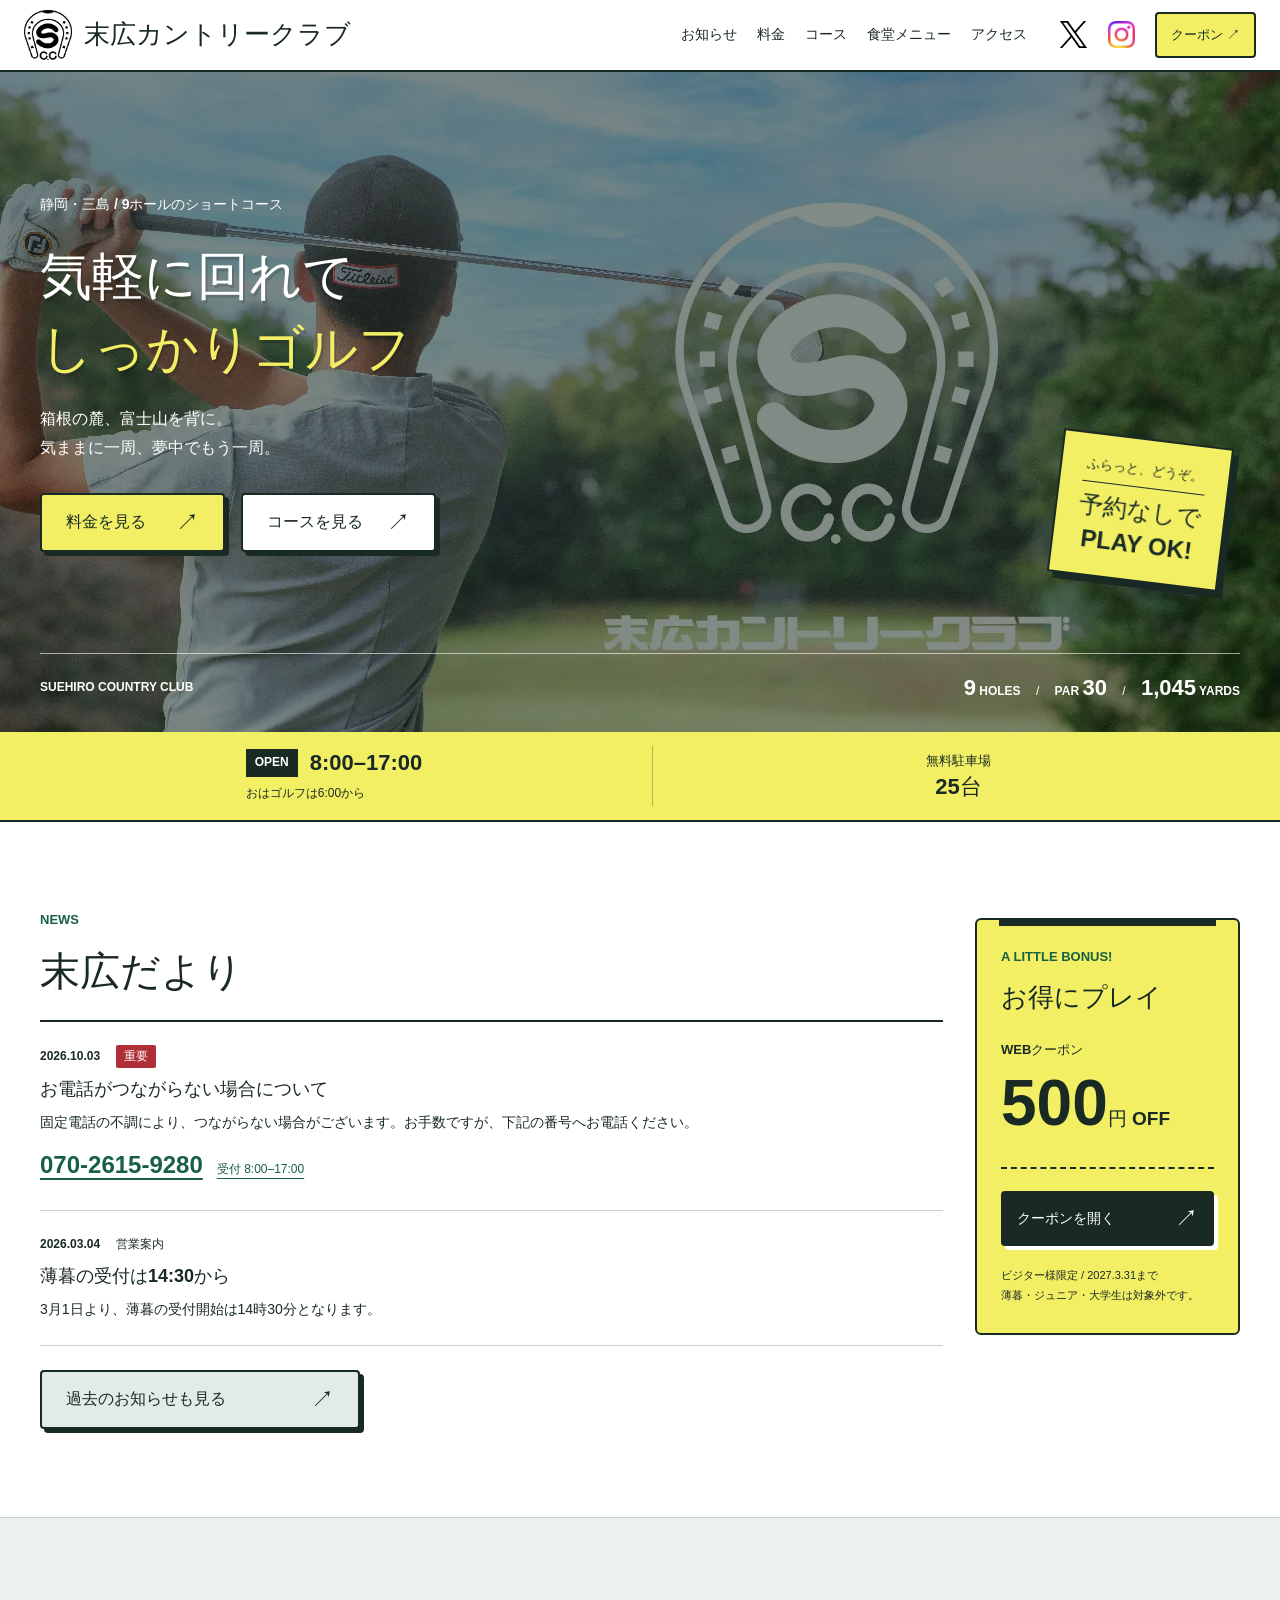
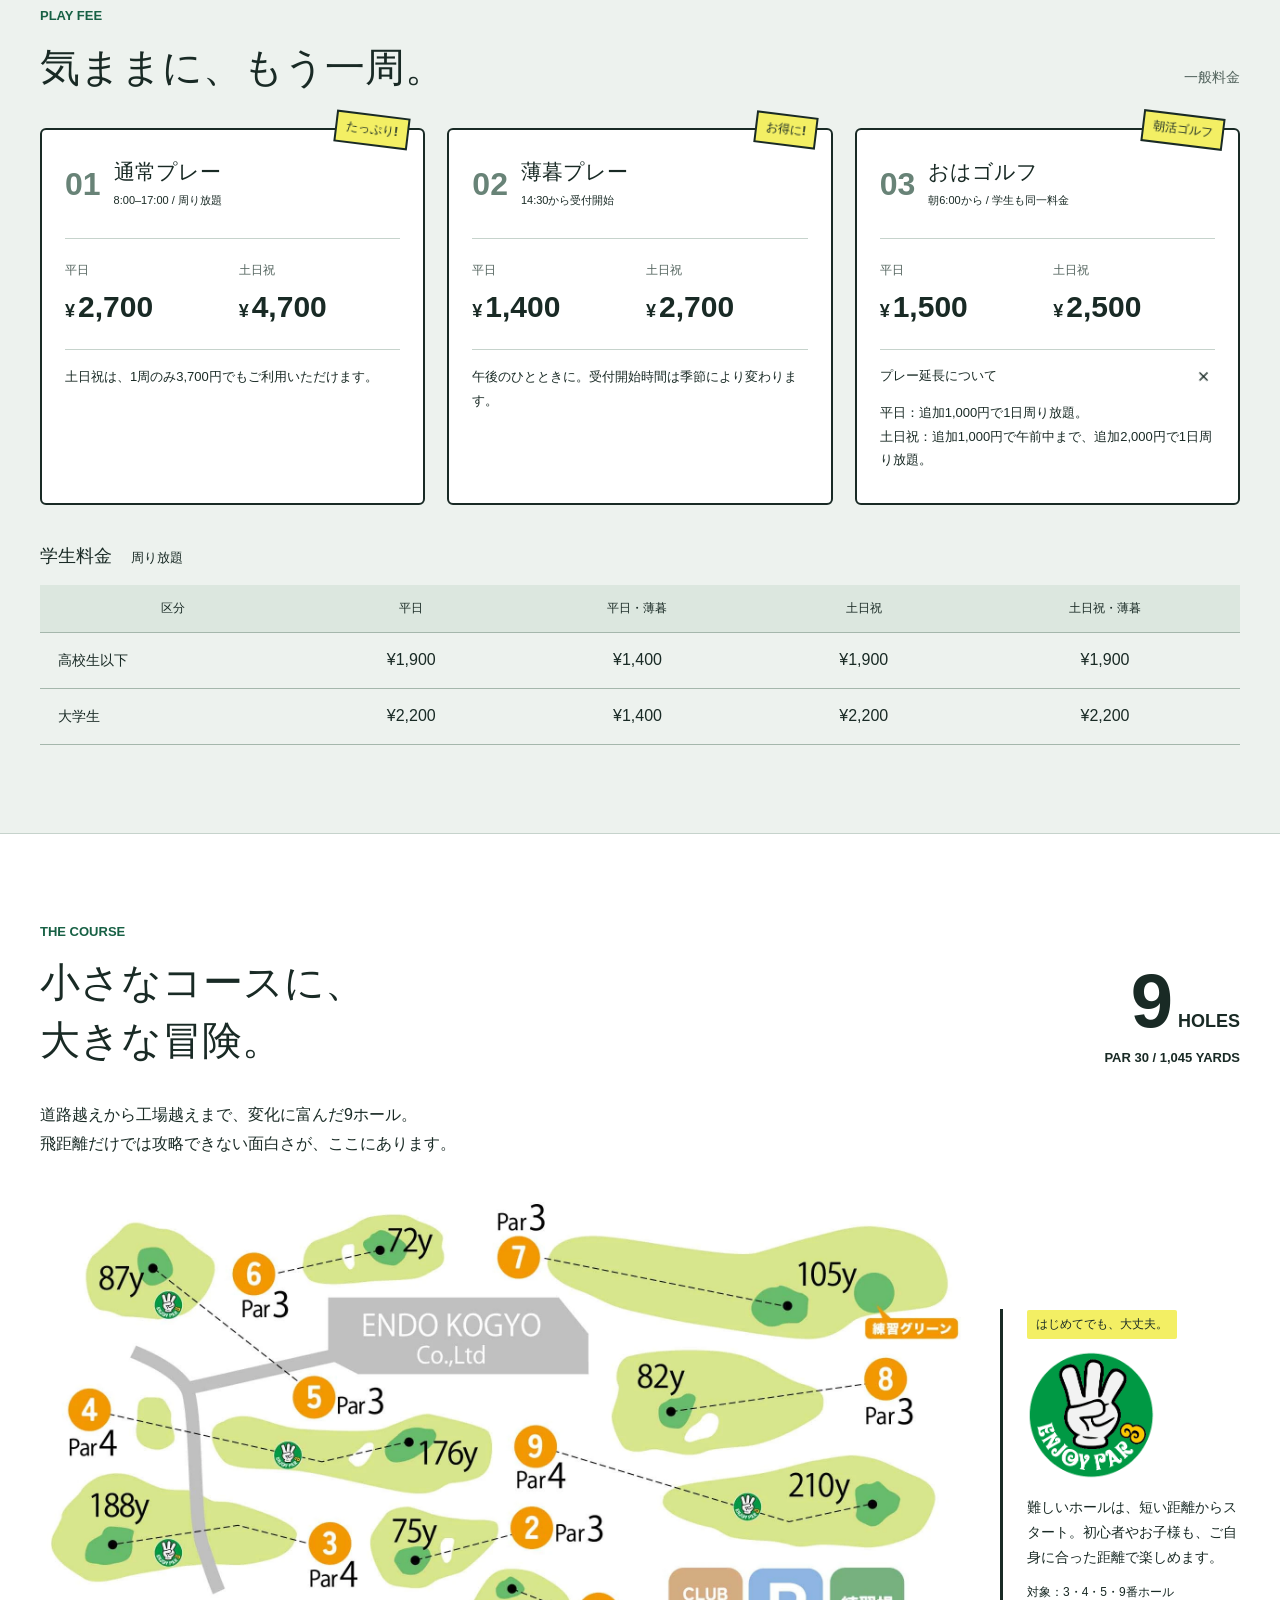
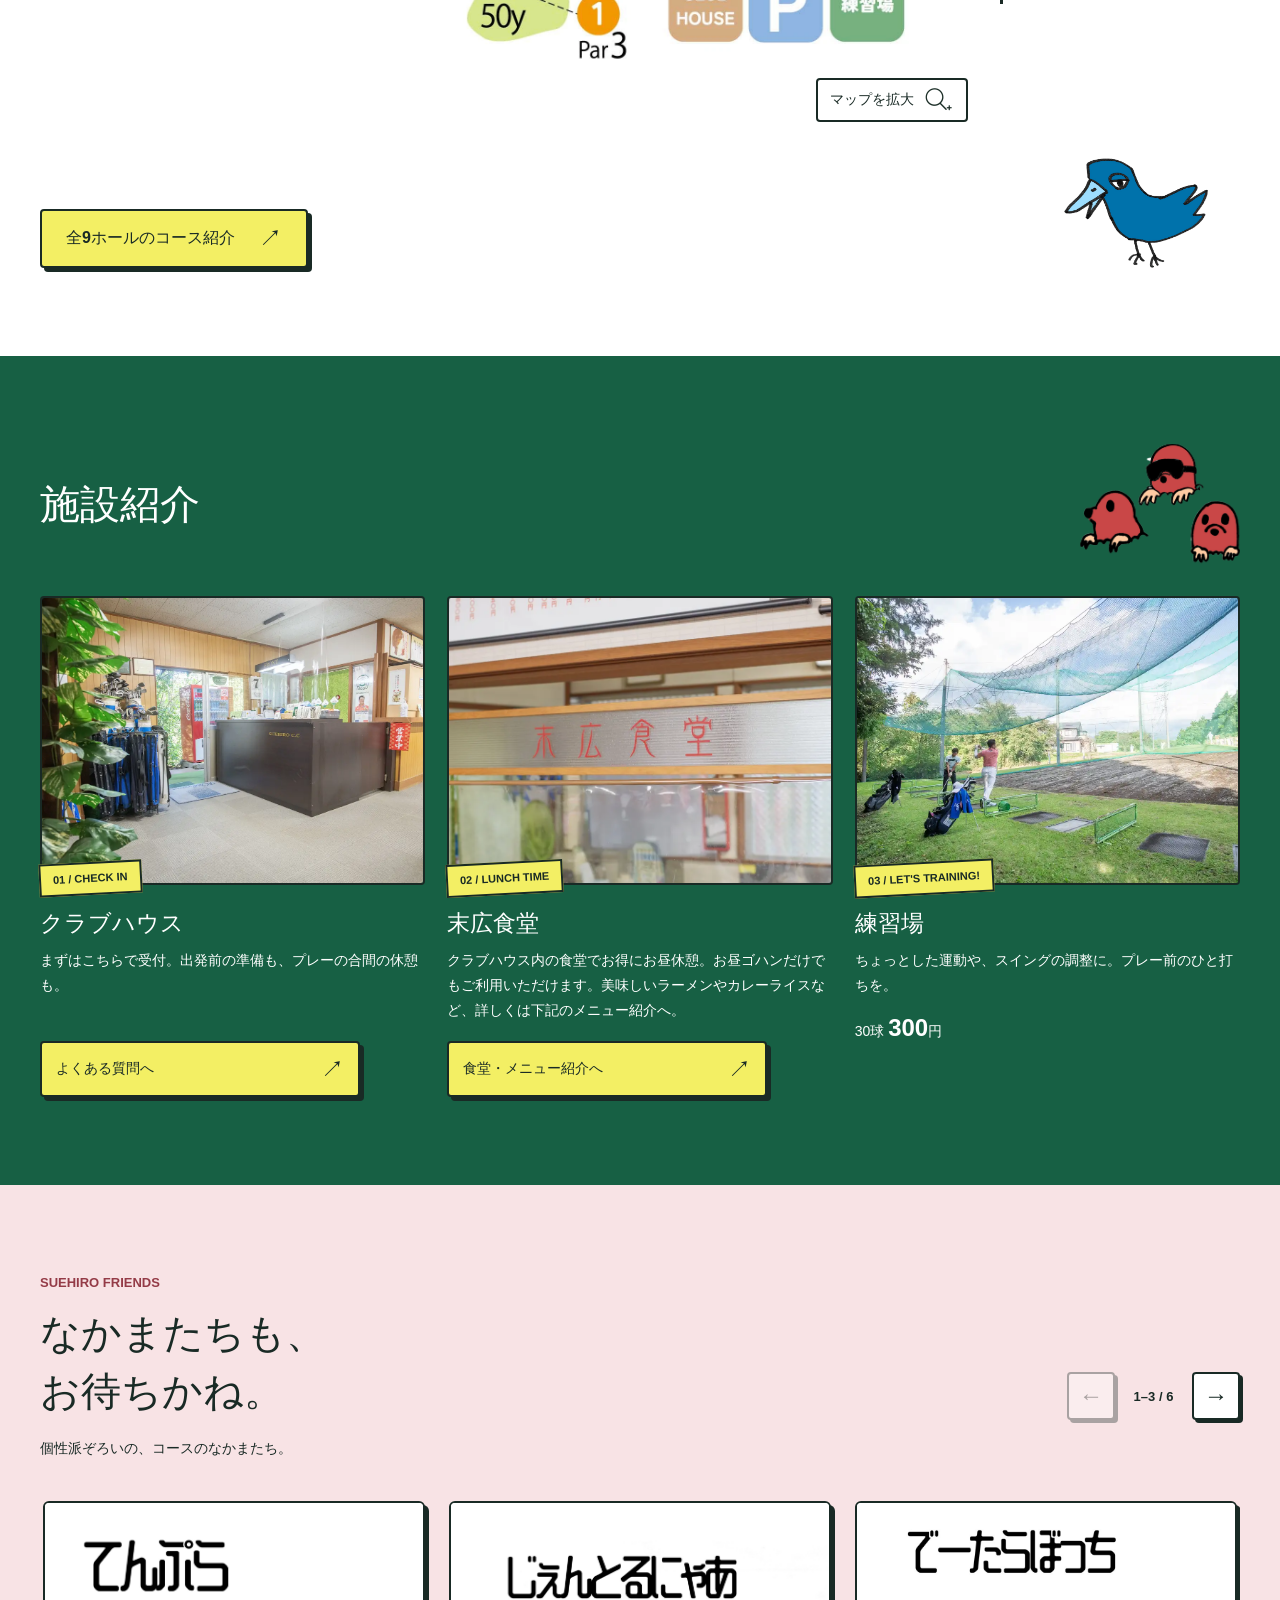
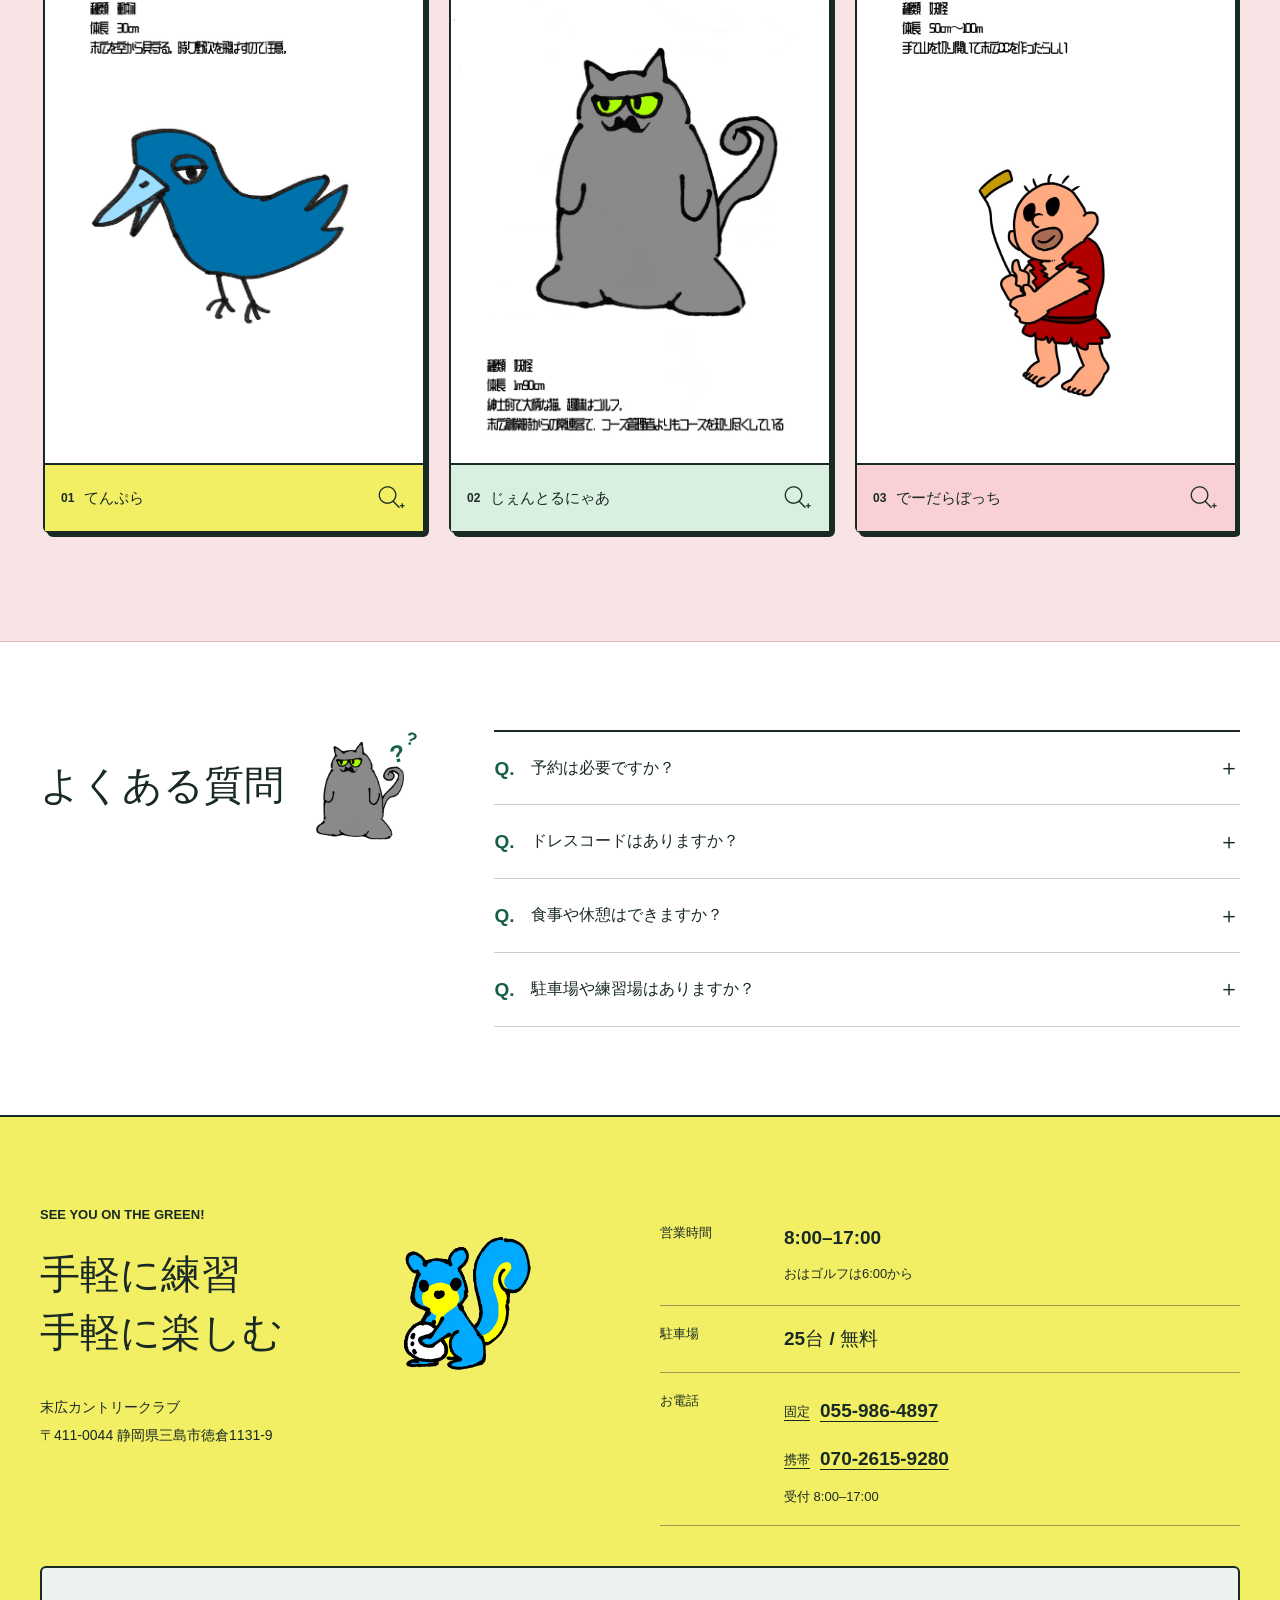
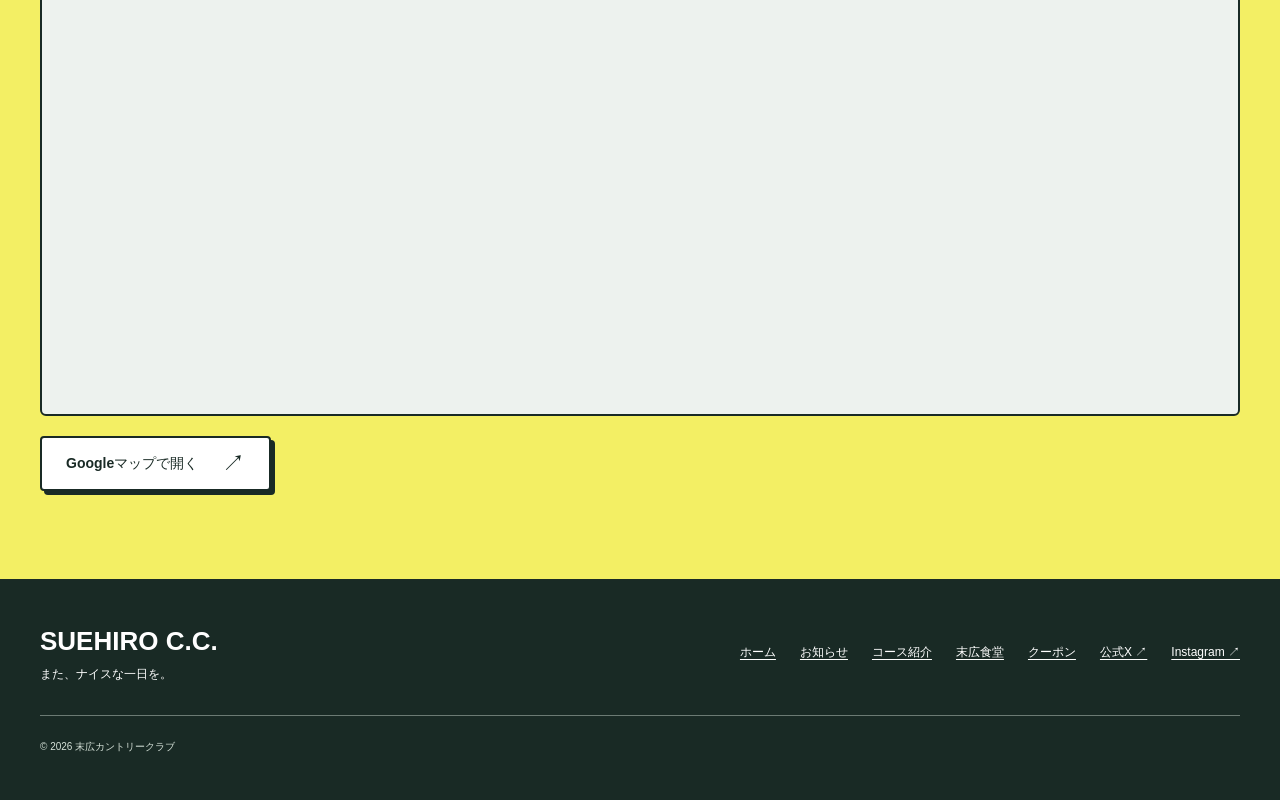
<file: playful-site/index.html>
<!DOCTYPE html>
<html lang="ja">
<head>
  <meta charset="utf-8">
  <meta name="viewport" content="width=device-width, initial-scale=1">
  <meta name="description" content="静岡県三島市の末広カントリークラブ。予約なしで楽しめる9ホールのショートコース。料金、コース、お知らせ、施設・アクセスをご案内します。">
  <meta name="format-detection" content="telephone=no">
  <title>末広カントリークラブ | 気軽に回れて しっかりゴルフ</title>
  <link rel="icon" href="assets/logo.png">
  <!-- 初回描画のメニュー状態を揃える。読込失敗時はリンク一覧に戻す。 -->
  <script>document.documentElement.classList.add("has-js");</script>
  <link rel="stylesheet" href="style.css" fetchpriority="high">
  <script src="script.js" defer fetchpriority="high" onerror="document.documentElement.classList.remove('has-js')"></script>
</head>
<body>
  <a class="skip-link" href="#main">本文へ移動</a>
  <header class="site-header">
    <div class="header-inner">
      <a class="brand" href="#home" aria-label="末広カントリークラブ ホーム">
        <img src="assets/logo.png" width="586" height="619" alt="" loading="eager" decoding="async">
        <span><strong class="brand-name-ja">末広カントリークラブ</strong><strong class="brand-name-en" lang="en">SUEHIRO C.C.</strong></span>
      </a>
      <div class="header-actions">
        <div class="social-links" aria-label="公式SNS"><a href="https://x.com/suehiro_cc" target="_blank" rel="noopener noreferrer" aria-label="公式X（新しいタブ）"><img src="assets/x.svg" width="128" height="128" alt="X" loading="eager" decoding="async"></a><a href="https://www.instagram.com/suehiro.golf" target="_blank" rel="noopener noreferrer" aria-label="公式Instagram（新しいタブ）"><img src="assets/instagram.png" width="128" height="128" alt="Instagram" loading="eager" decoding="async"></a></div>
        <a class="header-coupon" href="coupon.html">クーポン<span aria-hidden="true"> ↗</span></a>
        <button class="menu-toggle" type="button" aria-controls="navigation" aria-label="メニューを開く" aria-expanded="false" hidden><span class="menu-lines" aria-hidden="true"></span><span>メニュー</span></button>
      </div>
      <nav id="navigation" class="navigation" aria-label="メインメニュー">
        <a href="#news">お知らせ</a><a href="#price">料金</a><a href="course.html">コース</a><a href="foodcort.html">食堂メニュー</a><a href="#access">アクセス</a><a class="nav-coupon" href="coupon.html">クーポン</a>
      </nav>
    </div>
  </header>

  <main id="main">
    <section class="hero" id="home" aria-labelledby="hero-title">
      <img class="hero-photo hero-photo-swing" src="assets/course-hero-swing.webp" width="1280" height="1024" alt="青空の下でクラブを振るゴルファーと末広カントリークラブのロゴ" loading="lazy" decoding="async" fetchpriority="high">
      <div class="hero-shade"></div>
      <div class="container hero-content">
        <p class="hero-location">静岡・三島 / 9ホールのショートコース</p>
        <h1 id="hero-title"><span>気軽に回れて</span><span><em>しっかりゴルフ</em></span></h1>
        <p class="hero-description">箱根の麓、富士山を背に。<br>気ままに一周、夢中でもう一周。</p>
        <div class="hero-invitation">
          <div class="hero-actions">
            <a class="button button-yellow" href="#price">料金を見る<span aria-hidden="true">↗</span></a>
            <a class="button button-white" href="course.html">コースを見る<span aria-hidden="true">↗</span></a>
          </div>
          <div class="hero-stamp" aria-hidden="true"><span>ふらっと、どうぞ。</span><strong>予約なしで<br>PLAY OK!</strong></div>
        </div>
        <div class="hero-bottom"><p>SUEHIRO COUNTRY CLUB</p><p><strong>9</strong> HOLES <span>/</span> PAR <strong>30</strong> <span>/</span> <strong>1,045</strong> YARDS</p></div>
      </div>
    </section>

    <div class="essentials" aria-label="ご利用の基本情報">
      <div class="container essentials-inner">
        <p class="opening-hours"><span class="label">OPEN</span><strong>8:00–17:00</strong><span class="early-hours">おはゴルフは6:00から</span></p>
        <p class="parking-note"><span>無料駐車場</span><strong>25台</strong></p>
      </div>
    </div>

    <section id="news" class="section news-section">
      <div class="container news-layout">
        <div class="news-main">
          <div class="section-heading"><div><p class="eyebrow">NEWS</p><h2>末広だより</h2></div></div>
          <!-- news.jsonから生成。更新方法はNEWS.mdを参照。 -->
          <!-- NEWS:LATEST:START -->
          <div class="news-feed">
            <article class="news-item news-important" id="news-phone-contact-20261003" aria-labelledby="news-phone-contact-20261003-title">
              <div class="news-meta"><time datetime="2026-10-03">2026.10.03</time><span class="tag">重要</span></div>
              <h3 id="news-phone-contact-20261003-title"><a href="news.html#news-phone-contact-20261003">お電話がつながらない場合について</a></h3>
              <p>固定電話の不調により、つながらない場合がございます。お手数ですが、下記の番号へお電話ください。</p>
              <a class="phone-link" href="tel:07026159280">070-2615-9280 <span>受付 8:00–17:00</span></a>
            </article>
            <article class="news-item" id="news-twilight-20260304" aria-labelledby="news-twilight-20260304-title">
              <div class="news-meta"><time datetime="2026-03-04">2026.03.04</time><span>営業案内</span></div>
              <h3 id="news-twilight-20260304-title"><a href="news.html#news-twilight-20260304">薄暮の受付は14:30から</a></h3>
              <p>3月1日より、薄暮の受付開始は14時30分となります。</p>
            </article>
          </div>
          <!-- NEWS:LATEST:END -->
          <a class="button button-muted news-all" href="news.html">過去のお知らせも見る<span aria-hidden="true">↗</span></a>
        </div>
        <aside class="coupon-aside" aria-labelledby="coupon-title" data-reveal>
          <p class="eyebrow">A LITTLE BONUS!</p>
          <h2 id="coupon-title"><span class="phrase">お得に</span><span class="phrase">プレイ</span></h2>
          <p class="coupon-discount"><small>WEBクーポン</small><strong>500<span>円 OFF</span></strong></p>
          <a class="button button-ink" href="coupon.html">クーポンを開く<span aria-hidden="true">↗</span></a>
          <p class="fine-print">ビジター様限定 / 2027.3.31まで<br>薄暮・ジュニア・大学生は対象外です。</p>
        </aside>
      </div>
    </section>

    <section id="price" class="section price-section">
      <div class="container">
        <div class="section-heading"><div><p class="eyebrow">PLAY FEE</p><h2>気ままに、もう一周。</h2></div><p class="heading-note">一般料金</p></div>
        <div class="price-grid">
          <article class="price-card" data-reveal><div class="price-card-top"><span class="price-number">01</span><div><h3>通常プレー</h3><p>8:00–17:00 / 周り放題</p></div><span class="price-badge">たっぷり!</span></div><dl class="price-values"><div><dt>平日</dt><dd><span>¥</span>2,700</dd></div><div><dt>土日祝</dt><dd><span>¥</span>4,700</dd></div></dl><p class="price-detail">土日祝は、1周のみ3,700円でもご利用いただけます。</p></article>
          <article class="price-card" data-reveal><div class="price-card-top"><span class="price-number">02</span><div><h3>薄暮プレー</h3><p>14:30から受付開始</p></div><span class="price-badge">お得に!</span></div><dl class="price-values"><div><dt>平日</dt><dd><span>¥</span>1,400</dd></div><div><dt>土日祝</dt><dd><span>¥</span>2,700</dd></div></dl><p class="price-detail">午後のひとときに。受付開始時間は季節により変わります。</p></article>
          <article class="price-card" data-reveal><div class="price-card-top"><span class="price-number">03</span><div><h3>おはゴルフ</h3><p>朝6:00から / 学生も同一料金</p></div><span class="price-badge">朝活ゴルフ</span></div><dl class="price-values"><div><dt>平日</dt><dd><span>¥</span>1,500</dd></div><div><dt>土日祝</dt><dd><span>¥</span>2,500</dd></div></dl><details class="price-extension" open><summary>プレー延長について<span aria-hidden="true">＋</span></summary><div><p>平日：追加1,000円で1日周り放題。</p><p>土日祝：追加1,000円で午前中まで、追加2,000円で1日周り放題。</p></div></details></article>
        </div>
        <div class="student-prices">
          <h3>学生料金 <span>周り放題</span></h3>
          <div class="table-scroll" tabindex="0" role="region" aria-label="学生料金表">
            <table><thead><tr><th scope="col">区分</th><th scope="col">平日</th><th scope="col">平日・薄暮</th><th scope="col">土日祝</th><th scope="col">土日祝・薄暮</th></tr></thead><tbody><tr><th scope="row">高校生以下</th><td>¥1,900</td><td>¥1,400</td><td>¥1,900</td><td>¥1,900</td></tr><tr><th scope="row">大学生</th><td>¥2,200</td><td>¥1,400</td><td>¥2,200</td><td>¥2,200</td></tr></tbody></table>
          </div>
          <p class="scroll-hint" hidden>左右にスクロールして全列を確認できます。</p>
        </div>
      </div>
    </section>

    <section id="course" class="section course-section">
      <div class="container">
        <div class="section-heading"><div><p class="eyebrow">THE COURSE</p><h2>小さなコースに、<br>大きな冒険。</h2></div><p class="course-stats"><strong>9</strong> HOLES <span>PAR 30 / 1,045 YARDS</span></p></div>
        <p class="section-intro">道路越えから工場越えまで、変化に富んだ9ホール。<br>飛距離だけでは攻略できない面白さが、ここにあります。</p>
        <div class="course-overview" data-reveal>
          <a class="course-map" href="assets/course-map-detail.webp" data-image-title="全9ホールのコースマップ" aria-label="全9ホールのコースマップを拡大"><img src="assets/course-map-detail.webp" width="2000" height="1024" alt="各ホールの位置、距離、パー数と施設のコースマップ" loading="lazy" decoding="async"><span class="image-action">マップを拡大<span class="zoom-icon" aria-hidden="true"></span></span></a>
          <div class="enjoy-note">
            <span class="tag tag-yellow">はじめてでも、大丈夫。</span>
            <div class="enjoy-note-content">
              <h3><img class="enjoy-mark" src="assets/enjoy-par3.png" width="283" height="282" alt="ENJOY PAR3" loading="lazy" decoding="async"></h3>
              <div class="enjoy-note-copy"><p>難しいホールは、短い距離からスタート。初心者やお子様も、ご自身に合った距離で楽しめます。</p><p class="fine-print">対象：3・4・5・9番ホール</p></div>
            </div>
          </div>
        </div>
        <div class="section-actions mascot-row"><a class="button button-yellow" href="course.html">全9ホールのコース紹介<span aria-hidden="true">↗</span></a><span class="mascot mascot-tempura" aria-hidden="true"><img src="assets/mascot-tempura.png" width="1575" height="2331" alt="" loading="lazy" decoding="async" fetchpriority="low"></span></div>
      </div>
    </section>

    <section id="facilities" class="section facilities-section">
      <div class="container">
        <div class="section-heading mascot-heading"><h2>施設紹介</h2><span class="mascot mascot-bunker" aria-hidden="true"><img src="assets/mascot-bunker.png" width="1575" height="2331" alt="" loading="lazy" decoding="async" fetchpriority="low"></span></div>
        <div class="facility-grid">
          <article class="facility" data-reveal><div class="facility-image"><img src="assets/clubhouse.webp" width="1200" height="801" alt="クラブハウスの受付" loading="lazy"><span>01 / CHECK IN</span></div><h3>クラブハウス</h3><p>まずはこちらで受付。出発前の準備も、プレーの合間の休憩も。</p><a class="button button-yellow" href="#faq">よくある質問へ<span aria-hidden="true">↗</span></a></article>
          <article class="facility" data-reveal><div class="facility-image"><img src="assets/restaurant.webp" width="1200" height="801" alt="末広食堂の外観" loading="lazy"><span>02 / LUNCH TIME</span></div><h3>末広食堂</h3><p>クラブハウス内の食堂でお得にお昼休憩。お昼ゴハンだけでもご利用いただけます。美味しいラーメンやカレーライスなど、詳しくは下記のメニュー紹介へ。</p><a class="button button-yellow" href="foodcort.html">食堂・メニュー紹介へ<span aria-hidden="true">↗</span></a></article>
          <article class="facility" data-reveal><div class="facility-image"><img src="assets/practice.webp" width="1200" height="801" alt="ネットに囲まれた練習場でスイングするお客様" loading="lazy"><span>03 / LET'S TRAINING!</span></div><h3>練習場</h3><p>ちょっとした運動や、スイングの調整に。プレー前のひと打ちを。</p><p class="practice-price">30球 <strong>300</strong>円</p></article>
        </div>
      </div>
    </section>

    <section id="friends" class="section friends-section">
      <div class="container">
        <div class="section-heading"><div><p class="eyebrow">SUEHIRO FRIENDS</p><h2>なかまたちも、<br>お待ちかね。</h2></div><div class="carousel-controls" hidden><button type="button" class="arrow-button" data-friend-step="-1" aria-label="前のキャラクターへ">←</button><span id="friend-position" aria-live="polite" aria-atomic="true">1 / 6</span><button type="button" class="arrow-button" data-friend-step="1" aria-label="次のキャラクターへ">→</button></div></div>
        <p class="section-intro">個性派ぞろいの、コースのなかまたち。</p>
        <div class="friends-track" tabindex="0" role="region" aria-label="コースのなかまたち。左右にスクロールできます。">
          <article class="friend-card"><a href="assets/friend-tempura.png" data-image-title="てんぷら" aria-label="てんぷらのプロフィールを拡大"><img src="assets/friend-tempura.png" width="1575" height="2331" alt="てんぷらのプロフィール。青い鳥のキャラクター" loading="lazy"><div><span class="friend-index">01</span><h3>てんぷら</h3><span class="zoom-icon friend-open" aria-hidden="true"></span></div></a></article>
          <article class="friend-card"><a href="assets/friend-gentle.png" data-image-title="じぇんとるにゃあ" aria-label="じぇんとるにゃあのプロフィールを拡大"><img src="assets/friend-gentle.png" width="1575" height="2331" alt="じぇんとるにゃあのプロフィール" loading="lazy"><div><span class="friend-index">02</span><h3>じぇんとるにゃあ</h3><span class="zoom-icon friend-open" aria-hidden="true"></span></div></a></article>
          <article class="friend-card"><a href="assets/friend-daidara.jpg" data-image-title="でーだらぼっち" aria-label="でーだらぼっちのプロフィールを拡大"><img src="assets/friend-daidara.jpg" width="1052" height="1557" alt="でーだらぼっちのプロフィール" loading="lazy"><div><span class="friend-index">03</span><h3>でーだらぼっち</h3><span class="zoom-icon friend-open" aria-hidden="true"></span></div></a></article>
          <article class="friend-card"><a href="assets/friend-aorisu.png" data-image-title="アオリス" aria-label="アオリスのプロフィールを拡大"><img src="assets/friend-aorisu.png" width="1575" height="2331" alt="アオリスのプロフィール" loading="lazy"><div><span class="friend-index">04</span><h3>アオリス</h3><span class="zoom-icon friend-open" aria-hidden="true"></span></div></a></article>
          <article class="friend-card"><a href="assets/friend-bunker.png" data-image-title="バンカー" aria-label="バンカーのプロフィールを拡大"><img src="assets/friend-bunker.png" width="1575" height="2331" alt="バンカーのプロフィール。サングラスをかけた3匹のキャラクター" loading="lazy"><div><span class="friend-index">05</span><h3>バンカー</h3><span class="zoom-icon friend-open" aria-hidden="true"></span></div></a></article>
          <article class="friend-card"><a href="assets/friend-bunny.png" data-image-title="スパイスバニー" aria-label="スパイスバニーのプロフィールを拡大"><img src="assets/friend-bunny.png" width="1575" height="2331" alt="スパイスバニーのプロフィール" loading="lazy"><div><span class="friend-index">06</span><h3>スパイスバニー</h3><span class="zoom-icon friend-open" aria-hidden="true"></span></div></a></article>
        </div>
      </div>
    </section>

    <section id="faq" class="section faq-section">
      <div class="container faq-layout">
        <div class="section-heading faq-heading"><h2>よくある質問</h2><span class="faq-mascot" aria-hidden="true"><span class="mascot mascot-gentle" aria-hidden="true"><img src="assets/mascot-gentle.png" width="1575" height="2331" alt="" loading="lazy" decoding="async" fetchpriority="low"></span><span class="faq-question-mark">?</span><span class="faq-question-mark">?</span></span></div>
        <div class="faq-list">
          <details><summary>予約は必要ですか？<span aria-hidden="true">＋</span></summary><div><p>ご予約なしでご利用いただけます。受付後、ご準備が整いましたら順にスタートしてください。当日の営業状況や混雑が気になる場合は、お電話でご確認ください。</p></div></details>
          <details><summary>ドレスコードはありますか？<span aria-hidden="true">＋</span></summary><div><p>服装は自由です。動きやすい服装をおすすめします。コース内は滑りやすい場所がありますので、ゴルフシューズをご利用ください。</p></div></details>
          <details><summary>食事や休憩はできますか？<span aria-hidden="true">＋</span></summary><div><p>クラブハウスで休憩していただけます。お食事には、場内の末広食堂をどうぞ。お食事だけでもご利用いただけます。</p><a class="button button-yellow" href="foodcort.html">食堂・メニュー紹介へ<span aria-hidden="true">↗</span></a></div></details>
          <details><summary>駐車場や練習場はありますか？<span aria-hidden="true">＋</span></summary><div><p>無料駐車場は25台分ございます。練習場は30球300円。7番と8番ホールの間には、パター・アプローチの練習グリーンもあります。</p></div></details>
        </div>
      </div>
    </section>

    <section id="access" class="section access-section">
      <div class="container access-layout">
        <div class="access-intro"><div class="access-heading"><p class="eyebrow">SEE YOU ON THE GREEN!</p><h2><span>手軽に練習</span><span>手軽に楽しむ</span></h2><span class="mascot mascot-aorisu" aria-hidden="true"><img src="assets/mascot-aorisu.png" width="1575" height="2331" alt="" loading="lazy" decoding="async" fetchpriority="low"></span></div><p class="access-address">末広カントリークラブ<br>〒411-0044 静岡県三島市徳倉1131-9</p></div>
        <div class="access-info">
          <dl>
            <div><dt>営業時間</dt><dd>8:00–17:00<br><span>おはゴルフは6:00から</span></dd></div>
            <div><dt>駐車場</dt><dd>25台 / 無料</dd></div>
            <div><dt>お電話</dt><dd class="access-phone"><a href="tel:0559864897"><span>固定</span><span class="phone-number">055-986-4897</span></a><a href="tel:07026159280"><span>携帯</span><span class="phone-number">070-2615-9280</span></a><span>受付 8:00–17:00</span></dd></div>
          </dl>
        </div>
      </div>
      <div class="container access-map">
        <iframe title="末広カントリークラブの周辺地図" width="1200" height="450" loading="lazy" referrerpolicy="no-referrer-when-downgrade" allowfullscreen src="https://www.google.com/maps/embed?pb=!1m18!1m12!1m3!1d3262.087512557805!2d138.92224587576436!3d35.154438172762!2m3!1f0!2f0!3f0!3m2!1i1024!2i768!4f13.1!3m3!1m2!1s0x60199a5728252f2b%3A0xbb541b44c5382948!2z5pyr5bqD44Kr44Oz44OI44Oq44O844Kv44Op44OW!5e0!3m2!1sja!2sjp!4v1761012588226!5m2!1sja!2sjp"></iframe>
        <a class="button button-white" href="https://www.google.com/maps/search/?api=1&query=末広カントリークラブ+静岡県三島市徳倉1131-9" target="_blank" rel="noopener noreferrer">Googleマップで開く<span aria-hidden="true">↗</span><span class="sr-only">（新しいタブ）</span></a>
      </div>
    </section>
  </main>

  <footer class="site-footer"><div class="container footer-inner"><a class="footer-brand" href="#home">SUEHIRO C.C.<span>また、ナイスな一日を。</span></a><nav class="footer-links" aria-label="フッターメニュー"><a href="#home" aria-current="page">ホーム</a><a href="news.html">お知らせ</a><a href="course.html">コース紹介</a><a href="foodcort.html">末広食堂</a><a href="coupon.html">クーポン</a><a href="https://x.com/suehiro_cc" target="_blank" rel="noopener noreferrer">公式X ↗<span class="sr-only">（新しいタブ）</span></a><a href="https://www.instagram.com/suehiro.golf" target="_blank" rel="noopener noreferrer">Instagram ↗<span class="sr-only">（新しいタブ）</span></a></nav><small>© <span id="year">2026</span> 末広カントリークラブ</small></div></footer>

  <dialog class="image-dialog" aria-labelledby="image-title">
    <div class="dialog-toolbar"><h2 id="image-title"></h2><div><button type="button" class="zoom-button" aria-pressed="false">拡大する</button><button type="button" class="dialog-close" autofocus>閉じる <span aria-hidden="true">×</span></button></div></div>
    <div class="dialog-stage" tabindex="0" aria-label="画像">
      <p class="image-loading" role="status" hidden>画像を読み込んでいます。<br><span>そのままお待ちいただくか、閉じて本文をご覧ください。</span></p>
      <img class="dialog-image" alt="" decoding="async" fetchpriority="high">
      <div class="image-error" hidden><p role="status">画像を読み込めませんでした。通信状態をご確認ください。</p><button type="button" class="image-retry">もう一度読み込む</button><a class="original-image" href="assets/coupon.webp">画像を直接開く</a></div>
    </div>
    <p class="dialog-caption" hidden></p>
  </dialog>
</body>
</html>
</file>
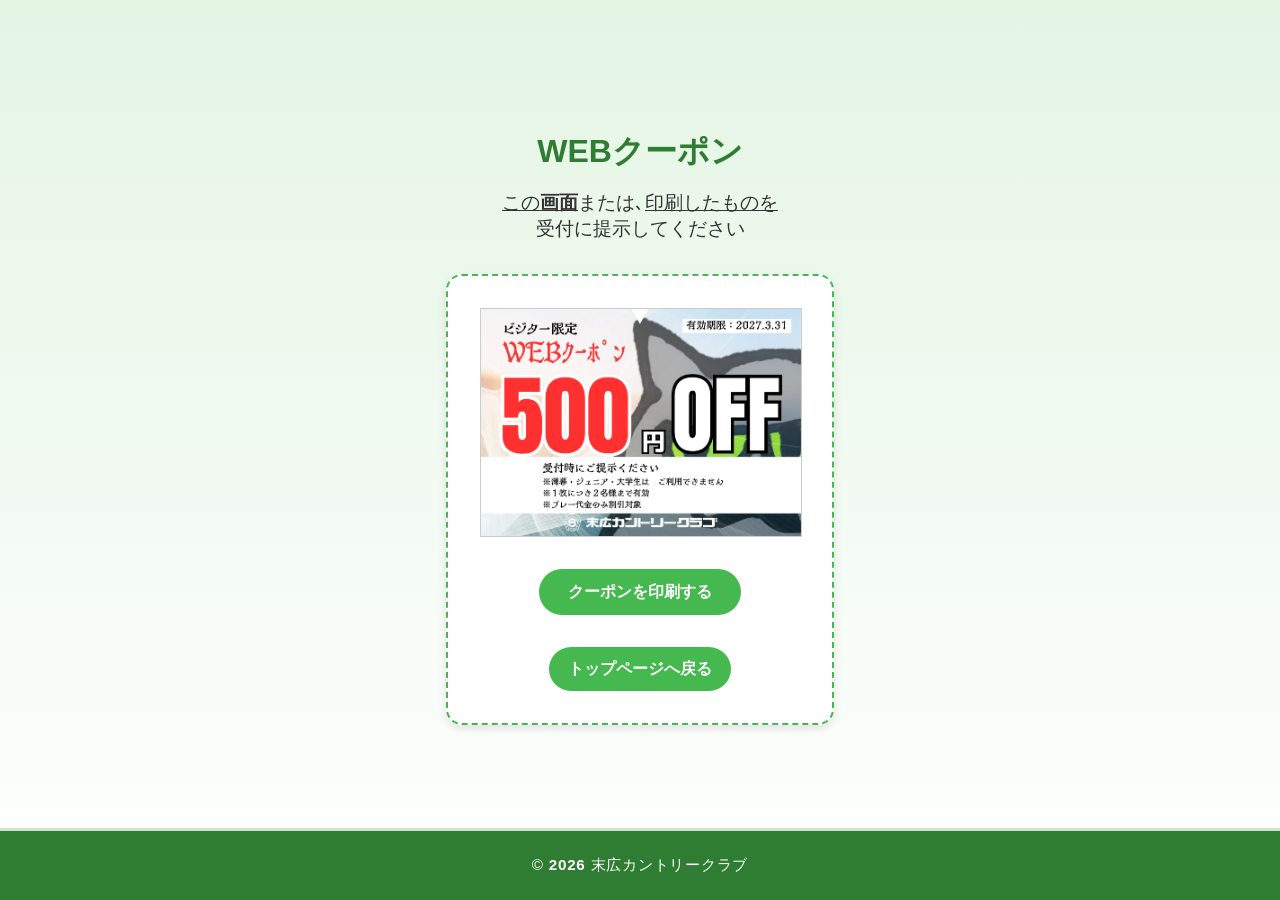
<file: coupon.html>
<!DOCTYPE html>
<html lang="ja">

<head>
  <meta charset="UTF-8">
  <meta name="viewport" content="width=device-width, initial-scale=1.0">
  <title>WEB限定クーポン | 末広カントリークラブ</title>
  <meta name="description" content="末広ゴルフ場のWEBクーポンページ。この画面を受付にご提示ください。">
  <link rel="icon" href="rogo3.ico">
  <link rel="stylesheet" href="coupon.css">
</head>

<body>
  <main class="coupon">
    <section class="coupon-header">
      <h1>WEBクーポン</h1>
      <h2><u>この<strong>画面</strong></u>または､<u>印刷したものを</u><br>受付に提示してください</h2>
    </section>

    <div class="ticket">
      <img src="couponImage/Webcoupon.webp" alt="末広ゴルフ場Webクーポン" class="coupon-img">
      <div class="antiprinto">
        <!-- 印刷ボタン -->
        <button class="btn print-btn" onclick="window.print()">クーポンを印刷する</button>
        <!-- 戻る -->
        <a href="index.html" class="btn back-btn">トップページへ戻る</a>
      </div>
    </div>
  </main>

  <!-- フッター -->
  <footer class="site-footer" role="contentinfo">
    <div class="container footer-inner">
      <small>© <span id="year"></span> 末広カントリークラブ</small>
    </div>
  </footer>

  <script>
    // 年号を自動更新
    document.getElementById('year').textContent = new Date().getFullYear();
  </script>
</body>

</html>
</file>
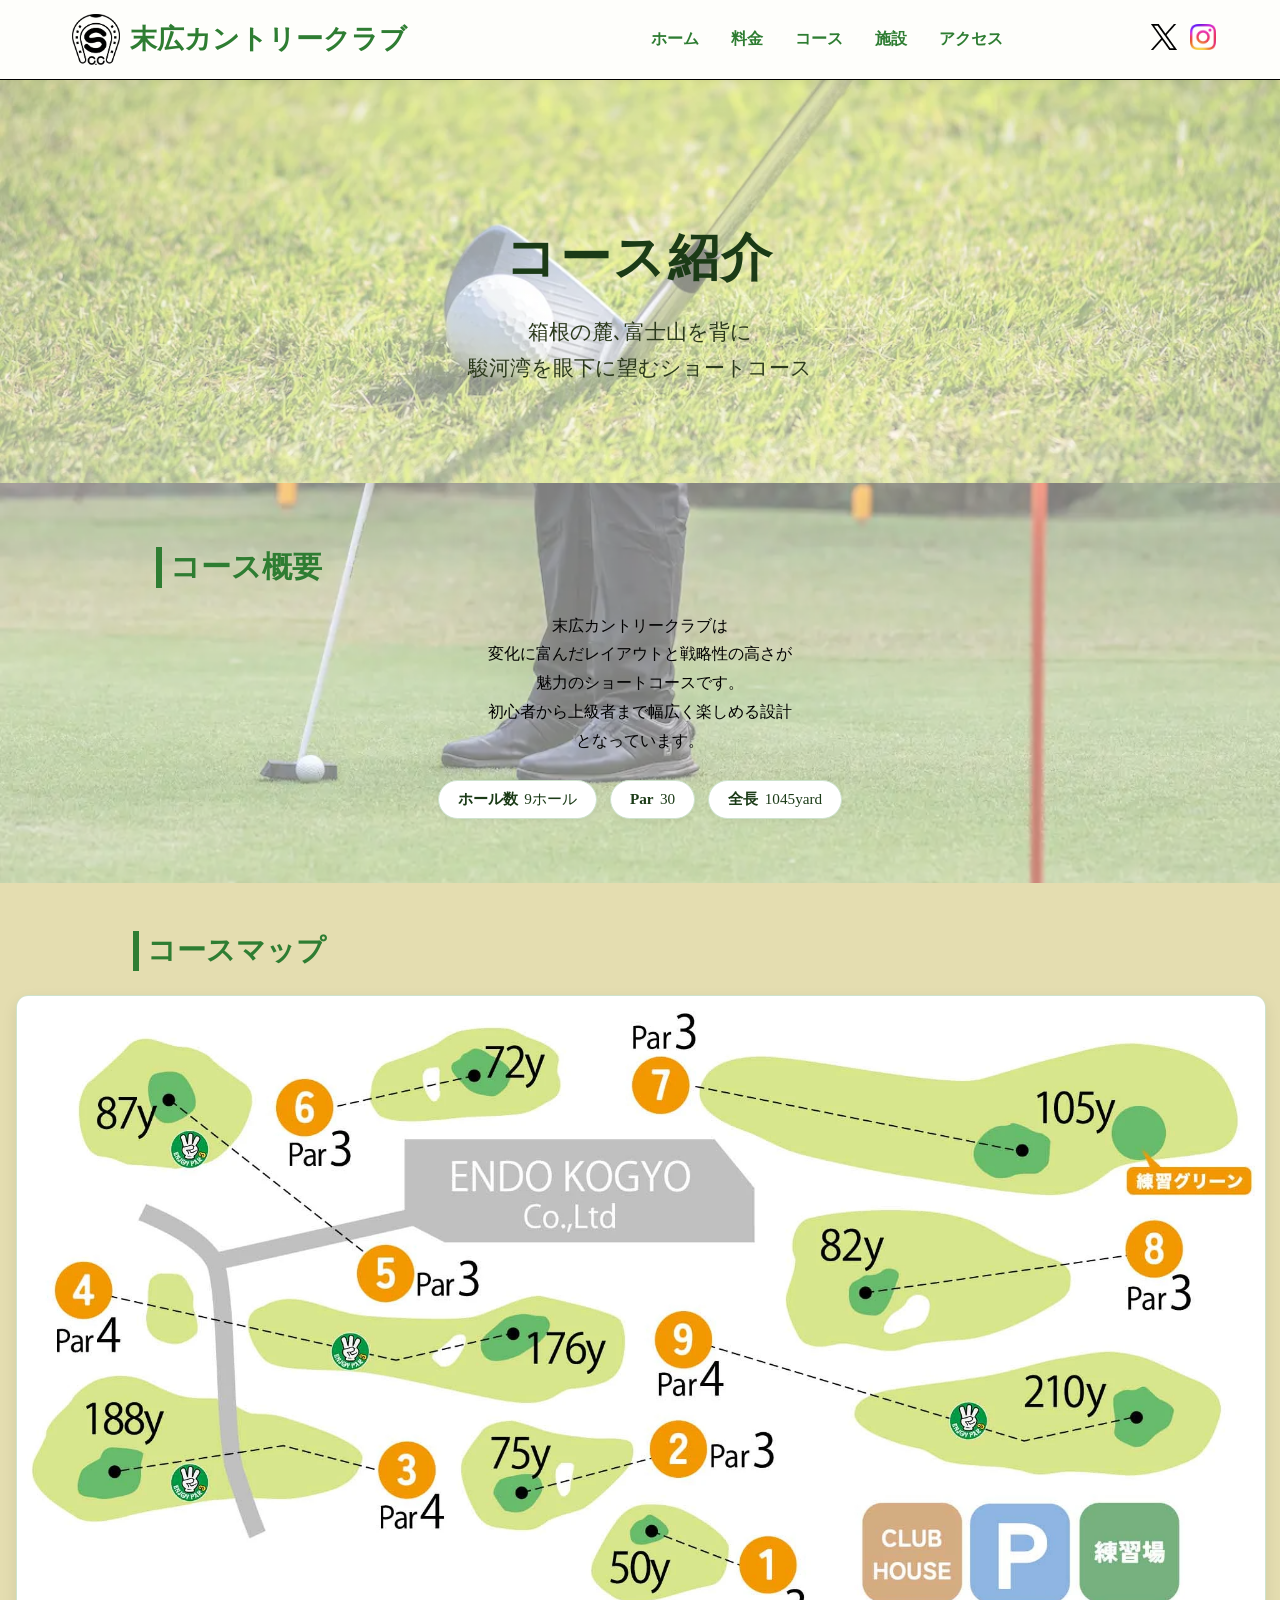
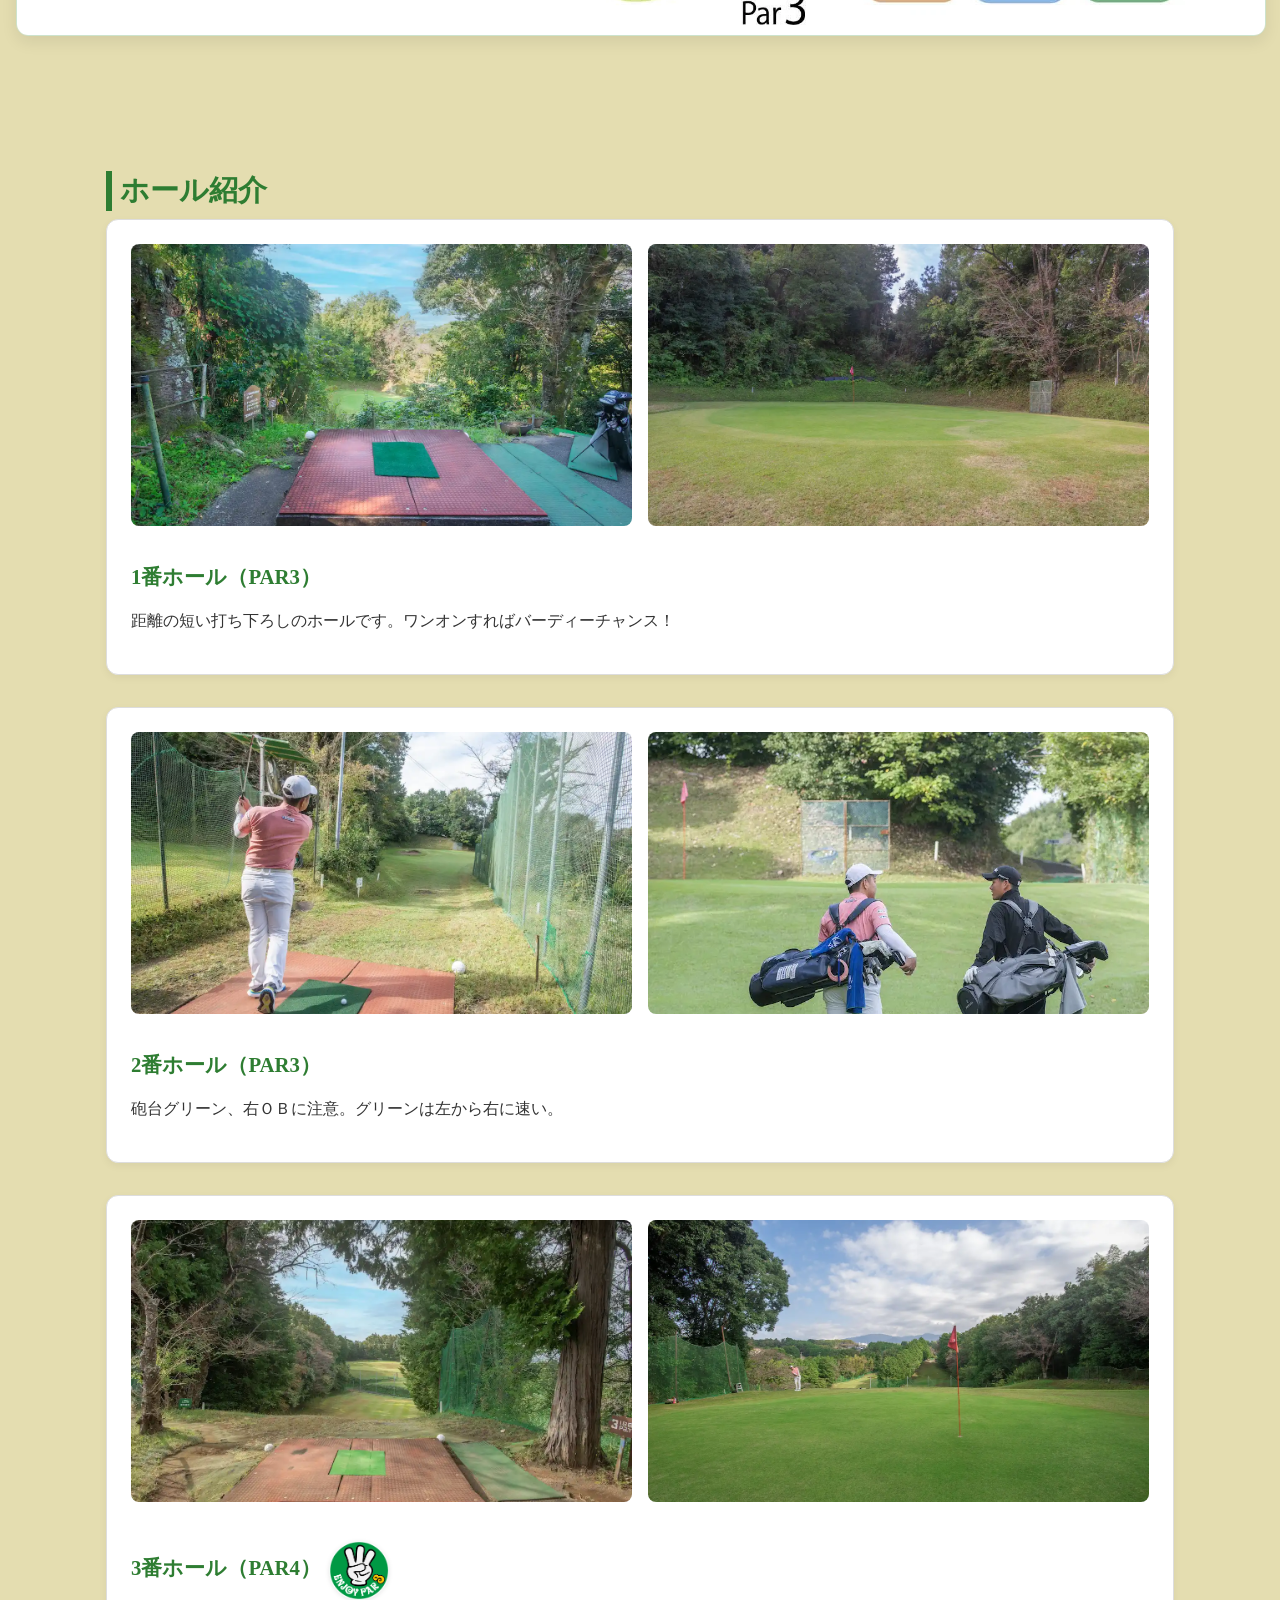
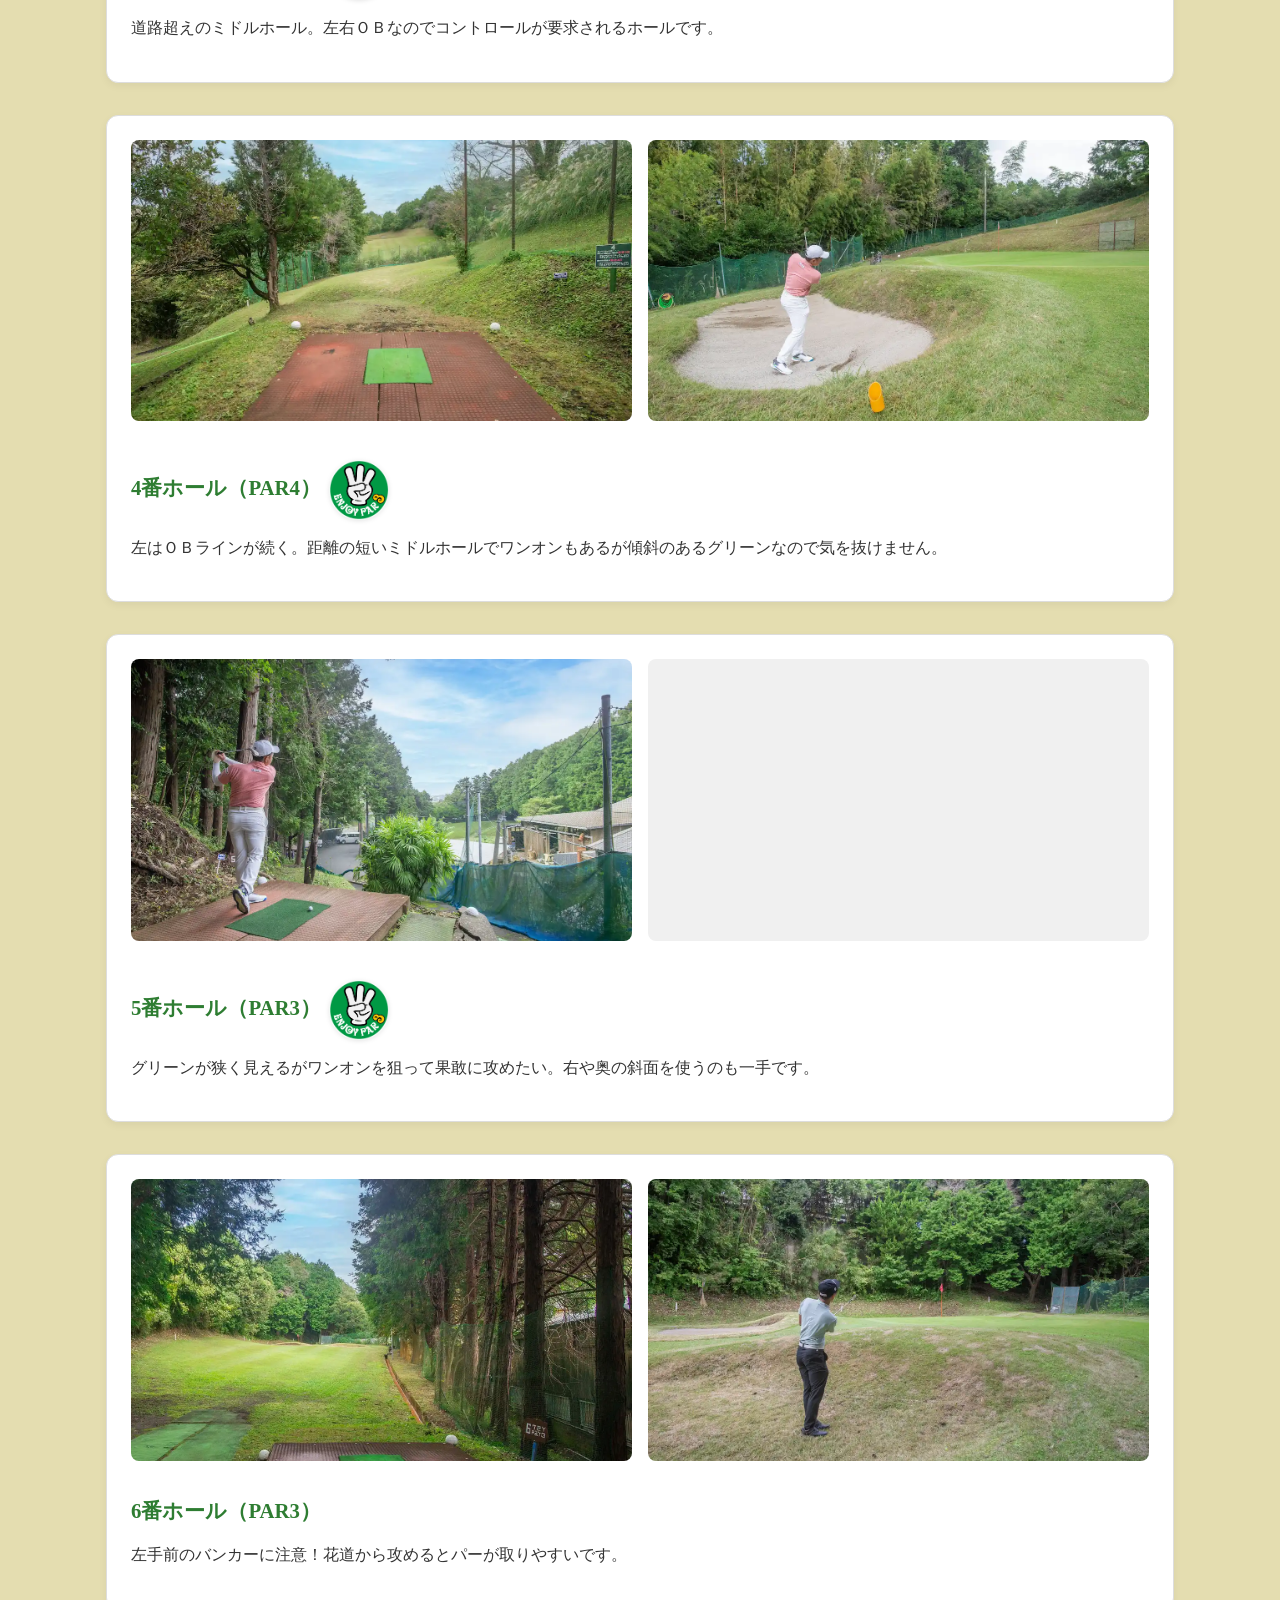
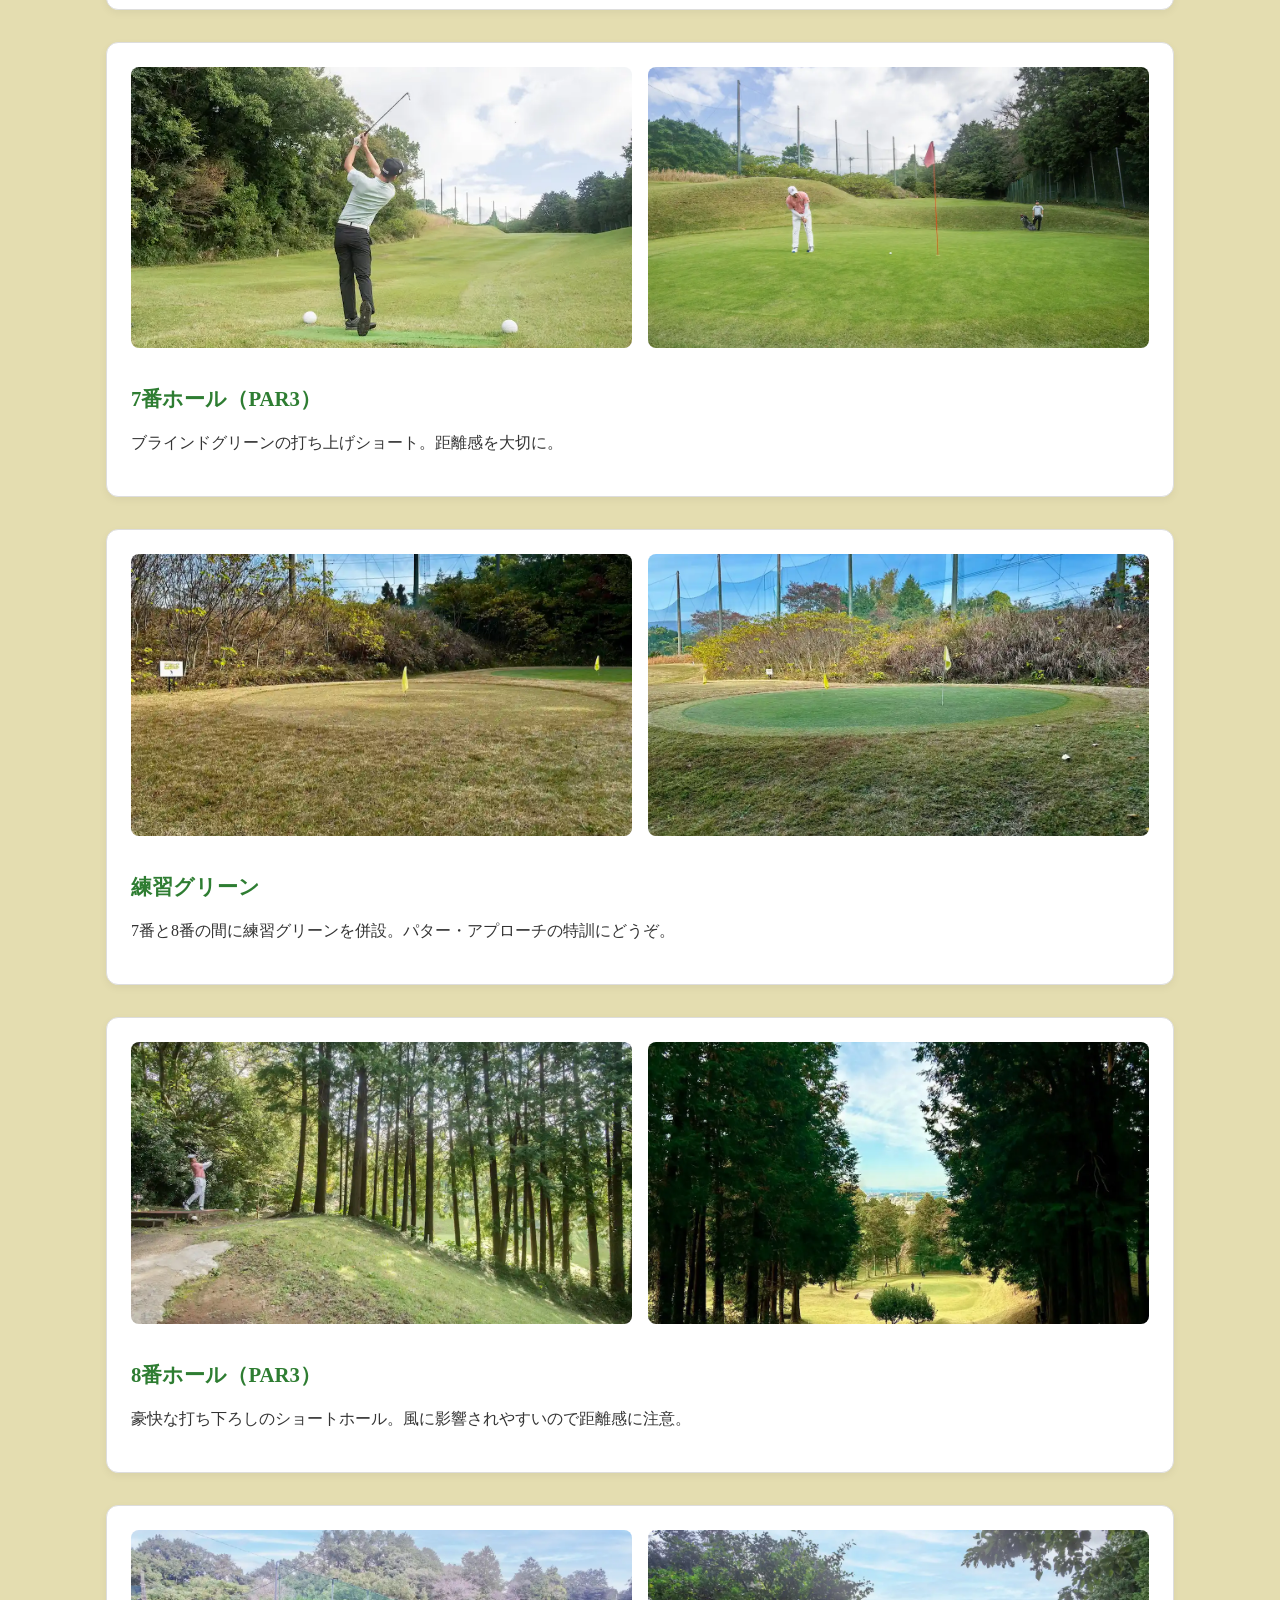
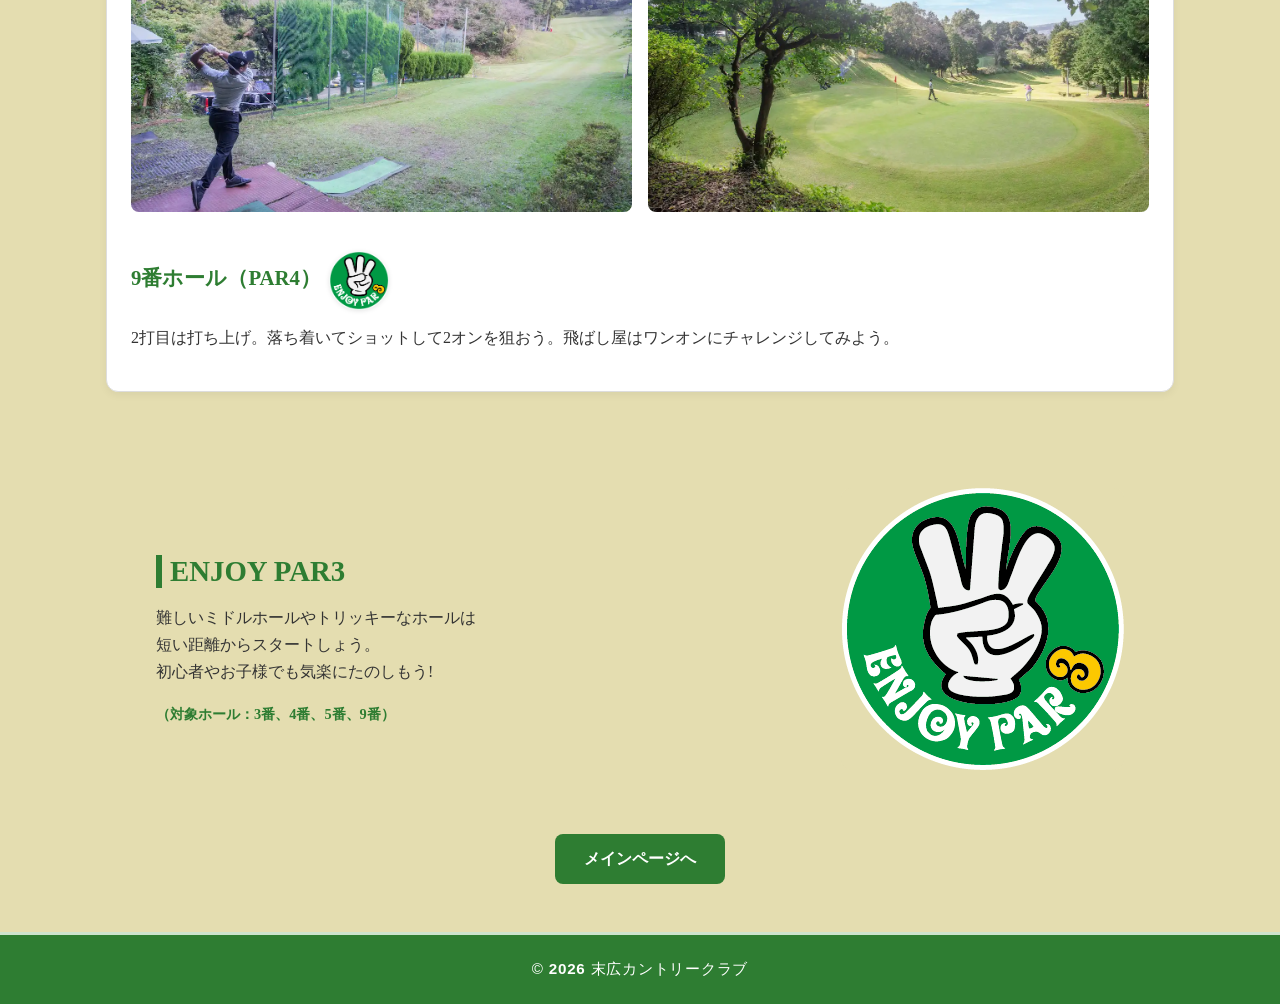
<file: course.html>
<!DOCTYPE html>
<html lang="ja">

<head>
    <meta charset="UTF-8" />
    <meta name="viewport" content="width=device-width, initial-scale=1.0" />
    <title>末広C.C | コース紹介</title>
    <link rel="icon" href="rogo3.ico">
    <link rel="stylesheet" href="course.css" />
</head>

<body>

    <!-- ヘッダー -->
    <header class="site-header" role="banner">
        <div class="container header-inner">

      <a href="index.html" class="brand">
        <img src="image/rogo2.png" alt="末広カントリークラブ ロゴ" class="brand-rogo">
        <span class="brand-name">
          <span class="pc-name">末広カントリークラブ</span>
          <span class="sp-name">末広C.C</span>
        </span>
      </a>

            <!-- SNSリンク（右上配置） -->
            <div class="sns-links">
                <a href="https://x.com/suehiro_cc" target="_blank" rel="noopener noreferrer" aria-label="公式X（旧Twitter）へ">
                    <img src="image/X_logo.svg" alt="X" loading="lazy">
                </a>
                <a href="https://www.instagram.com/suehiro.golf?utm_source=ig_web_button_share_sheet&igsh=ZDNlZDc0MzIxNw=="
                    target="_blank" rel="noopener noreferrer" aria-label="Instagramへ">
                    <img src="image/Instagram_logo.png" alt="Instagram" loading="lazy">
                </a>
            </div>

            <!-- メニュー開閉スイッチ -->
            <input type="checkbox" id="nav-toggle" class="nav-toggle" aria-label="メニューを開閉">
            <label class="hamburger" for="nav-toggle" role="button" tabindex="0" aria-controls="site-nav" aria-expanded="false">
                <span></span>
            </label>

            <!-- ナビゲーション -->
            <nav id="site-nav" class="site-nav" role="navigation" aria-label="メインメニュー">
                <ul>
                    <li><a href="index.html#home">ホーム</a></li>
                    <li><a href="index.html#price-general">料金</a></li>
                    <li><a href="index.html#course">コース</a></li>
                    <li><a href="index.html#facilities">施設</a></li>
                    <li><a href="index.html#access">アクセス</a></li>
                </ul>
            </nav>
        </div>
    </header>

    <main id="main">
    <!-- 見出しエリア -->
    <section class="midasi">
        <div class="midasi-inner">
            <h1>コース紹介</h1>
            <p>箱根の麓､富士山を背に<br>駿河湾を眼下に望むショートコース</p>
        </div>
    </section>

    <!-- コース概要 -->
    <section class="course-overview">
        <div class="container">
            <h2>コース概要</h2>
            <p>
                末広カントリークラブは<br>変化に富んだレイアウトと戦略性の高さが<br>魅力のショートコースです。<br>
                初心者から上級者まで幅広く楽しめる設計<br>となっています。
            </p>

            <div class="course-stats">
                <div><strong>ホール数</strong><span>9ホール</span></div>
                <div><strong>Par</strong><span>30</span></div>
                <div><strong>全長</strong><span>1045yard</span></div>
            </div>
        </div>
    </section>

    <!-- コースマップ -->
    <section class="course-map">
        <h2>コースマップ</h2>
        <img src="courseImage/course.webp" alt="コース全体マップ" loading="lazy" decoding="async">
    </section>

<!-- =====================================================
   ホール紹介
===================================================== -->
<section class="hole-intro">
  <div class="container">
    <h2>ホール紹介</h2>

    <!-- === 1番ホール === -->
    <article class="hole">
      <div class="hole-photos">
        <img src="courseImage/h1s.webp" alt="1番ホール ティー" loading="lazy" decoding="async">
        <img src="courseImage/h1g.webp" alt="1番ホール グリーン" loading="lazy" decoding="async">
      </div>
      <div class="hole-info">
        <h3>1番ホール（PAR3）</h3>
        <p>距離の短い打ち下ろしのホールです。ワンオンすればバーディーチャンス！</p>
      </div>
    </article>

    <!-- === 2番ホール === -->
    <article class="hole">
      <div class="hole-photos">
        <img src="courseImage/h2s.webp" alt="2番ホール ティー" loading="lazy" decoding="async">
        <img src="courseImage/h2g.webp" alt="2番ホール グリーン" loading="lazy" decoding="async">
      </div>
      <div class="hole-info">
        <h3>2番ホール（PAR3）</h3>
        <p>砲台グリーン、右ＯＢに注意。グリーンは左から右に速い。</p>
      </div>
    </article>

    <!-- === 3番ホール（ロゴ付き） === -->
    <article class="hole">
      <div class="hole-photos">
        <img src="courseImage/h3s.webp" alt="3番ホール ティー" loading="lazy" decoding="async">
        <img src="courseImage/h3g.webp" alt="3番ホール グリーン" loading="lazy" decoding="async">
      </div>
      <div class="hole-info">
        <h3>
          3番ホール（PAR4）
          <img src="courseImage/par3-002.png" alt="PAR3ロゴ" class="par-logo par3" loading="lazy" decoding="async">
        </h3>
        <p>道路超えのミドルホール。左右ＯＢなのでコントロールが要求されるホールです。</p>
      </div>
    </article>

    <!-- === 4番ホール（ロゴ付き） === -->
    <article class="hole">
      <div class="hole-photos">
        <img src="courseImage/h4s.webp" alt="4番ホール ティー" loading="lazy" decoding="async">
        <img src="courseImage/h4g.webp" alt="4番ホール グリーン" loading="lazy" decoding="async">
      </div>
      <div class="hole-info">
        <h3>
          4番ホール（PAR4）
          <img src="courseImage/par3-002.png" alt="PAR3ロゴ" class="par-logo par3" loading="lazy" decoding="async">
        </h3>
        <p>左はＯＢラインが続く。距離の短いミドルホールでワンオンもあるが傾斜のあるグリーンなので気を抜けません。</p>
      </div>
    </article>

    <!-- === 5番ホール（ロゴ付き） === -->
    <article class="hole">
      <div class="hole-photos">
        <img src="courseImage/h5s.webp" alt="5番ホール ティー" loading="lazy" decoding="async">
        <img src="courseImage/h5p3&g.webp" alt="5番ホール グリーン" loading="lazy" decoding="async">
      </div>
      <div class="hole-info">
        <h3>
          5番ホール（PAR3）
          <img src="courseImage/par3-002.png" alt="PAR3ロゴ" class="par-logo par3" loading="lazy" decoding="async">
        </h3>
        <p>グリーンが狭く見えるがワンオンを狙って果敢に攻めたい。右や奥の斜面を使うのも一手です。</p>
      </div>
    </article>

    <!-- === 6番ホール === -->
    <article class="hole">
      <div class="hole-photos">
        <img src="courseImage/h6s.webp" alt="6番ホール ティー" loading="lazy" decoding="async">
        <img src="courseImage/h6g.webp" alt="6番ホール グリーン" loading="lazy" decoding="async">
      </div>
      <div class="hole-info">
        <h3>6番ホール（PAR3）</h3>
        <p>左手前のバンカーに注意！花道から攻めるとパーが取りやすいです。</p>
      </div>
    </article>

    <!-- === 7番ホール === -->
    <article class="hole">
      <div class="hole-photos">
        <img src="courseImage/h7s.webp" alt="7番ホール ティー" loading="lazy" decoding="async">
        <img src="courseImage/h7g.webp" alt="7番ホール グリーン" loading="lazy" decoding="async">
      </div>
      <div class="hole-info">
        <h3>7番ホール（PAR3）</h3>
        <p>ブラインドグリーンの打ち上げショート。距離感を大切に。</p>
      </div>
    </article>

    <!-- === 練習グリーン === -->
    <article class="hole">
      <div class="hole-photos">
        <img src="courseImage/hPa.webp" alt="アプローチ練習グリーン" loading="lazy" decoding="async">
        <img src="courseImage/hPp.webp" alt="パター練習グリーン" loading="lazy" decoding="async">
      </div>
      <div class="hole-info">
        <h3>練習グリーン</h3>
        <p>7番と8番の間に練習グリーンを併設。パター・アプローチの特訓にどうぞ。</p>
      </div>
    </article>

    <!-- === 8番ホール === -->
    <article class="hole">
      <div class="hole-photos">
        <img src="courseImage/h8s.webp" alt="8番ホール ティー" loading="lazy" decoding="async">
        <img src="courseImage/h8g.webp" alt="8番ホール グリーン" loading="lazy" decoding="async">
      </div>
      <div class="hole-info">
        <h3>8番ホール（PAR3）</h3>
        <p>豪快な打ち下ろしのショートホール。風に影響されやすいので距離感に注意。</p>
      </div>
    </article>

    <!-- === 9番ホール（ロゴ付き） === -->
    <article class="hole">
      <div class="hole-photos">
        <img src="courseImage/h9s.webp" alt="9番ホール ティー" loading="lazy" decoding="async">
        <img src="courseImage/h9g.webp" alt="9番ホール グリーン周り" loading="lazy" decoding="async">
      </div>
      <div class="hole-info">
        <h3>
          9番ホール（PAR4）
          <img src="courseImage/par3-002.png" alt="PAR3ロゴ" class="par-logo par3" loading="lazy" decoding="async">
        </h3>
        <p>2打目は打ち上げ。落ち着いてショットして2オンを狙おう。飛ばし屋はワンオンにチャレンジしてみよう。</p>
      </div>
    </article>

  </div>
</section>

<!-- =====================================================
 ENJOY PAR3 セクション
===================================================== -->
<section id="enjoy-par3" class="enjoy-par3">
  <div class="container">
    <div class="enjoy-inner">
      <div class="enjoy-text">
        <h2>ENJOY PAR3</h2>
        <p>
          難しいミドルホールやトリッキーなホールは<br>
          短い距離からスタートしょう。<br>
          初心者やお子様でも気楽にたのしもう!
        </p>
        <p class="target">（対象ホール：3番、4番、5番、9番）</p>
      </div>
      <div class="enjoy-image">
        <img src="courseImage/par3-002.png" alt="ENJOY PAR3 イメージ" loading="lazy" decoding="async">
      </div>
    </div>
  </div>
</section>


    <!-- 戻る -->
    <div class="back">
      <a href="index.html" class="btn back-btn">メインページへ</a>
    </div>
    </main>

    <!-- フッター -->
    <footer class="site-footer">
        <small>© <span id="year"></span> 末広カントリークラブ</small>
    </footer>

    <script>
        const navToggle = document.getElementById("nav-toggle");
        const hamburger = document.querySelector(".hamburger");
        const navLinks = document.querySelectorAll(".site-nav a");

        if (navToggle && hamburger) {
            const syncNavState = () => {
                hamburger.setAttribute("aria-expanded", navToggle.checked ? "true" : "false");
            };

            navToggle.addEventListener("change", syncNavState);
            hamburger.addEventListener("keydown", (event) => {
                if (event.key === "Enter" || event.key === " ") {
                    event.preventDefault();
                    navToggle.checked = !navToggle.checked;
                    syncNavState();
                }
            });
            navLinks.forEach((link) => {
                link.addEventListener("click", () => {
                    navToggle.checked = false;
                    syncNavState();
                });
            });
            syncNavState();
        }

        document.getElementById("year").textContent = new Date().getFullYear();
    </script>

</body>

</html>
</file>
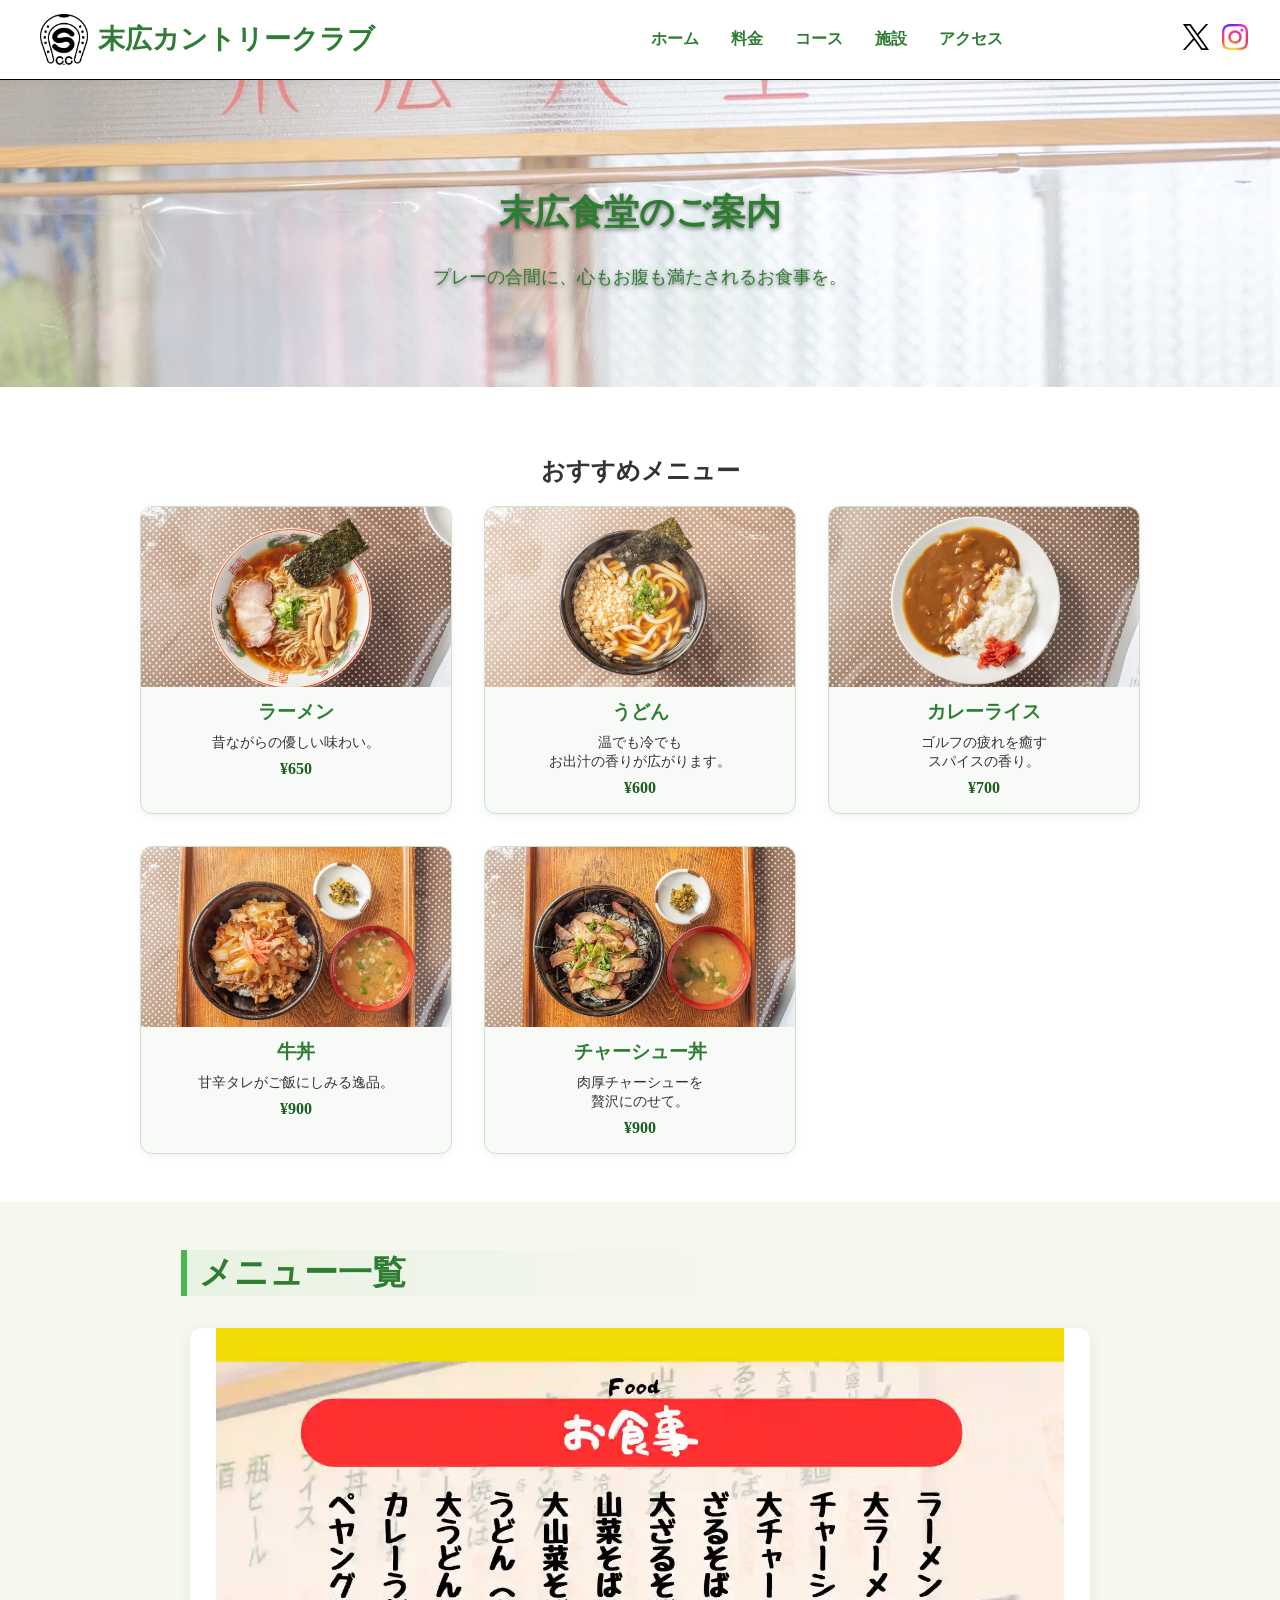
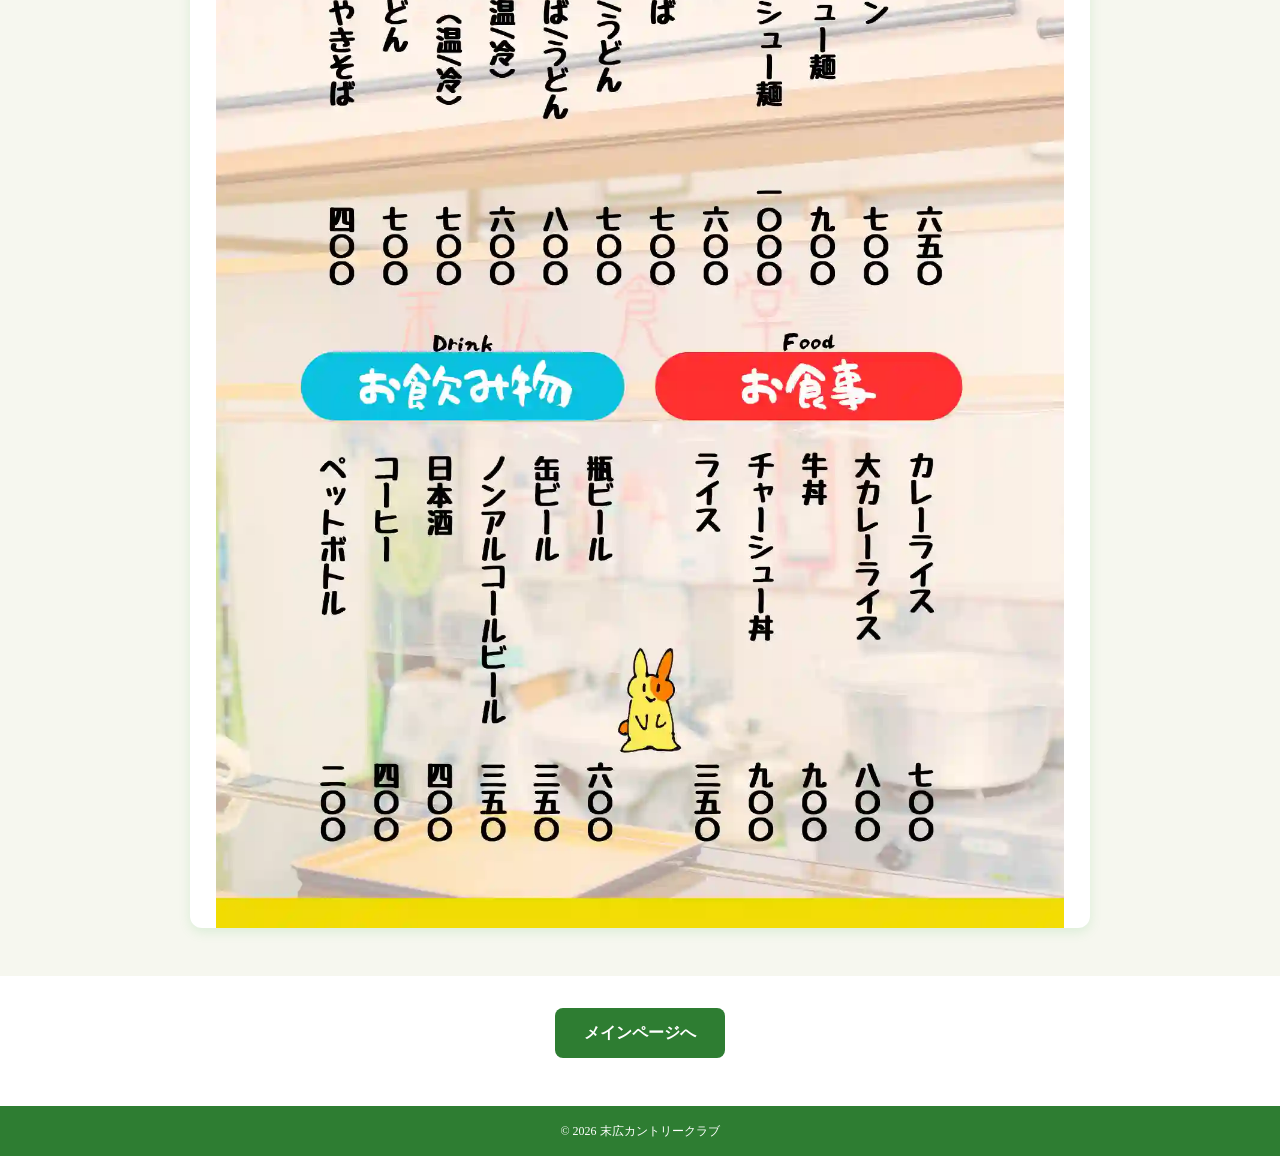
<file: foodcort.html>
<!DOCTYPE html>
<html lang="ja">
<head>
  <meta charset="UTF-8" />
  <meta name="viewport" content="width=device-width, initial-scale=1.0" />
  <title>末広食堂 | メニュー紹介</title>
  <link rel="icon" href="rogo3.ico">
  <link rel="stylesheet" href="foodcort.css" />
</head>
<body>

  <!-- ヘッダー -->
 <header class="site-header" role="banner">
  <div class="container header-inner">

    <!-- ロゴ -->
      <a href="index.html" class="brand">
        <img src="image/rogo2.png" alt="末広カントリークラブ ロゴ" class="brand-rogo">
        <span class="brand-name">
          <span class="pc-name">末広カントリークラブ</span>
          <span class="sp-name">末広C.C</span>
        </span>
      </a>

    <!-- SNSリンク（右上配置） -->
    <div class="sns-links">
      <a href="https://x.com/suehiro_cc" target="_blank" rel="noopener noreferrer" aria-label="公式X（旧Twitter）へ">
        <img src="image/X_logo.svg" alt="X" loading="lazy">
      </a>
      <a href="https://www.instagram.com/suehiro.golf?utm_source=ig_web_button_share_sheet&igsh=ZDNlZDc0MzIxNw=="
        target="_blank" rel="noopener noreferrer" aria-label="Instagramへ">
        <img src="image/Instagram_logo.png" alt="Instagram" loading="lazy">
      </a>
    </div>

    <!-- メニュー開閉スイッチ -->
    <input type="checkbox" id="nav-toggle" class="nav-toggle" aria-label="メニューを開閉">
    <label class="hamburger" for="nav-toggle" role="button" tabindex="0" aria-controls="site-nav" aria-expanded="false">
      <span></span>
    </label>

    <!-- ナビゲーション -->
    <nav id="site-nav" class="site-nav" role="navigation" aria-label="メインメニュー">
      <ul>
        <li><a href="index.html#home">ホーム</a></li>
        <li><a href="index.html#price-general">料金</a></li>
        <li><a href="index.html#course">コース</a></li>
        <li><a href="index.html#facilities">施設</a></li>
        <li><a href="index.html#access">アクセス</a></li>
      </ul>
    </nav>
  </div>
</header>
  <main id="main">
  <!-- メインビジュアル -->
  <section class="hero">
    <div class="hero-inner">
      <h1>末広食堂のご案内</h1>
      <p>プレーの合間に、心もお腹も満たされるお食事を。</p>
    </div>
  </section>

  <!-- 写真付きおすすめメニュー -->
  <section class="featured">
    <h2>おすすめメニュー</h2>
    <div class="menu-grid">
      <div class="menu-card">
        <img src="foodimage/ramen.webp" alt="ラーメン" loading="lazy" decoding="async">
        <h3>ラーメン</h3>
        <p>昔ながらの優しい味わい。</p>
        <span class="price">¥650</span>
      </div>

      <div class="menu-card">
        <img src="foodimage/udon.webp" alt="うどん" loading="lazy" decoding="async">
        <h3>うどん</h3>
        <p>温でも冷でも<br>お出汁の香りが広がります。</p>
        <span class="price">¥600</span>
      </div>

      <div class="menu-card">
        <img src="foodimage/curry.webp" alt="カレーライス" loading="lazy" decoding="async">
        <h3>カレーライス</h3>
        <p>ゴルフの疲れを癒す<br>スパイスの香り。</p>
        <span class="price">¥700</span>
      </div>

      <div class="menu-card">
        <img src="foodimage/gyudon.webp" alt="牛丼" loading="lazy" decoding="async">
        <h3>牛丼</h3>
        <p>甘辛タレがご飯にしみる逸品。</p>
        <span class="price">¥900</span>
      </div>

      <div class="menu-card">
        <img src="foodimage/charshudon.webp" alt="チャーシュー丼" loading="lazy" decoding="async">
        <h3>チャーシュー丼</h3>
        <p>肉厚チャーシューを<br>贅沢にのせて。</p>
        <span class="price">¥900</span>
      </div>
    </div>
  </section>

  <!-- メニュー表画像 -->
  <section class="menu-image-section">
    <h2>メニュー一覧</h2>
    <div class="menu-image-wrap">
      <img src="foodimage/foodcortmenu.webp" alt="末広食堂の全メニュー表" loading="lazy" decoding="async">
    </div>
  </section>

  <!-- 全メニュー一覧 -->
  <!-- <section class="menu-list-section">
    <h2>メニュー一覧</h2>
    <table class="menu-table">
      <thead>
        <tr><th>メニュー名</th><th>価格（税込）</th></tr>
      </thead>
      <tbody>
        <tr><td>ラーメン</td><td>¥650</td></tr>
        <tr><td>大ラーメン</td><td>¥700</td></tr>
        <tr><td>チャーシュー麺</td><td>¥900</td></tr>
        <tr><td>大チャーシュー麺</td><td>¥1,000</td></tr>
        <tr><td>ざるそば</td><td>¥600</td></tr>
        <tr><td>大ざるそば</td><td>¥700</td></tr>
        <tr><td>山菜そば/うどん</td><td>¥700</td></tr>
        <tr><td>大山菜そば/うどん</td><td>¥800</td></tr>
        <tr><td>うどん（温/冷）</td><td>¥600</td></tr>
        <tr><td>大うどん（温/冷）</td><td>¥700</td></tr>
        <tr><td>カレーうどん</td><td>¥700</td></tr>
        <tr><td>ペヤングやきそば</td><td>¥400</td></tr>
        <tr><td>カレーライス</td><td>¥700</td></tr>
        <tr><td>大カレーライス</td><td>¥800</td></tr>
        <tr><td>牛丼</td><td>¥900</td></tr>
        <tr><td>チャーシュー丼</td><td>¥900</td></tr>
        <tr><td>ライス</td><td>¥350</td></tr>
        <tr><td>瓶ビール</td><td>¥600</td></tr>
        <tr><td>缶ビール</td><td>¥350</td></tr>
        <tr><td>ノンアルコールビール</td><td>¥350</td></tr>
        <tr><td>日本酒</td><td>¥400</td></tr>
        <tr><td>コーヒー</td><td>¥400</td></tr>
        <tr><td>ペットボトル</td><td>¥200</td></tr>
      </tbody>
    </table>
  </section> -->

    <!-- 戻る -->
    <div class="back">
      <a href="index.html" class="btn back-btn">メインページへ</a>
    </div>
  </main>

  <!-- フッター -->
  <footer class="site-footer">
    <small>© <span id="year"></span> 末広カントリークラブ</small>
  </footer>

  <script>
    const navToggle = document.getElementById("nav-toggle");
    const hamburger = document.querySelector(".hamburger");
    const navLinks = document.querySelectorAll(".site-nav a");

    if (navToggle && hamburger) {
      const syncNavState = () => {
        hamburger.setAttribute("aria-expanded", navToggle.checked ? "true" : "false");
      };

      navToggle.addEventListener("change", syncNavState);
      hamburger.addEventListener("keydown", (event) => {
        if (event.key === "Enter" || event.key === " ") {
          event.preventDefault();
          navToggle.checked = !navToggle.checked;
          syncNavState();
        }
      });
      navLinks.forEach((link) => {
        link.addEventListener("click", () => {
          navToggle.checked = false;
          syncNavState();
        });
      });
      syncNavState();
    }

    document.getElementById("year").textContent = new Date().getFullYear();
  </script>

</body>
</html>
</file>
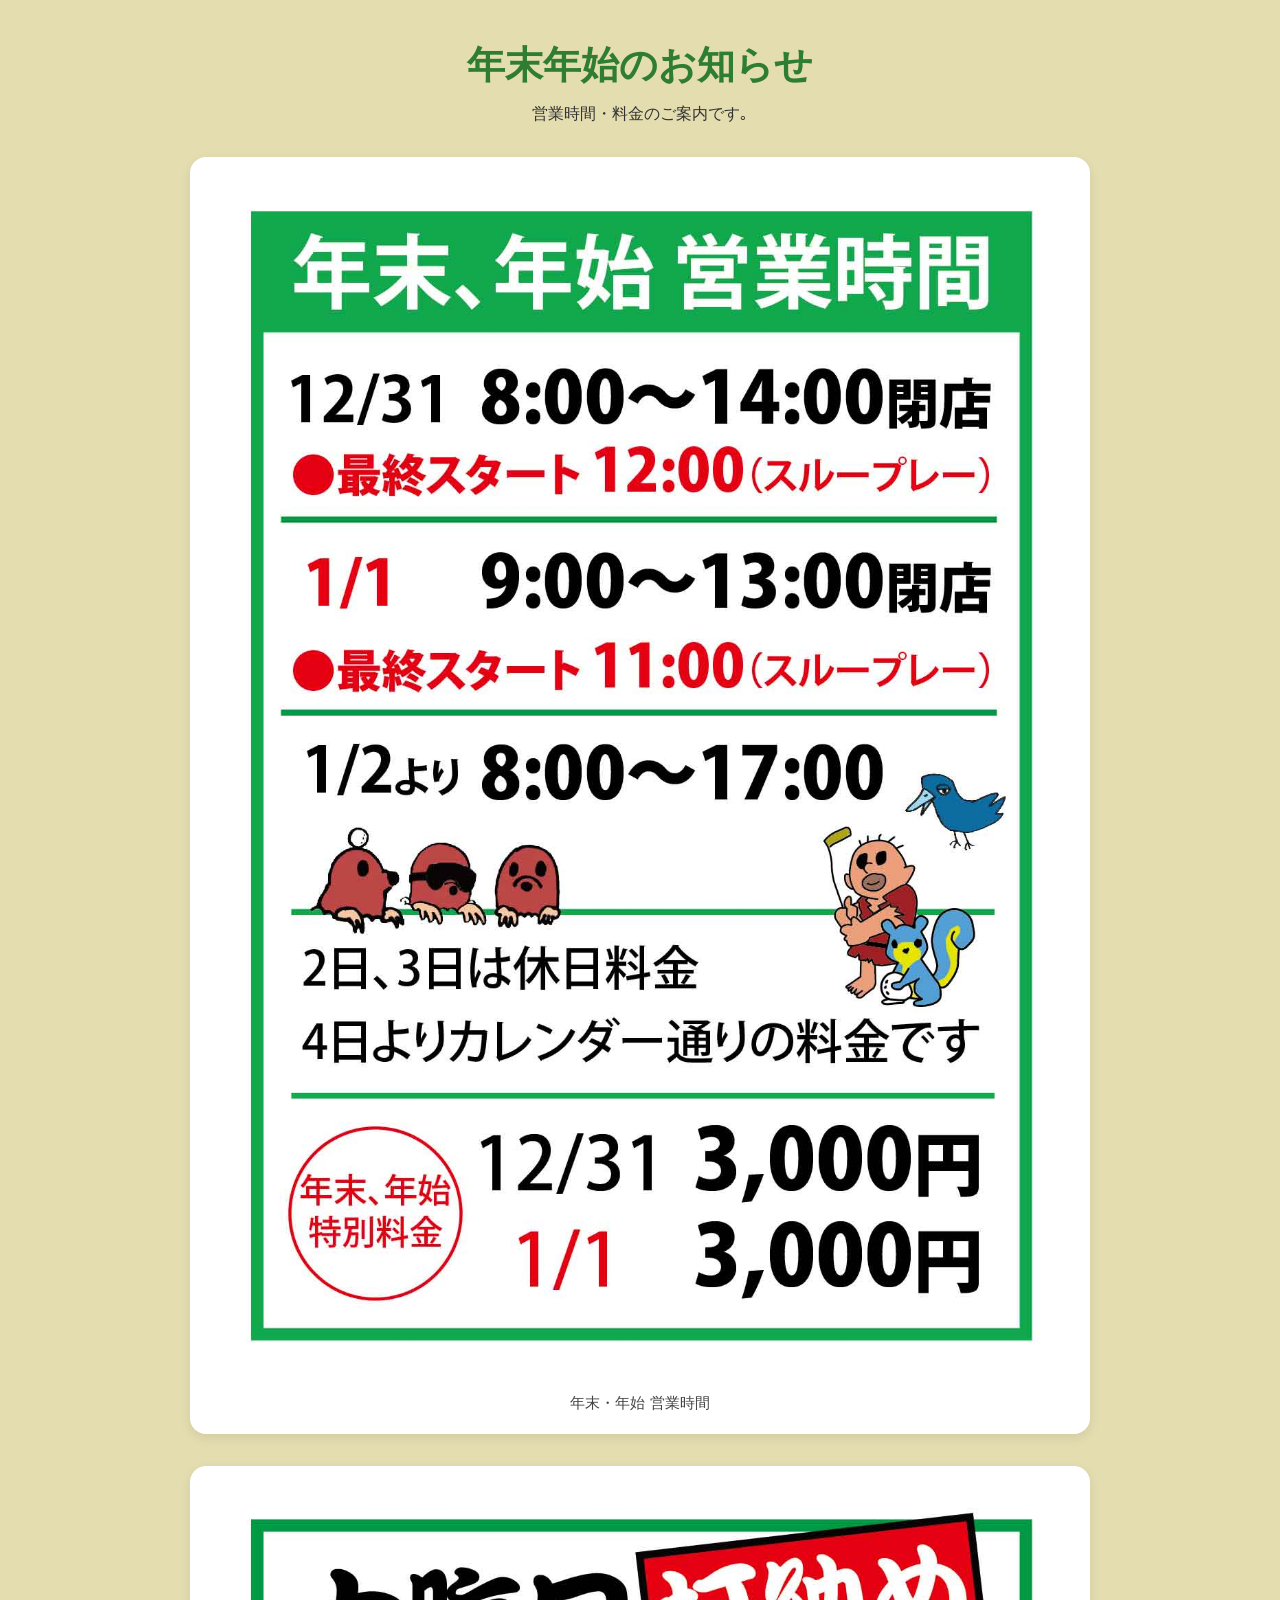
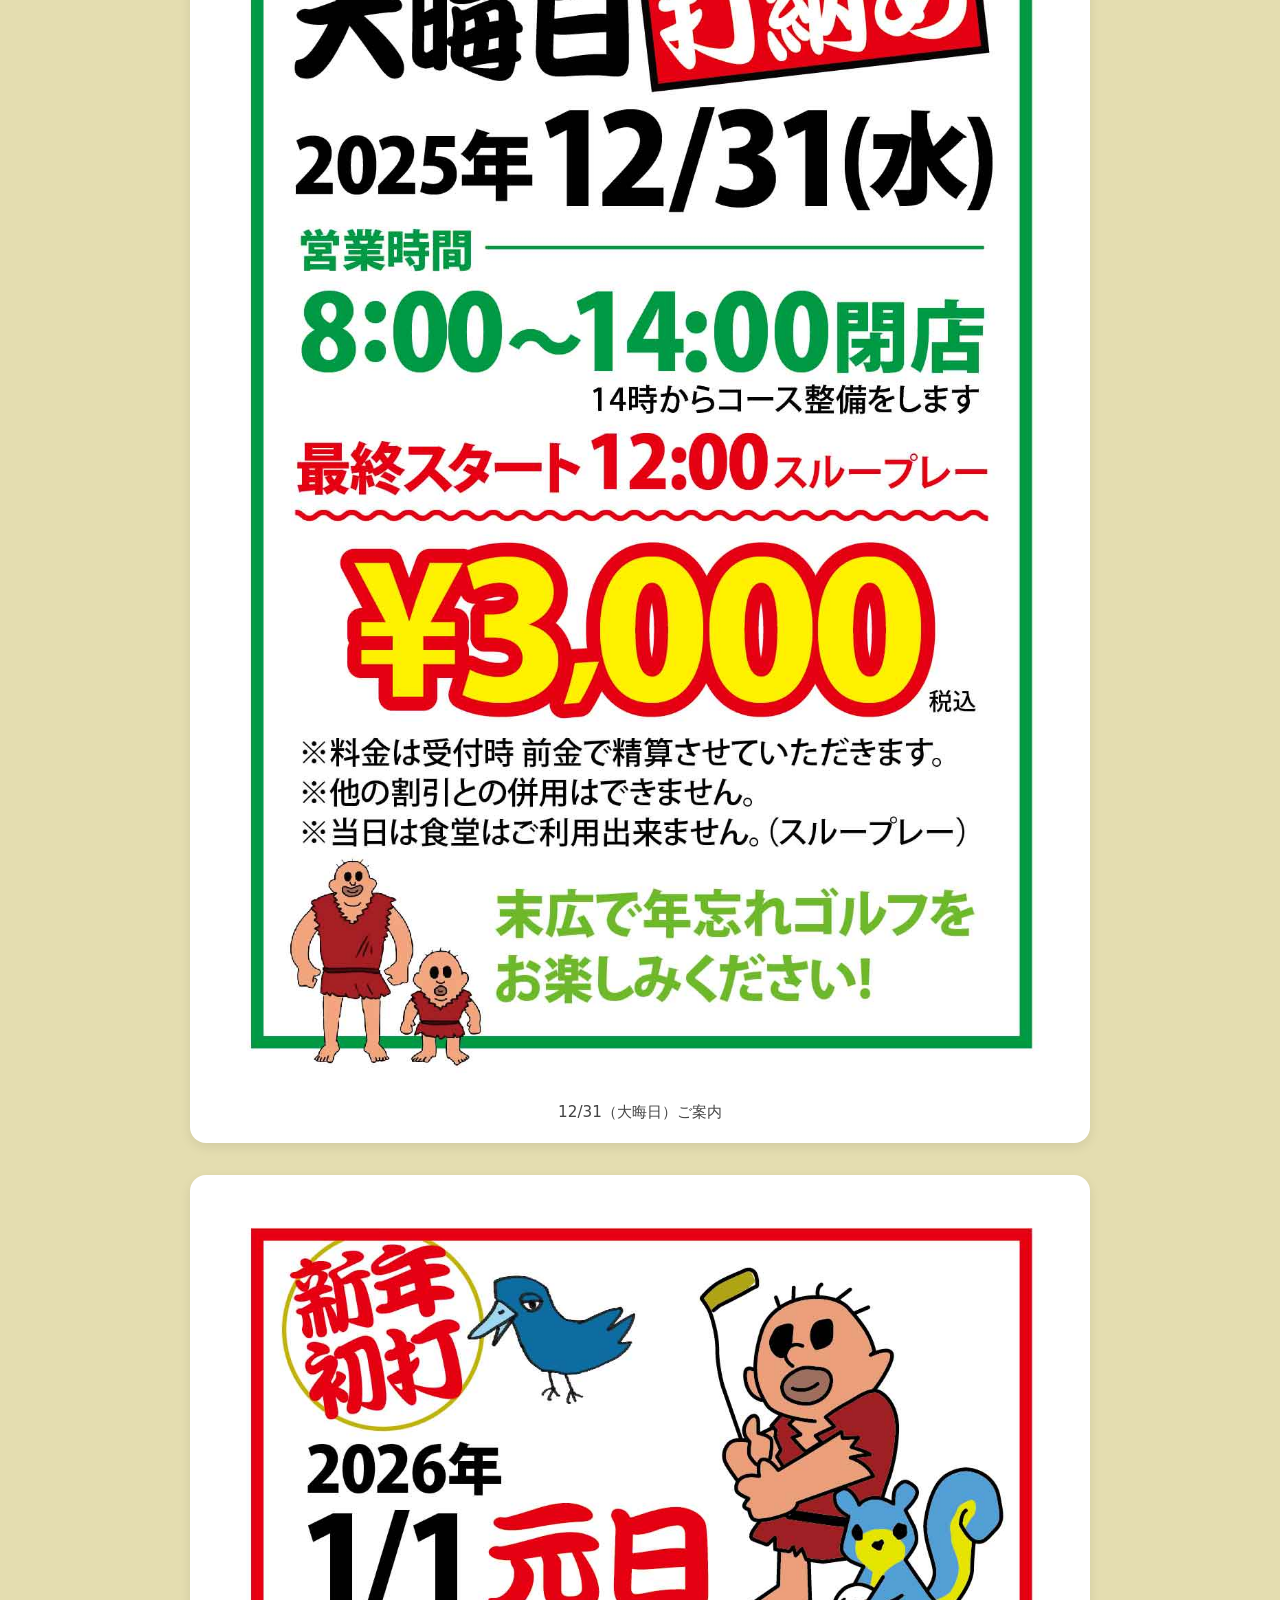
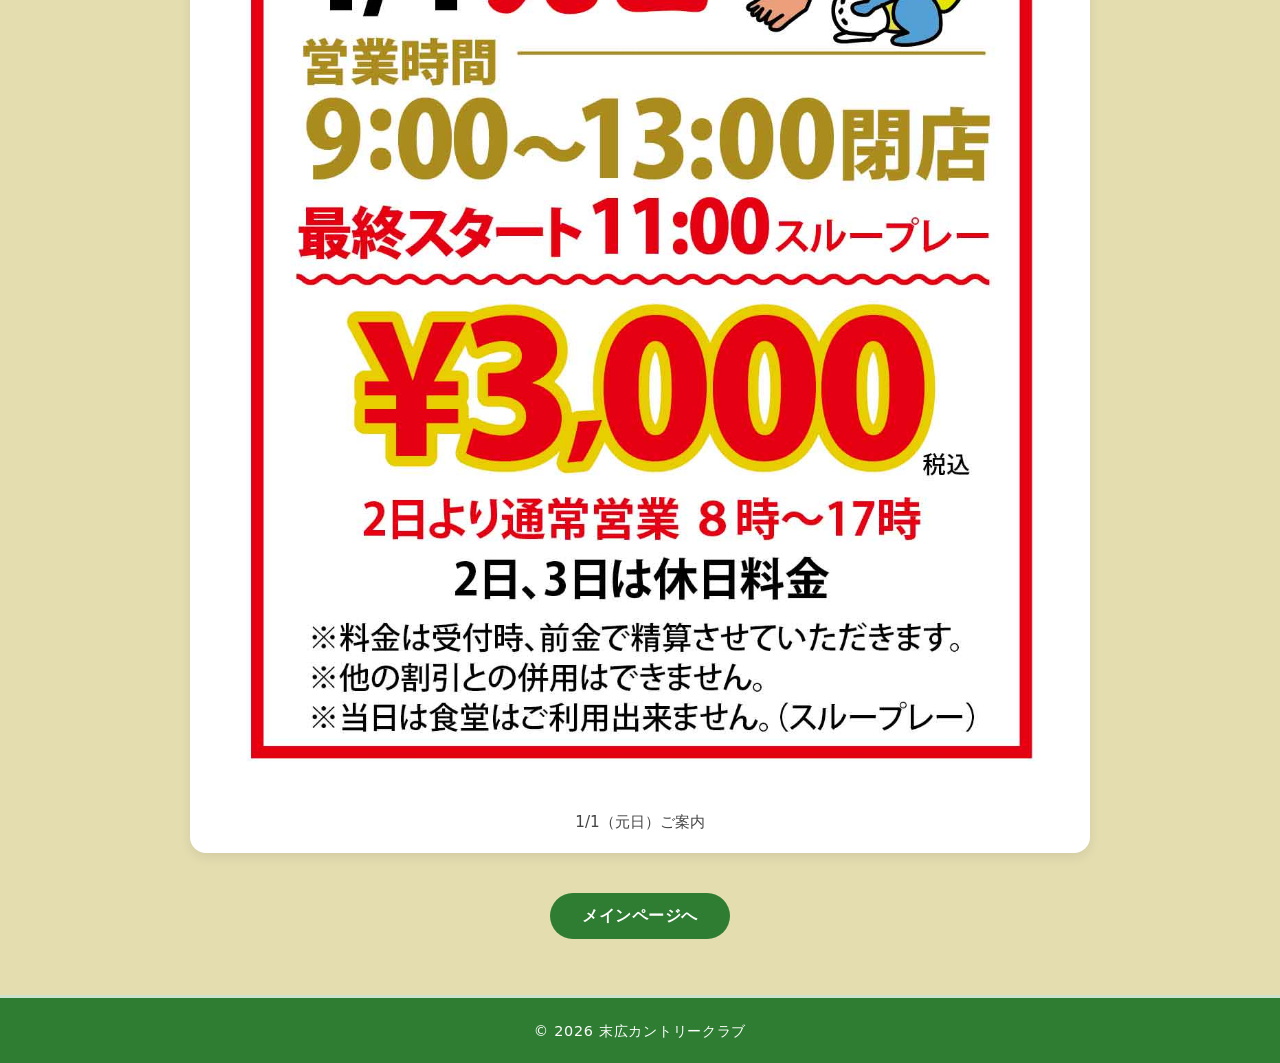
<file: osirase.html>
<!DOCTYPE html>
<html lang="ja">
<head>
  <meta charset="utf-8" />
  <meta name="viewport" content="width=device-width, initial-scale=1" />
  <title>年末年始のお知らせ | 末広カントリークラブ</title>
  <meta name="description" content="年末年始の営業時間・特別料金のお知らせです。画像にてご確認いただけます。">
  <link rel="icon" href="rogo3.ico">
  <link rel="stylesheet" href="osirase.css">
</head>
<body>

<main class="ny">

  <header class="ny__head">
    <h1>年末年始のお知らせ</h1>
    <p class="ny__lead">営業時間・料金のご案内です｡</p>
  </header>

  <section class="ny__gallery">
    
    <figure class="ny-card">
      <img src="osirase/in-003-01.jpg" alt="年末・年始営業時間案内" loading="lazy" decoding="async">
      <figcaption>年末・年始 営業時間</figcaption>
    </figure>

    <figure class="ny-card">
      <img src="osirase/in-002-01.jpg" alt="大晦日の営業案内" loading="lazy" decoding="async">
      <figcaption>12/31（大晦日）ご案内</figcaption>
    </figure>

    <figure class="ny-card">
      <img src="osirase/in-001-01.jpg" alt="元日の営業案内" loading="lazy" decoding="async">
      <figcaption>1/1（元日）ご案内</figcaption>
    </figure>
    
  </section>

    <!-- 戻る -->
    <div class="back">
      <a href="index.html" class="btn back-btn">メインページへ</a>
    </div>

</main>

  <!-- フッター -->
  <footer class="site-footer" role="contentinfo">
    <div class="container footer-inner">
      <small>© <span id="year"></span> 末広カントリークラブ</small>
    </div>
  </footer>

  <script>
    document.getElementById("year").textContent = new Date().getFullYear();
  </script>

</body>
</html>
</file>
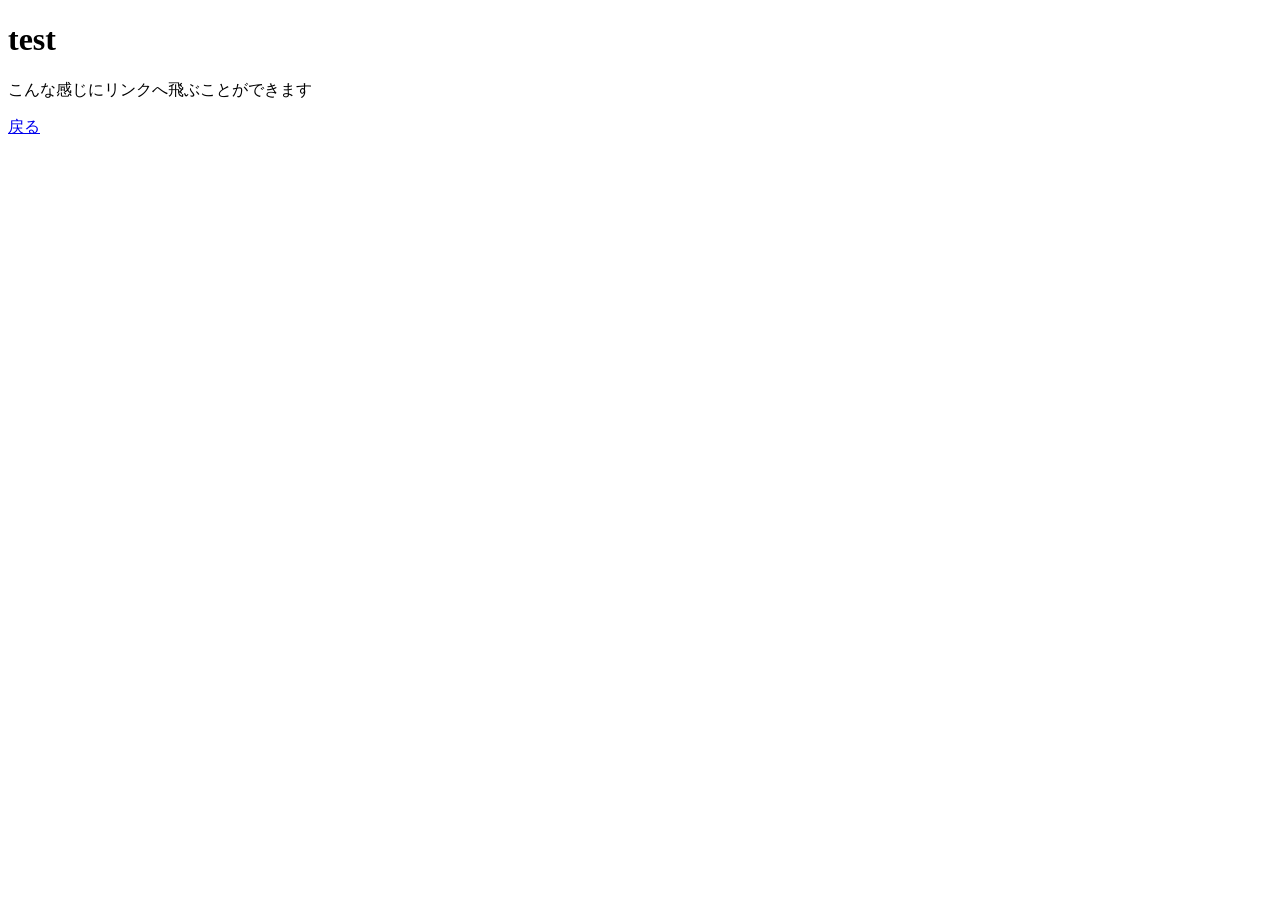
<file: test.html>
<!DOCTYPE html>
<html lang="en">
<head>
    <meta charset="UTF-8">
    <meta name="viewport" content="width=device-width, initial-scale=1.0">
    <title>Document</title>
</head>
<body>
    <h1>test</h1>
    <p>こんな感じにリンクへ飛ぶことができます</p>
    <a href="index.html">戻る</a>
</body>
</html>
</file>
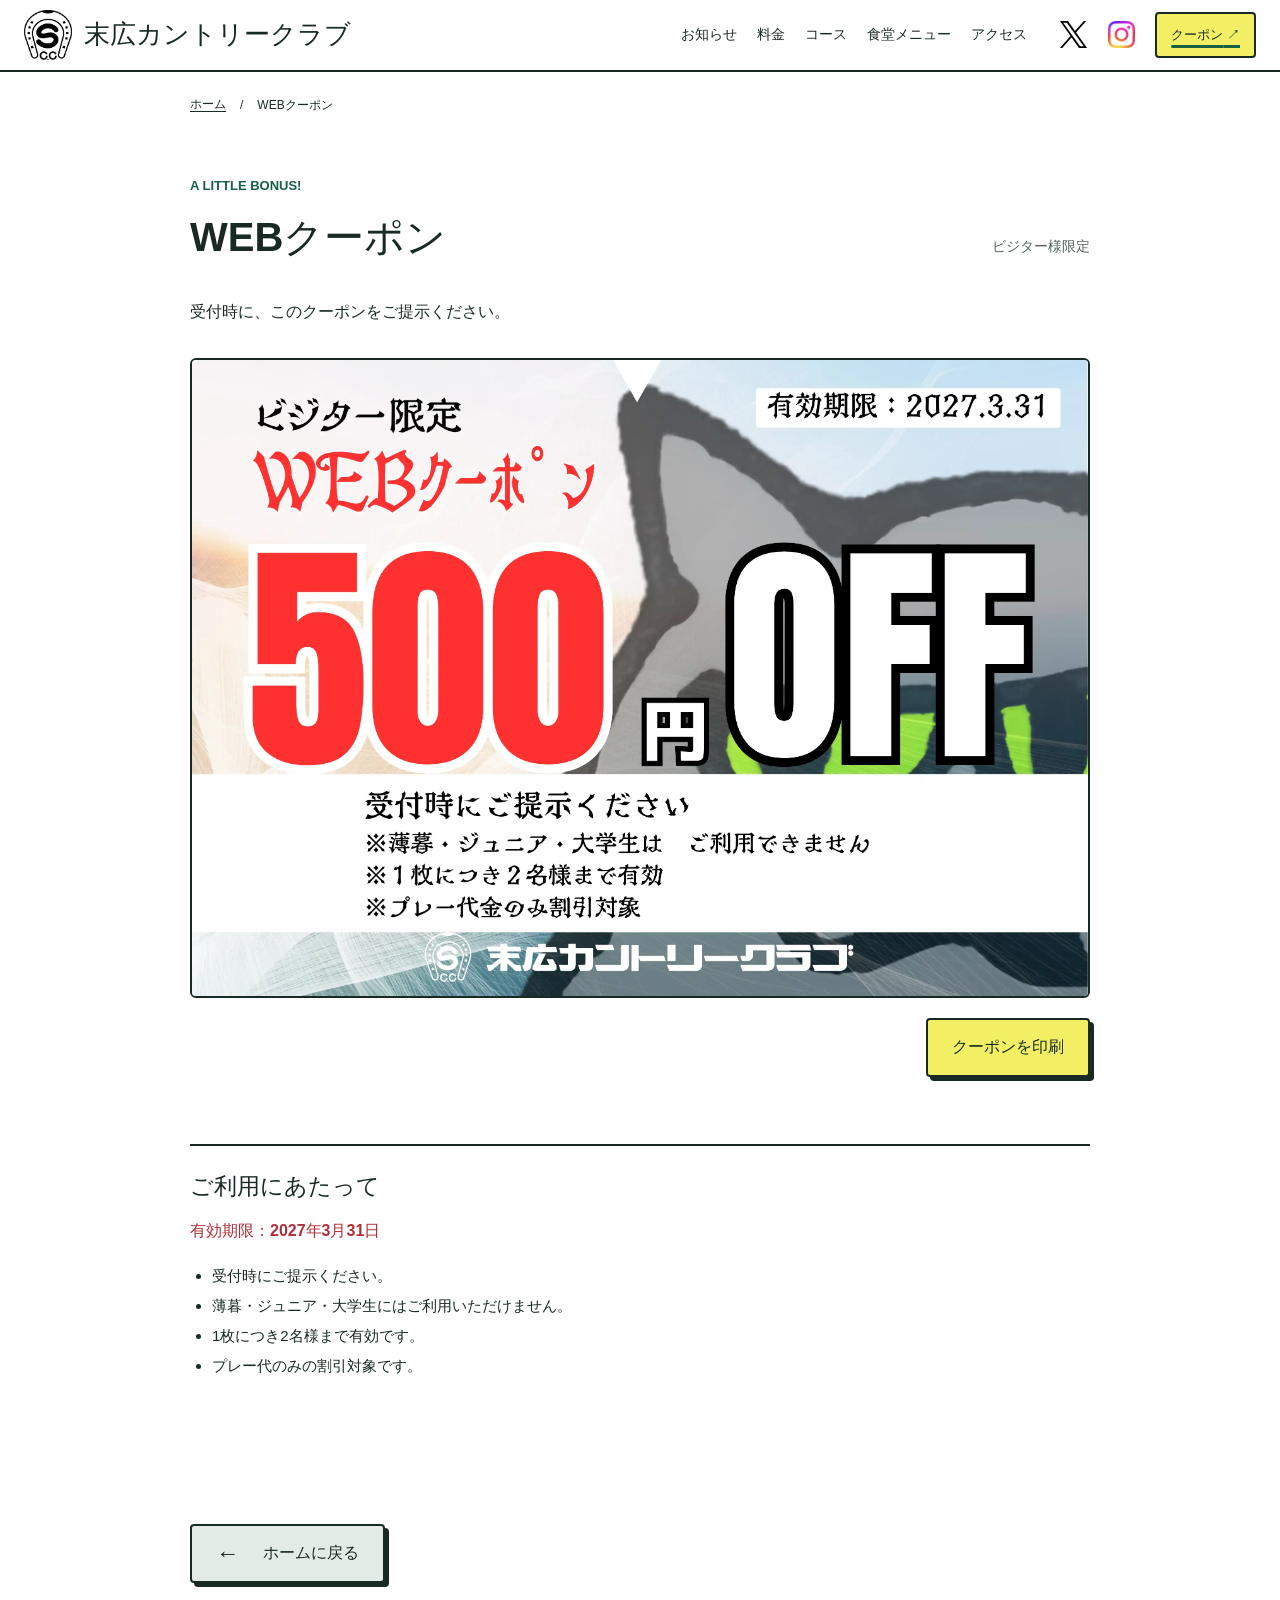
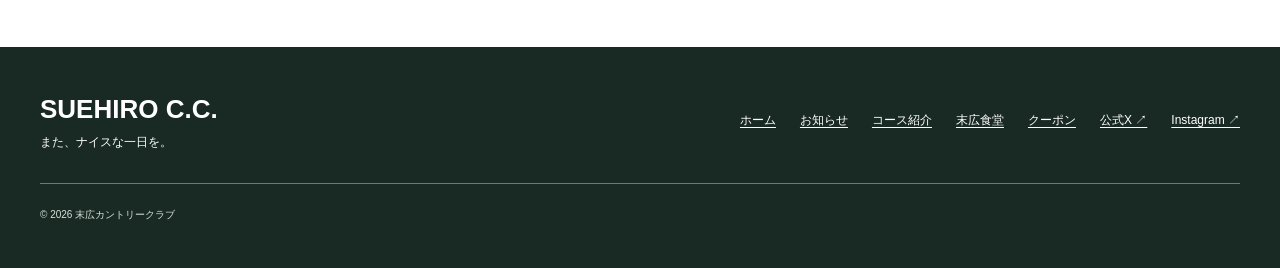
<file: playful-site/coupon.html>
<!DOCTYPE html>
<html lang="ja">
<head>
  <meta charset="utf-8">
  <meta name="viewport" content="width=device-width, initial-scale=1">
  <meta name="description" content="末広カントリークラブのビジター様限定WEBクーポン。受付でご提示ください。有効期限は2027年3月31日です。">
  <meta name="format-detection" content="telephone=no">
  <title>WEBクーポン | 末広カントリークラブ</title>
  <link rel="icon" href="assets/logo.png">
  <!-- 初回描画のメニュー状態を揃える。読込失敗時はリンク一覧に戻す。 -->
  <script>document.documentElement.classList.add("has-js");</script>
  <link rel="stylesheet" href="style.css" fetchpriority="high">
  <script src="script.js" defer fetchpriority="high" onerror="document.documentElement.classList.remove('has-js')"></script>
</head>
<body class="document-page coupon-page">
  <a class="skip-link" href="#main">本文へ移動</a>
  <header class="site-header">
    <div class="header-inner">
      <a class="brand" href="index.html" aria-label="末広カントリークラブ ホーム">
        <img src="assets/logo.png" width="586" height="619" alt="" loading="eager" decoding="async">
        <span><strong class="brand-name-ja">末広カントリークラブ</strong><strong class="brand-name-en" lang="en">SUEHIRO C.C.</strong></span>
      </a>
      <div class="header-actions">
        <div class="social-links" aria-label="公式SNS"><a href="https://x.com/suehiro_cc" target="_blank" rel="noopener noreferrer" aria-label="公式X（新しいタブ）"><img src="assets/x.svg" width="128" height="128" alt="X" loading="eager" decoding="async"></a><a href="https://www.instagram.com/suehiro.golf" target="_blank" rel="noopener noreferrer" aria-label="公式Instagram（新しいタブ）"><img src="assets/instagram.png" width="128" height="128" alt="Instagram" loading="eager" decoding="async"></a></div>
        <a class="header-coupon" href="coupon.html" aria-current="page">クーポン<span aria-hidden="true"> ↗</span></a>
        <button class="menu-toggle" type="button" aria-controls="navigation" aria-label="メニューを開く" aria-expanded="false" hidden><span class="menu-lines" aria-hidden="true"></span><span>メニュー</span></button>
      </div>
      <nav id="navigation" class="navigation" aria-label="メインメニュー">
        <a href="index.html#news">お知らせ</a><a href="index.html#price">料金</a><a href="course.html">コース</a><a href="foodcort.html">食堂メニュー</a><a href="index.html#access">アクセス</a><a class="nav-coupon" href="coupon.html" aria-current="page">クーポン</a>
      </nav>
    </div>
  </header>
  <main id="main">
    <nav class="container breadcrumb" aria-label="パンくず"><a href="index.html">ホーム</a><span aria-hidden="true">/</span><span aria-current="page">WEBクーポン</span></nav>
    <section class="section document-section coupon-document">
      <div class="container">
        <div class="section-heading"><div><p class="eyebrow">A LITTLE BONUS!</p><h1>WEBクーポン</h1></div><p class="heading-note">ビジター様限定</p></div>
        <p class="section-intro">受付時に、このクーポンをご提示ください。</p>
        <figure class="coupon-sheet"><img src="assets/coupon.webp" width="2841" height="2015" alt="ビジター様限定・プレー代500円OFF。2027年3月31日まで有効のWEBクーポン" loading="lazy" decoding="async" fetchpriority="low"></figure>
        <div class="coupon-print-actions" hidden>
          <button class="button button-yellow coupon-print" type="button" aria-describedby="coupon-print-status">クーポンを印刷</button>
          <p id="coupon-print-status" class="coupon-print-status" role="status" aria-atomic="true"></p>
        </div>
        <noscript><p class="coupon-print-fallback">印刷する場合は、ブラウザーの印刷機能をご利用ください。</p></noscript>
        <div class="coupon-conditions"><h2>ご利用にあたって</h2><p class="coupon-expiry">有効期限：2027年3月31日</p><ul><li>受付時にご提示ください。</li><li>薄暮・ジュニア・大学生にはご利用いただけません。</li><li>1枚につき2名様まで有効です。</li><li>プレー代のみの割引対象です。</li></ul></div>
      </div>
    </section>
    <div class="container page-return"><a class="button button-muted" href="index.html"><span aria-hidden="true">←</span>ホームに戻る</a></div>
  </main>
  <footer class="site-footer"><div class="container footer-inner"><a class="footer-brand" href="index.html">SUEHIRO C.C.<span>また、ナイスな一日を。</span></a><nav class="footer-links" aria-label="フッターメニュー"><a href="index.html">ホーム</a><a href="news.html">お知らせ</a><a href="course.html">コース紹介</a><a href="foodcort.html">末広食堂</a><a href="coupon.html" aria-current="page">クーポン</a><a href="https://x.com/suehiro_cc" target="_blank" rel="noopener noreferrer">公式X ↗<span class="sr-only">（新しいタブ）</span></a><a href="https://www.instagram.com/suehiro.golf" target="_blank" rel="noopener noreferrer">Instagram ↗<span class="sr-only">（新しいタブ）</span></a></nav><small>© <span id="year">2026</span> 末広カントリークラブ</small></div></footer>
  <dialog class="image-dialog" aria-labelledby="image-title">
    <div class="dialog-toolbar"><h2 id="image-title"></h2><div><button type="button" class="zoom-button" aria-pressed="false">拡大する</button><button type="button" class="dialog-close" autofocus>閉じる <span aria-hidden="true">×</span></button></div></div>
    <div class="dialog-stage" tabindex="0" aria-label="画像">
      <p class="image-loading" role="status" hidden>画像を読み込んでいます。<br><span>そのままお待ちいただくか、閉じて本文をご覧ください。</span></p>
      <img class="dialog-image" alt="" decoding="async" fetchpriority="high">
      <div class="image-error" hidden><p role="status">画像を読み込めませんでした。通信状態をご確認ください。</p><button type="button" class="image-retry">もう一度読み込む</button><a class="original-image" href="assets/coupon.webp">画像を直接開く</a></div>
    </div>
    <p class="dialog-caption" hidden></p>
  </dialog>
</body>
</html>
</file>
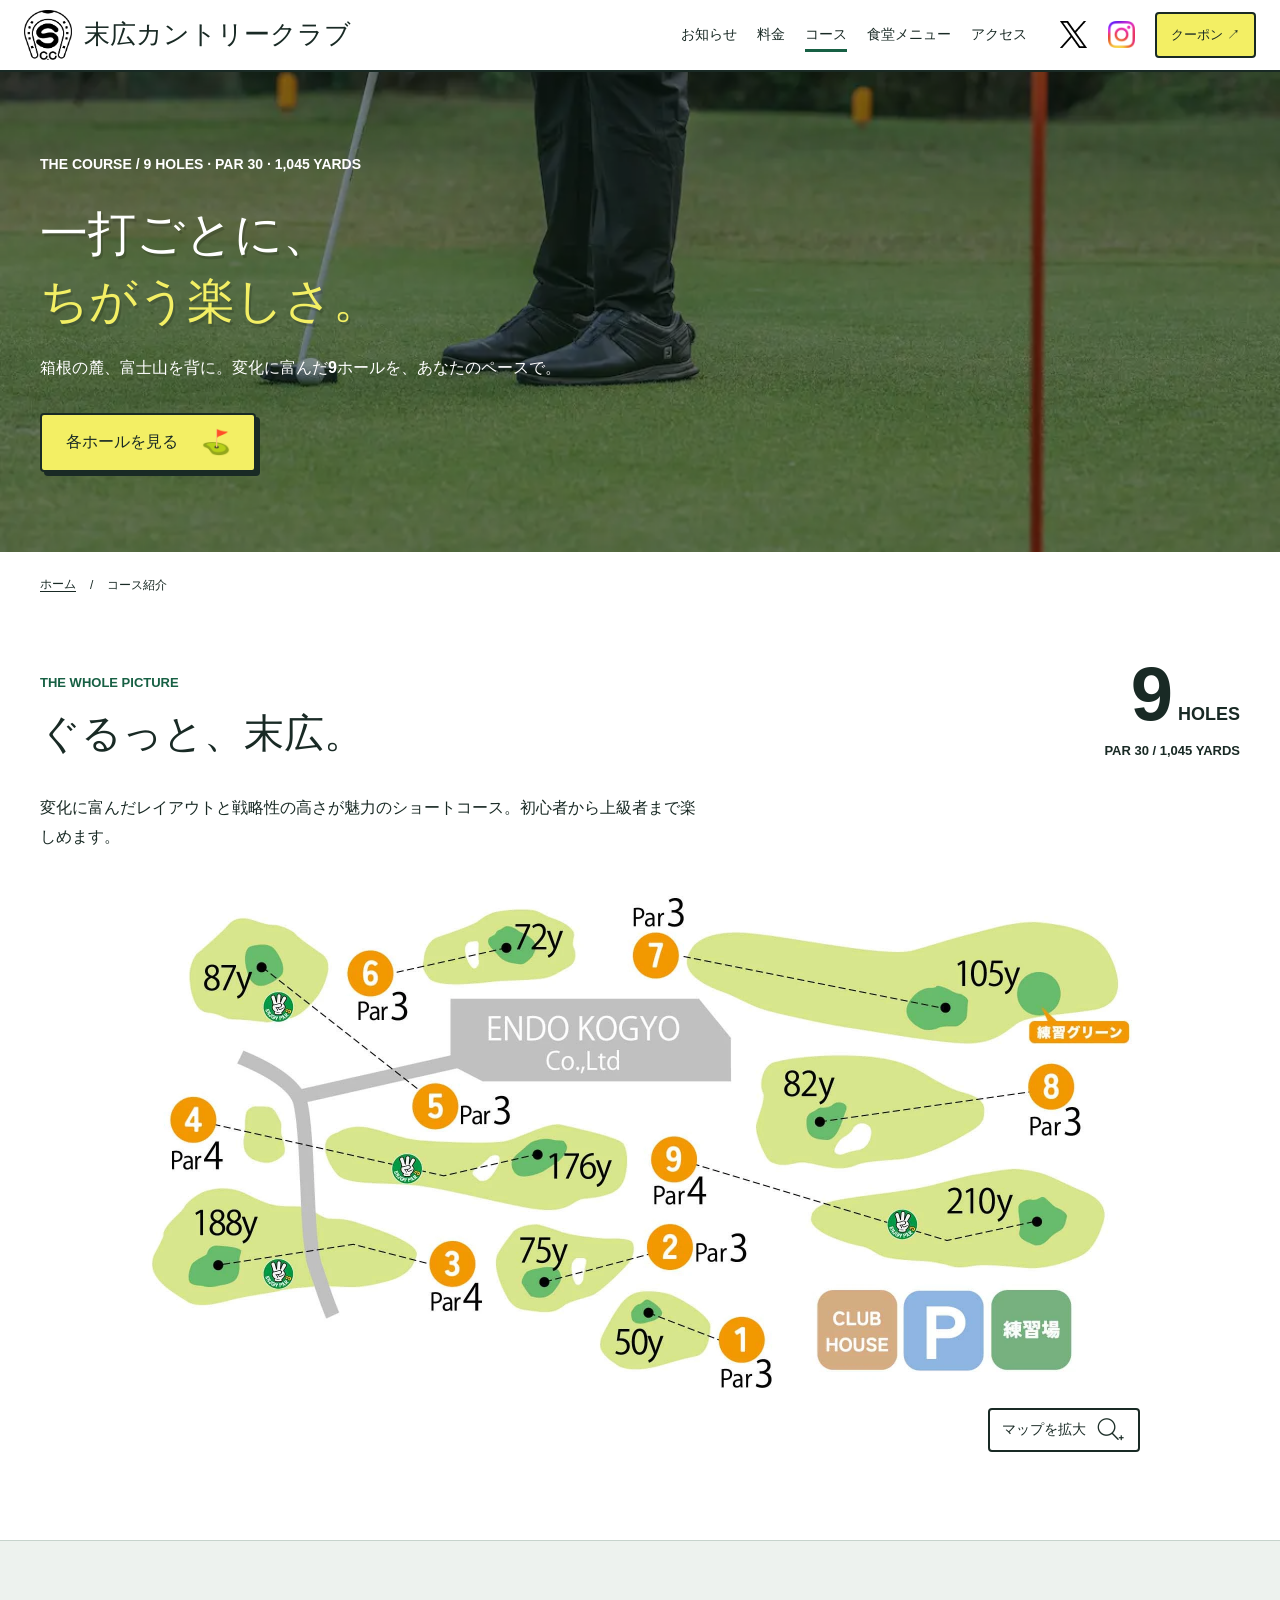
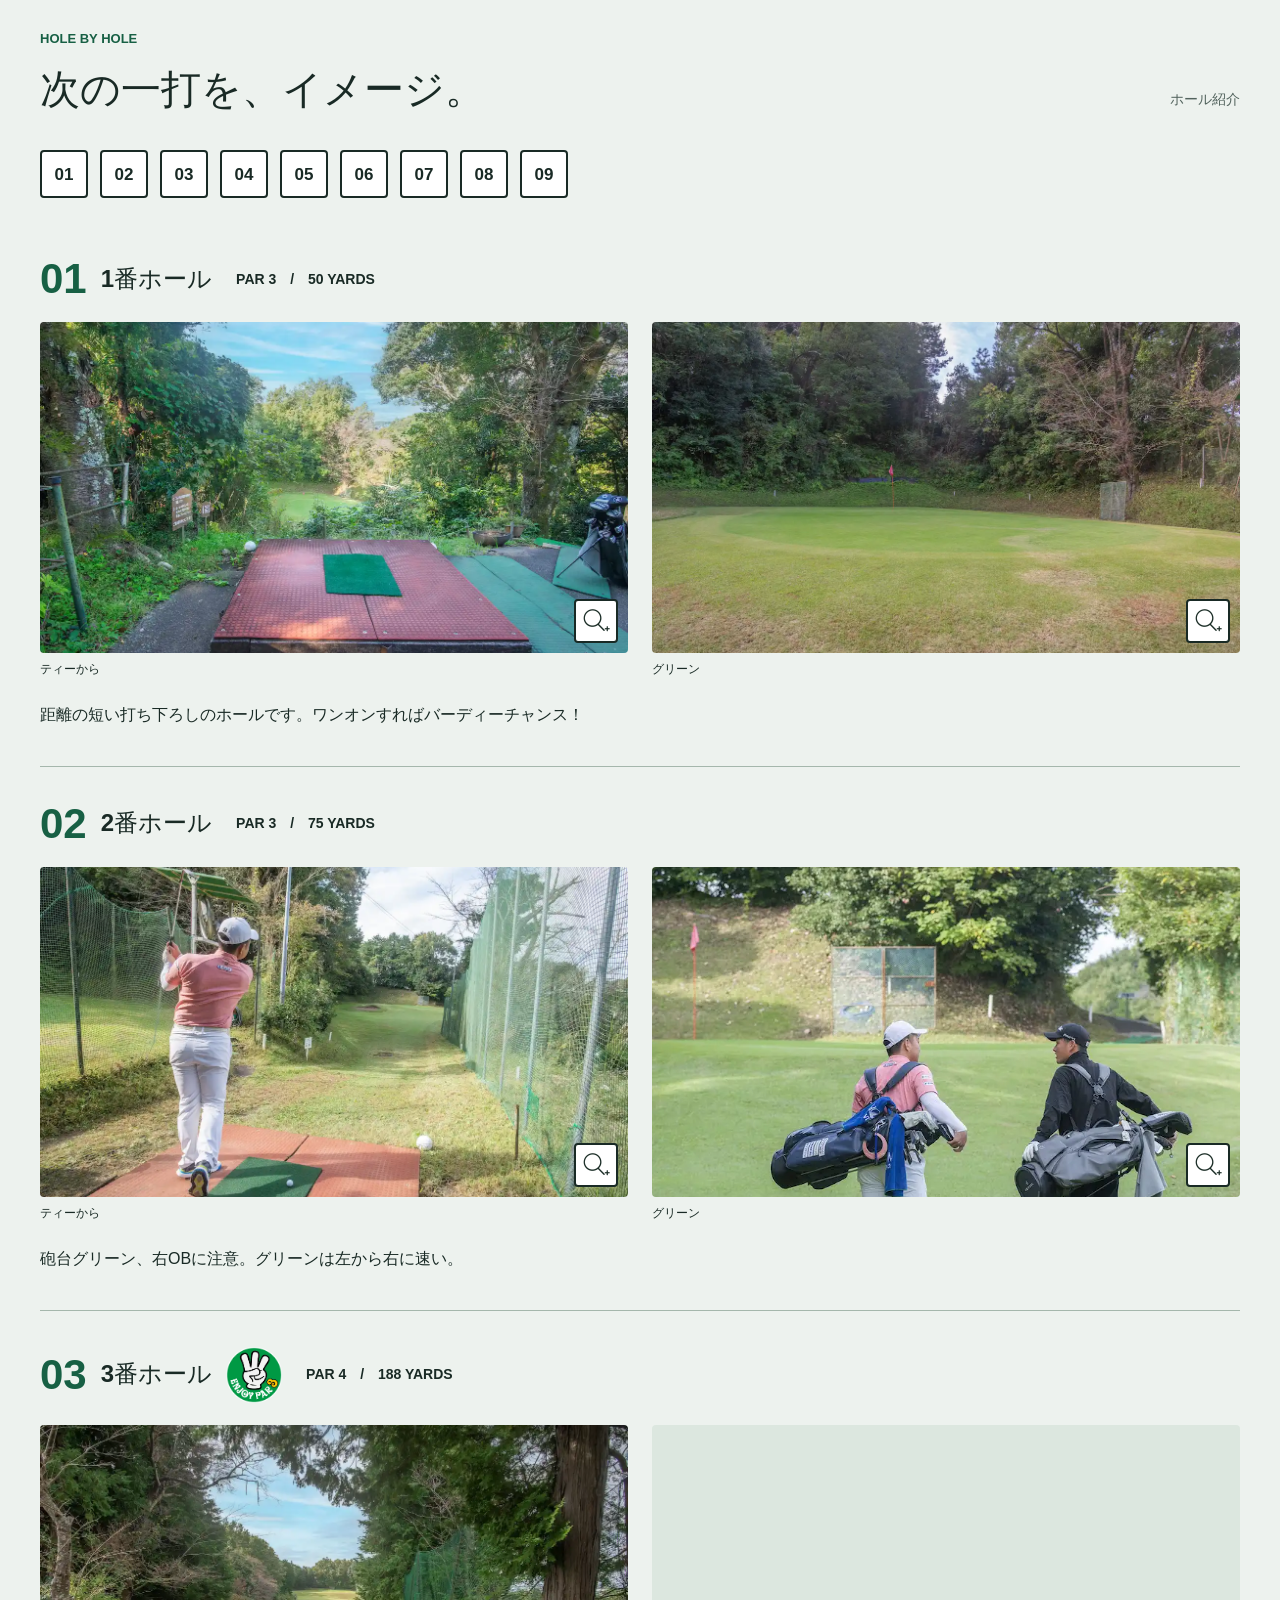
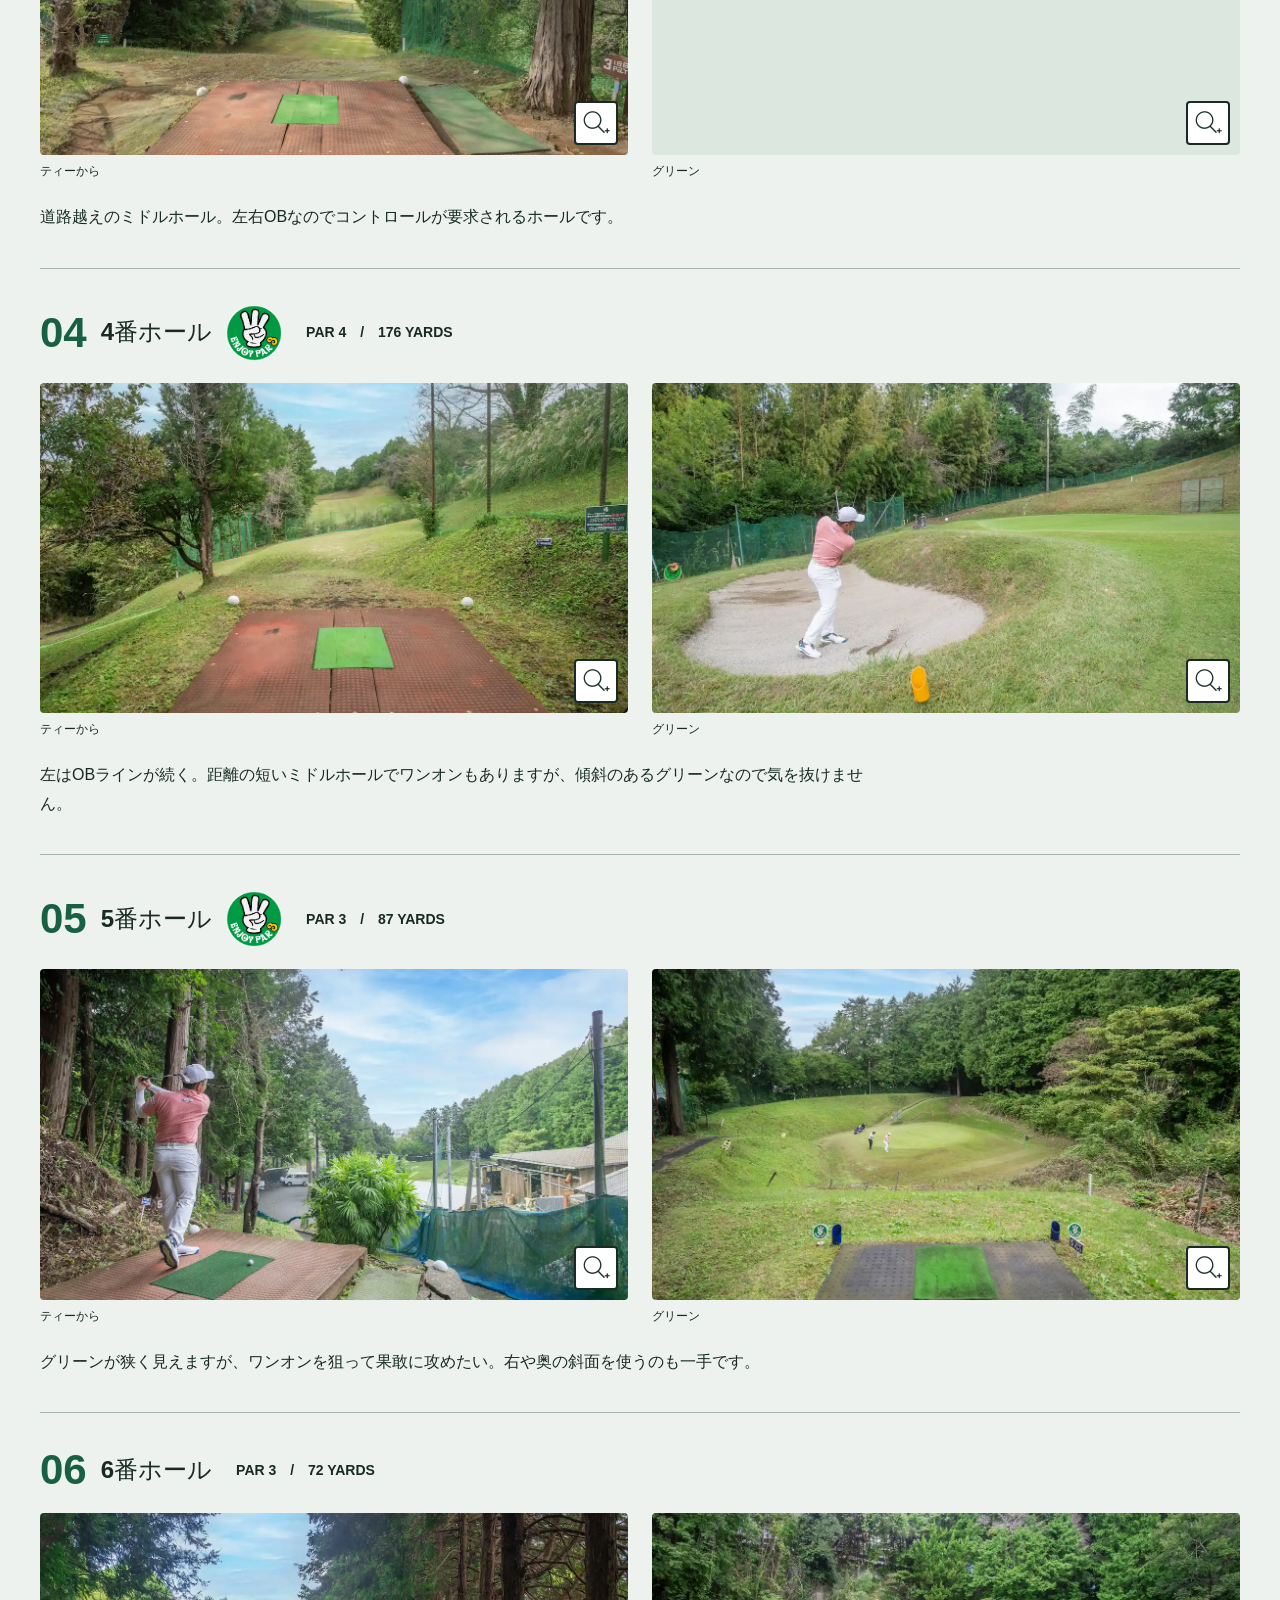
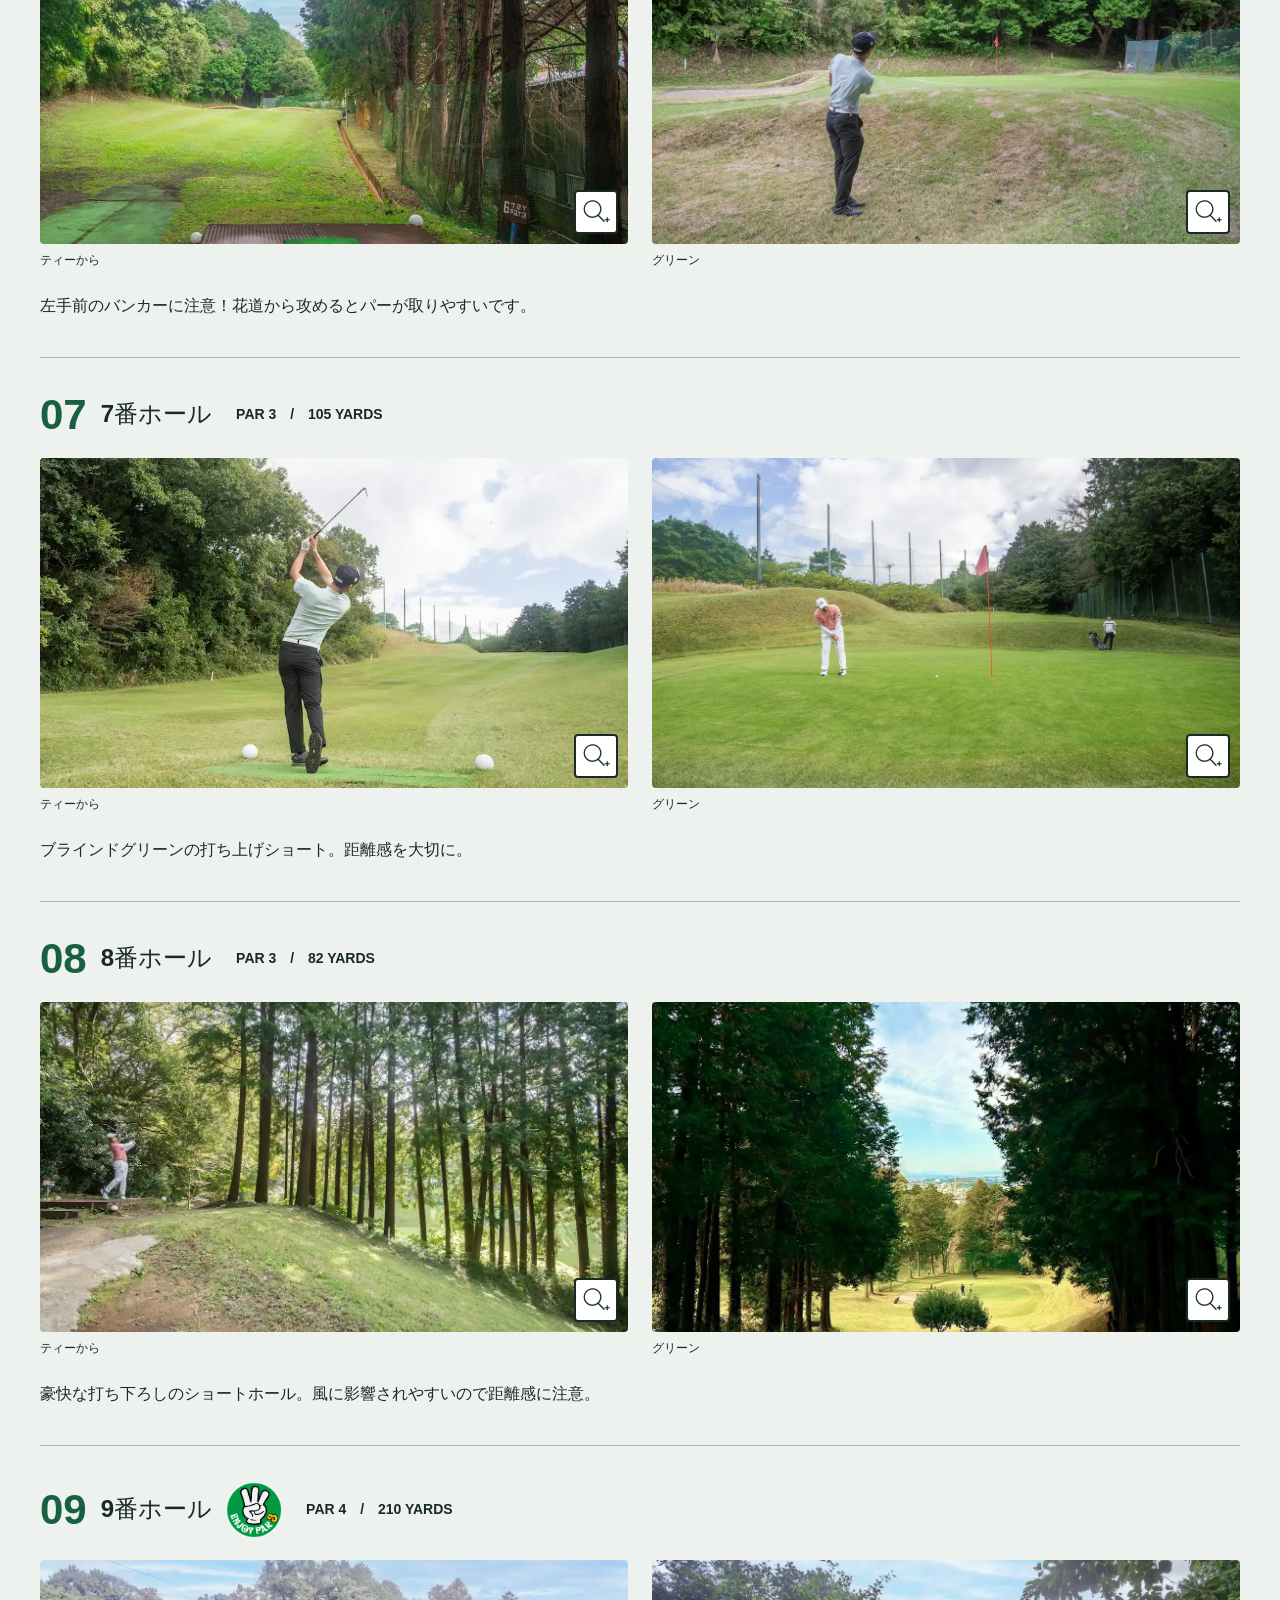
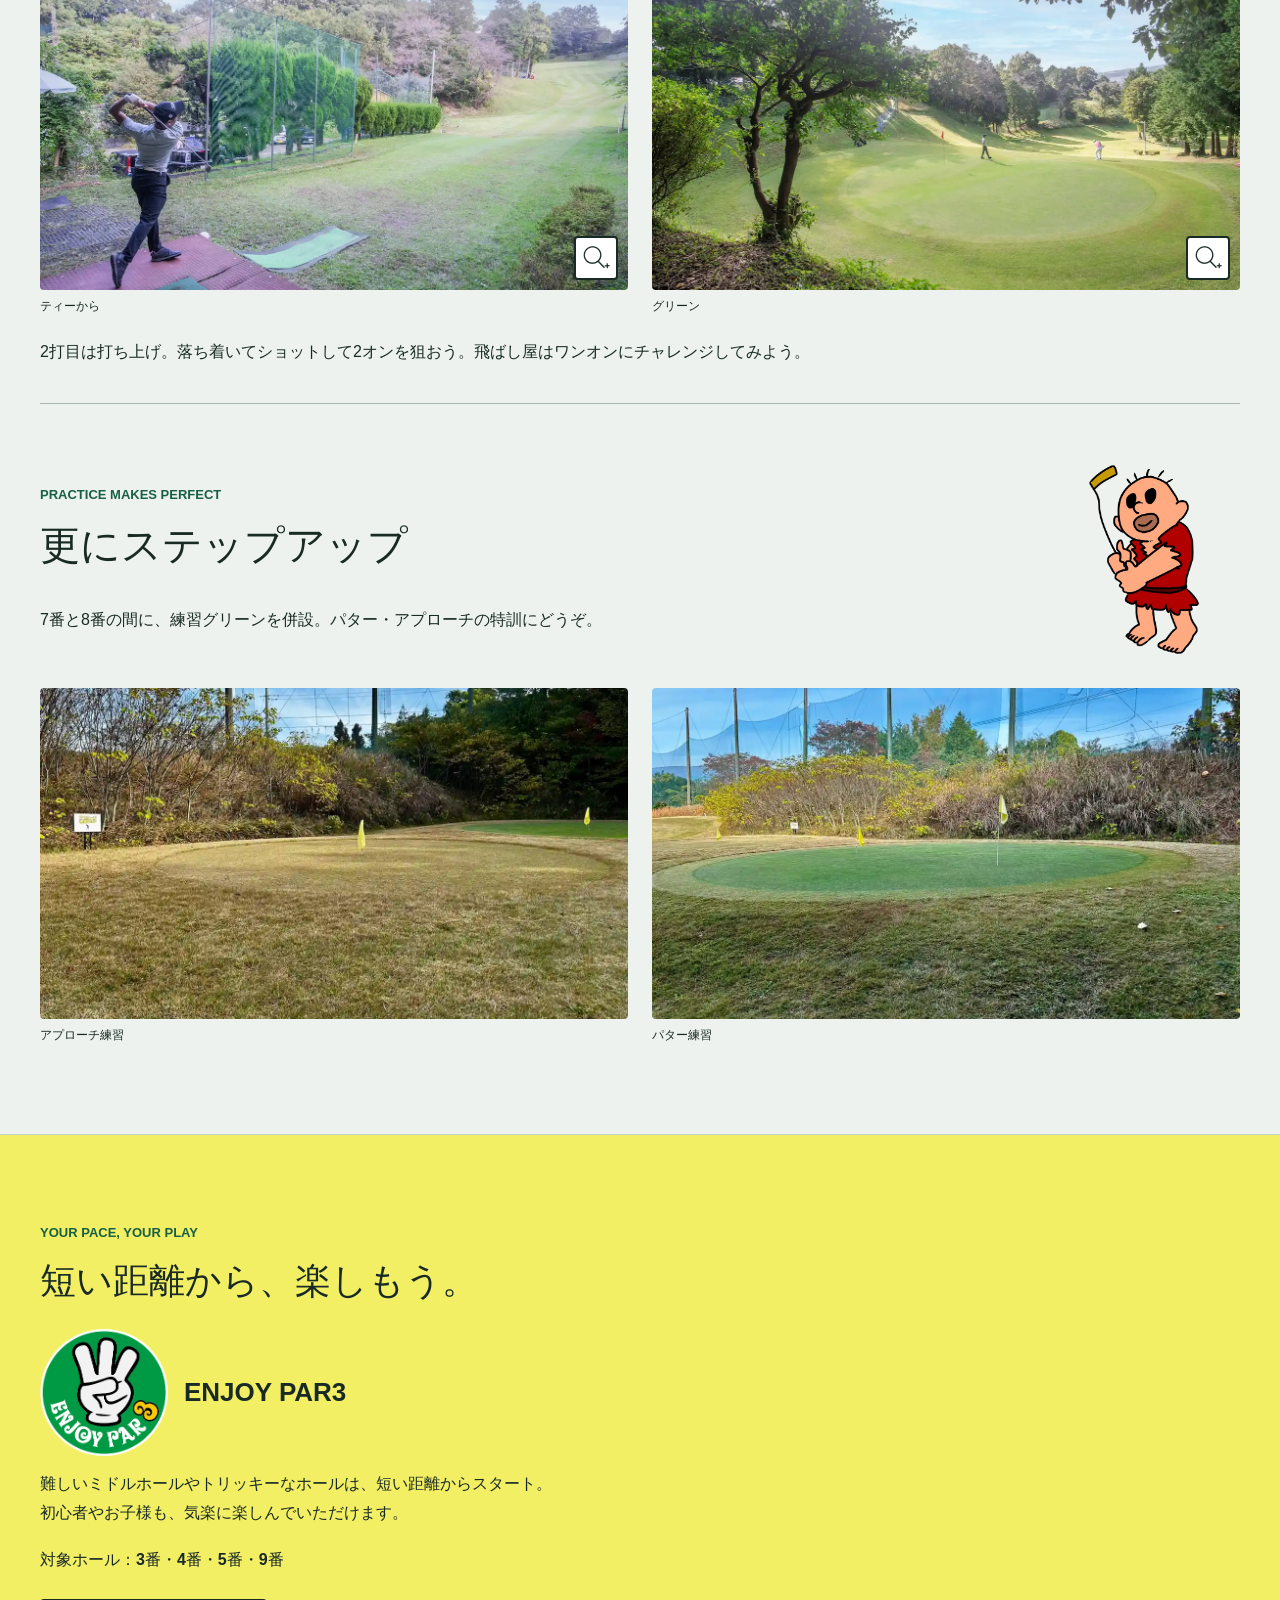
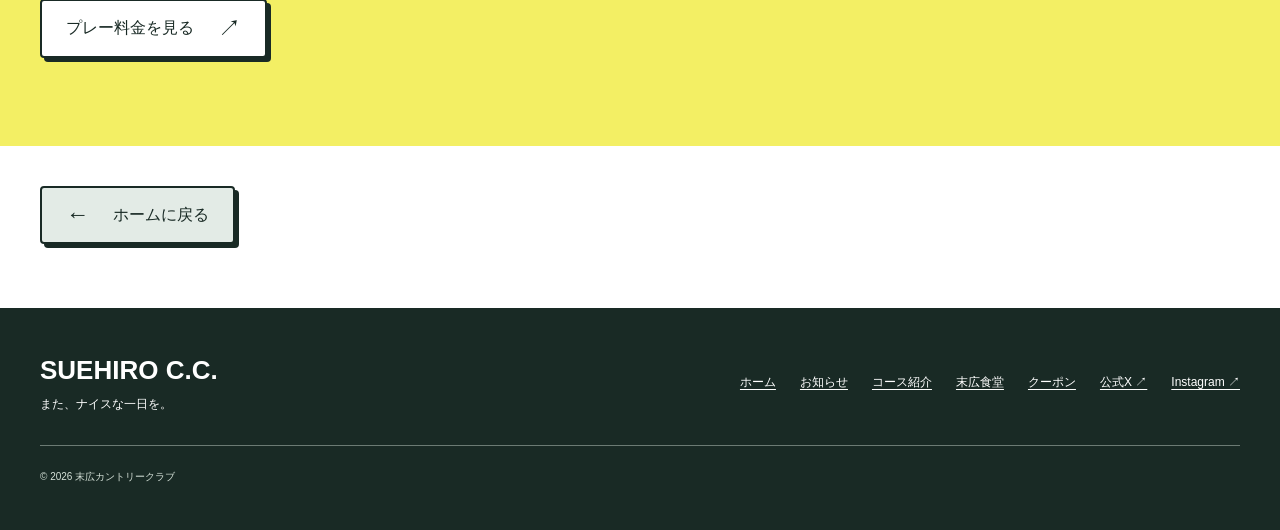
<file: playful-site/course.html>
<!DOCTYPE html>
<html lang="ja">
<head>
  <meta charset="utf-8">
  <meta name="viewport" content="width=device-width, initial-scale=1">
  <meta name="description" content="末広カントリークラブの9ホール、PAR30、1,045ヤードを写真で紹介。各ホールのティー・グリーン、コースマップ、ENJOY PAR3をご案内。">
  <meta name="format-detection" content="telephone=no">
  <title>コース紹介 | 末広カントリークラブ</title>
  <link rel="icon" href="assets/logo.png">
  <!-- 初回描画のメニュー状態を揃える。読込失敗時はリンク一覧に戻す。 -->
  <script>document.documentElement.classList.add("has-js");</script>
  <link rel="stylesheet" href="style.css" fetchpriority="high">
  <script src="script.js" defer fetchpriority="high" onerror="document.documentElement.classList.remove('has-js')"></script>
</head>
<body>
  <a class="skip-link" href="#main">本文へ移動</a>
  <header class="site-header">
    <div class="header-inner">
      <a class="brand" href="index.html" aria-label="末広カントリークラブ ホーム">
        <img src="assets/logo.png" width="586" height="619" alt="" loading="eager" decoding="async">
        <span><strong class="brand-name-ja">末広カントリークラブ</strong><strong class="brand-name-en" lang="en">SUEHIRO C.C.</strong></span>
      </a>
      <div class="header-actions">
        <div class="social-links" aria-label="公式SNS"><a href="https://x.com/suehiro_cc" target="_blank" rel="noopener noreferrer" aria-label="公式X（新しいタブ）"><img src="assets/x.svg" width="128" height="128" alt="X" loading="eager" decoding="async"></a><a href="https://www.instagram.com/suehiro.golf" target="_blank" rel="noopener noreferrer" aria-label="公式Instagram（新しいタブ）"><img src="assets/instagram.png" width="128" height="128" alt="Instagram" loading="eager" decoding="async"></a></div>
        <a class="header-coupon" href="coupon.html">クーポン<span aria-hidden="true"> ↗</span></a>
        <button class="menu-toggle" type="button" aria-controls="navigation" aria-label="メニューを開く" aria-expanded="false" hidden><span class="menu-lines" aria-hidden="true"></span><span>メニュー</span></button>
      </div>
      <nav id="navigation" class="navigation" aria-label="メインメニュー">
        <a href="index.html#news">お知らせ</a><a href="index.html#price">料金</a><a href="course.html" aria-current="page">コース</a><a href="foodcort.html">食堂メニュー</a><a href="index.html#access">アクセス</a><a class="nav-coupon" href="coupon.html">クーポン</a>
      </nav>
    </div>
  </header>
  <main id="main">
    <section class="hero subpage-hero" aria-labelledby="course-title">
      <img class="hero-photo" src="assets/hero.webp" width="1200" height="801" alt="緑のグリーンでカップに向けてパットするゴルファー" loading="lazy" decoding="async" fetchpriority="high">
      <div class="hero-shade"></div>
      <div class="container hero-content"><p class="hero-location">THE COURSE / 9 HOLES · PAR 30 · 1,045 YARDS</p><h1 id="course-title">一打ごとに、<br><em>ちがう楽しさ。</em></h1><p class="hero-description">箱根の麓、富士山を背に。変化に富んだ9ホールを、あなたのペースで。</p><div class="hero-actions course-hero-actions"><a class="button button-yellow" href="#holes">各ホールを見る<img class="course-button-icon" src="assets/golf-green.png" width="28" height="28" alt="" decoding="async" fetchpriority="low"></a></div></div>
    </section>
    <nav class="container breadcrumb" aria-label="パンくず"><a href="index.html">ホーム</a><span aria-hidden="true">/</span><span aria-current="page">コース紹介</span></nav>
    <section id="map" class="section course-map-section"><div class="container"><div class="section-heading"><div><p class="eyebrow">THE WHOLE PICTURE</p><h2>ぐるっと、末広。</h2></div><p class="course-stats"><strong>9</strong> HOLES <span>PAR 30 / 1,045 YARDS</span></p></div><p class="section-intro">変化に富んだレイアウトと戦略性の高さが魅力のショートコース。初心者から上級者まで楽しめます。</p><a class="course-map full-course-map" href="assets/course-map-detail.webp" data-image-title="全9ホールのコースマップ" aria-label="全9ホールのコースマップを拡大"><img src="assets/course-map-detail.webp" width="2000" height="1024" alt="各ホールの位置、距離、パー数と施設のコースマップ" loading="lazy"><span class="image-action">マップを拡大<span class="zoom-icon" aria-hidden="true"></span></span></a></div></section>
    <section id="holes" class="section holes-section"><div class="container"><div class="section-heading"><div><p class="eyebrow">HOLE BY HOLE</p><h2>次の一打を、イメージ。</h2></div><p class="heading-note">ホール紹介</p></div><nav class="hole-navigation" aria-label="ホールを選ぶ"><a href="#hole-1"><span class="sr-only">1番ホールへ</span><span aria-hidden="true">01</span></a><a href="#hole-2"><span class="sr-only">2番ホールへ</span><span aria-hidden="true">02</span></a><a href="#hole-3"><span class="sr-only">3番ホールへ</span><span aria-hidden="true">03</span></a><a href="#hole-4"><span class="sr-only">4番ホールへ</span><span aria-hidden="true">04</span></a><a href="#hole-5"><span class="sr-only">5番ホールへ</span><span aria-hidden="true">05</span></a><a href="#hole-6"><span class="sr-only">6番ホールへ</span><span aria-hidden="true">06</span></a><a href="#hole-7"><span class="sr-only">7番ホールへ</span><span aria-hidden="true">07</span></a><a href="#hole-8"><span class="sr-only">8番ホールへ</span><span aria-hidden="true">08</span></a><a href="#hole-9"><span class="sr-only">9番ホールへ</span><span aria-hidden="true">09</span></a></nav>
      <article class="hole-detail" id="hole-1">
        <div class="hole-heading"><h3><span>01</span> 1番ホール</h3><p>PAR 3 <span>/</span> 50 YARDS</p></div>
        <div class="hole-photo-pair"><figure><a class="image-preview" href="assets/hole-1.webp" data-image-title="1番ホール・ティー" aria-label="1番ホール・ティーを拡大"><img src="assets/hole-1.webp" width="1200" height="801" alt="1番ホールのティーから見たコース" loading="lazy" decoding="async"></a><figcaption>ティーから</figcaption></figure><figure><a class="image-preview" href="assets/hole-1-green.webp" data-image-title="1番ホール・グリーン" aria-label="1番ホール・グリーンを拡大"><img src="assets/hole-1-green.webp" width="1200" height="801" alt="1番ホールのグリーン" loading="lazy" decoding="async"></a><figcaption>グリーン</figcaption></figure></div>
        <p class="hole-description">距離の短い打ち下ろしのホールです。ワンオンすればバーディーチャンス！</p>
      </article>
      <article class="hole-detail" id="hole-2">
        <div class="hole-heading"><h3><span>02</span> 2番ホール</h3><p>PAR 3 <span>/</span> 75 YARDS</p></div>
        <div class="hole-photo-pair"><figure><a class="image-preview" href="assets/hole-2.webp" data-image-title="2番ホール・ティー" aria-label="2番ホール・ティーを拡大"><img src="assets/hole-2.webp" width="1200" height="801" alt="2番ホールのティーから見たコース" loading="lazy" decoding="async"></a><figcaption>ティーから</figcaption></figure><figure><a class="image-preview" href="assets/hole-2-green.webp" data-image-title="2番ホール・グリーン" aria-label="2番ホール・グリーンを拡大"><img src="assets/hole-2-green.webp" width="1200" height="801" alt="2番ホールのグリーン" loading="lazy" decoding="async"></a><figcaption>グリーン</figcaption></figure></div>
        <p class="hole-description">砲台グリーン、右OBに注意。グリーンは左から右に速い。</p>
      </article>
      <article class="hole-detail" id="hole-3">
        <div class="hole-heading"><h3><span>03</span> 3番ホール<a class="hole-enjoy" href="#enjoy-par3" aria-label="ENJOY PAR3 対応のご案内"><img src="assets/enjoy-par3.png" width="283" height="282" alt="" loading="lazy" decoding="async"></a></h3><p>PAR 4 <span>/</span> 188 YARDS</p></div>
        <div class="hole-photo-pair"><figure><a class="image-preview" href="assets/hole-3.webp" data-image-title="3番ホール・ティー" aria-label="3番ホール・ティーを拡大"><img src="assets/hole-3.webp" width="1200" height="801" alt="3番ホールのティーから見たコース" loading="lazy" decoding="async"></a><figcaption>ティーから</figcaption></figure><figure><a class="image-preview" href="assets/hole-3-green.webp" data-image-title="3番ホール・グリーン" aria-label="3番ホール・グリーンを拡大"><img src="assets/hole-3-green.webp" width="1200" height="801" alt="3番ホールのグリーン" loading="lazy" decoding="async"></a><figcaption>グリーン</figcaption></figure></div>
        <p class="hole-description">道路越えのミドルホール。左右OBなのでコントロールが要求されるホールです。</p>
      </article>
      <article class="hole-detail" id="hole-4">
        <div class="hole-heading"><h3><span>04</span> 4番ホール<a class="hole-enjoy" href="#enjoy-par3" aria-label="ENJOY PAR3 対応のご案内"><img src="assets/enjoy-par3.png" width="283" height="282" alt="" loading="lazy" decoding="async"></a></h3><p>PAR 4 <span>/</span> 176 YARDS</p></div>
        <div class="hole-photo-pair"><figure><a class="image-preview" href="assets/hole-4.webp" data-image-title="4番ホール・ティー" aria-label="4番ホール・ティーを拡大"><img src="assets/hole-4.webp" width="1200" height="801" alt="4番ホールのティーから見たコース" loading="lazy" decoding="async"></a><figcaption>ティーから</figcaption></figure><figure><a class="image-preview" href="assets/hole-4-green.webp" data-image-title="4番ホール・グリーン" aria-label="4番ホール・グリーンを拡大"><img src="assets/hole-4-green.webp" width="1200" height="801" alt="4番ホールのグリーン" loading="lazy" decoding="async"></a><figcaption>グリーン</figcaption></figure></div>
        <p class="hole-description">左はOBラインが続く。距離の短いミドルホールでワンオンもありますが、傾斜のあるグリーンなので気を抜けません。</p>
      </article>
      <article class="hole-detail" id="hole-5">
        <div class="hole-heading"><h3><span>05</span> 5番ホール<a class="hole-enjoy" href="#enjoy-par3" aria-label="ENJOY PAR3 対応のご案内"><img src="assets/enjoy-par3.png" width="283" height="282" alt="" loading="lazy" decoding="async"></a></h3><p>PAR 3 <span>/</span> 87 YARDS</p></div>
        <div class="hole-photo-pair"><figure><a class="image-preview" href="assets/hole-5.webp" data-image-title="5番ホール・ティー" aria-label="5番ホール・ティーを拡大"><img src="assets/hole-5.webp" width="1200" height="801" alt="5番ホールのティーから見たコース" loading="lazy" decoding="async"></a><figcaption>ティーから</figcaption></figure><figure><a class="image-preview" href="assets/hole-5-green.webp" data-image-title="5番ホール・グリーン" aria-label="5番ホール・グリーンを拡大"><img src="assets/hole-5-green.webp" width="1200" height="801" alt="5番ホールのグリーン" loading="lazy" decoding="async"></a><figcaption>グリーン</figcaption></figure></div>
        <p class="hole-description">グリーンが狭く見えますが、ワンオンを狙って果敢に攻めたい。右や奥の斜面を使うのも一手です。</p>
      </article>
      <article class="hole-detail" id="hole-6">
        <div class="hole-heading"><h3><span>06</span> 6番ホール</h3><p>PAR 3 <span>/</span> 72 YARDS</p></div>
        <div class="hole-photo-pair"><figure><a class="image-preview" href="assets/hole-6.webp" data-image-title="6番ホール・ティー" aria-label="6番ホール・ティーを拡大"><img src="assets/hole-6.webp" width="1200" height="801" alt="6番ホールのティーから見たコース" loading="lazy" decoding="async"></a><figcaption>ティーから</figcaption></figure><figure><a class="image-preview" href="assets/hole-6-green.webp" data-image-title="6番ホール・グリーン" aria-label="6番ホール・グリーンを拡大"><img src="assets/hole-6-green.webp" width="1200" height="801" alt="6番ホールのグリーン" loading="lazy" decoding="async"></a><figcaption>グリーン</figcaption></figure></div>
        <p class="hole-description">左手前のバンカーに注意！花道から攻めるとパーが取りやすいです。</p>
      </article>
      <article class="hole-detail" id="hole-7">
        <div class="hole-heading"><h3><span>07</span> 7番ホール</h3><p>PAR 3 <span>/</span> 105 YARDS</p></div>
        <div class="hole-photo-pair"><figure><a class="image-preview" href="assets/hole-7.webp" data-image-title="7番ホール・ティー" aria-label="7番ホール・ティーを拡大"><img src="assets/hole-7.webp" width="1200" height="801" alt="7番ホールのティーから見たコース" loading="lazy" decoding="async"></a><figcaption>ティーから</figcaption></figure><figure><a class="image-preview" href="assets/hole-7-green.webp" data-image-title="7番ホール・グリーン" aria-label="7番ホール・グリーンを拡大"><img src="assets/hole-7-green.webp" width="1200" height="801" alt="7番ホールのグリーン" loading="lazy" decoding="async"></a><figcaption>グリーン</figcaption></figure></div>
        <p class="hole-description">ブラインドグリーンの打ち上げショート。距離感を大切に。</p>
      </article>
      <article class="hole-detail" id="hole-8">
        <div class="hole-heading"><h3><span>08</span> 8番ホール</h3><p>PAR 3 <span>/</span> 82 YARDS</p></div>
        <div class="hole-photo-pair"><figure><a class="image-preview" href="assets/hole-8.webp" data-image-title="8番ホール・ティー" aria-label="8番ホール・ティーを拡大"><img src="assets/hole-8.webp" width="1200" height="801" alt="8番ホールのティーから見たコース" loading="lazy" decoding="async"></a><figcaption>ティーから</figcaption></figure><figure><a class="image-preview" href="assets/hole-8-green.webp" data-image-title="8番ホール・グリーン" aria-label="8番ホール・グリーンを拡大"><img src="assets/hole-8-green.webp" width="1200" height="801" alt="8番ホールのグリーン" loading="lazy" decoding="async"></a><figcaption>グリーン</figcaption></figure></div>
        <p class="hole-description">豪快な打ち下ろしのショートホール。風に影響されやすいので距離感に注意。</p>
      </article>
      <article class="hole-detail" id="hole-9">
        <div class="hole-heading"><h3><span>09</span> 9番ホール<a class="hole-enjoy" href="#enjoy-par3" aria-label="ENJOY PAR3 対応のご案内"><img src="assets/enjoy-par3.png" width="283" height="282" alt="" loading="lazy" decoding="async"></a></h3><p>PAR 4 <span>/</span> 210 YARDS</p></div>
        <div class="hole-photo-pair"><figure><a class="image-preview" href="assets/hole-9.webp" data-image-title="9番ホール・ティー" aria-label="9番ホール・ティーを拡大"><img src="assets/hole-9.webp" width="1200" height="801" alt="9番ホールのティーから見たコース" loading="lazy" decoding="async"></a><figcaption>ティーから</figcaption></figure><figure><a class="image-preview" href="assets/hole-9-green.webp" data-image-title="9番ホール・グリーン" aria-label="9番ホール・グリーンを拡大"><img src="assets/hole-9-green.webp" width="1200" height="801" alt="9番ホールのグリーン" loading="lazy" decoding="async"></a><figcaption>グリーン</figcaption></figure></div>
        <p class="hole-description">2打目は打ち上げ。落ち着いてショットして2オンを狙おう。飛ばし屋はワンオンにチャレンジしてみよう。</p>
      </article>
      <article class="practice-green"><div class="mascot-intro"><div><div class="section-heading"><div><p class="eyebrow">PRACTICE MAKES PERFECT</p><h2>更にステップアップ</h2></div></div><p class="section-intro">7番と8番の間に、練習グリーンを併設。パター・アプローチの特訓にどうぞ。</p></div><span class="mascot mascot-daidara" aria-hidden="true"><img src="assets/mascot-daidara.png" width="1052" height="1557" alt="" loading="lazy" decoding="async" fetchpriority="low"></span></div><div class="hole-photo-pair"><figure><img src="assets/approach-green.webp" width="1200" height="801" alt="アプローチ練習グリーン" loading="lazy"><figcaption>アプローチ練習</figcaption></figure><figure><img src="assets/putting-green.webp" width="1200" height="801" alt="パター練習グリーン" loading="lazy"><figcaption>パター練習</figcaption></figure></div></article>
    </div></section>
    <section id="enjoy-par3" class="section enjoy-section"><div class="container"><p class="eyebrow">YOUR PACE, YOUR PLAY</p><h2>短い距離から、楽しもう。</h2><p class="enjoy-name"><img class="enjoy-mark" src="assets/enjoy-par3.png" width="283" height="282" alt="" loading="lazy" decoding="async"><span>ENJOY PAR3</span></p><p>難しいミドルホールやトリッキーなホールは、短い距離からスタート。<br>初心者やお子様も、気楽に楽しんでいただけます。</p><p class="enjoy-target">対象ホール：3番・4番・5番・9番</p><a class="button button-white" href="index.html#price">プレー料金を見る<span aria-hidden="true">↗</span></a></div></section>
    <div class="container page-return"><a class="button button-muted" href="index.html"><span aria-hidden="true">←</span>ホームに戻る</a></div>
  </main>
  <footer class="site-footer"><div class="container footer-inner"><a class="footer-brand" href="index.html">SUEHIRO C.C.<span>また、ナイスな一日を。</span></a><nav class="footer-links" aria-label="フッターメニュー"><a href="index.html">ホーム</a><a href="news.html">お知らせ</a><a href="course.html" aria-current="page">コース紹介</a><a href="foodcort.html">末広食堂</a><a href="coupon.html">クーポン</a><a href="https://x.com/suehiro_cc" target="_blank" rel="noopener noreferrer">公式X ↗<span class="sr-only">（新しいタブ）</span></a><a href="https://www.instagram.com/suehiro.golf" target="_blank" rel="noopener noreferrer">Instagram ↗<span class="sr-only">（新しいタブ）</span></a></nav><small>© <span id="year">2026</span> 末広カントリークラブ</small></div></footer>
  <dialog class="image-dialog" aria-labelledby="image-title">
    <div class="dialog-toolbar"><h2 id="image-title"></h2><div><button type="button" class="zoom-button" aria-pressed="false">拡大する</button><button type="button" class="dialog-close" autofocus>閉じる <span aria-hidden="true">×</span></button></div></div>
    <div class="dialog-stage" tabindex="0" aria-label="画像">
      <p class="image-loading" role="status" hidden>画像を読み込んでいます。<br><span>そのままお待ちいただくか、閉じて本文をご覧ください。</span></p>
      <img class="dialog-image" alt="" decoding="async" fetchpriority="high">
      <div class="image-error" hidden><p role="status">画像を読み込めませんでした。通信状態をご確認ください。</p><button type="button" class="image-retry">もう一度読み込む</button><a class="original-image" href="assets/coupon.webp">画像を直接開く</a></div>
    </div>
    <p class="dialog-caption" hidden></p>
  </dialog>
</body>
</html>
</file>
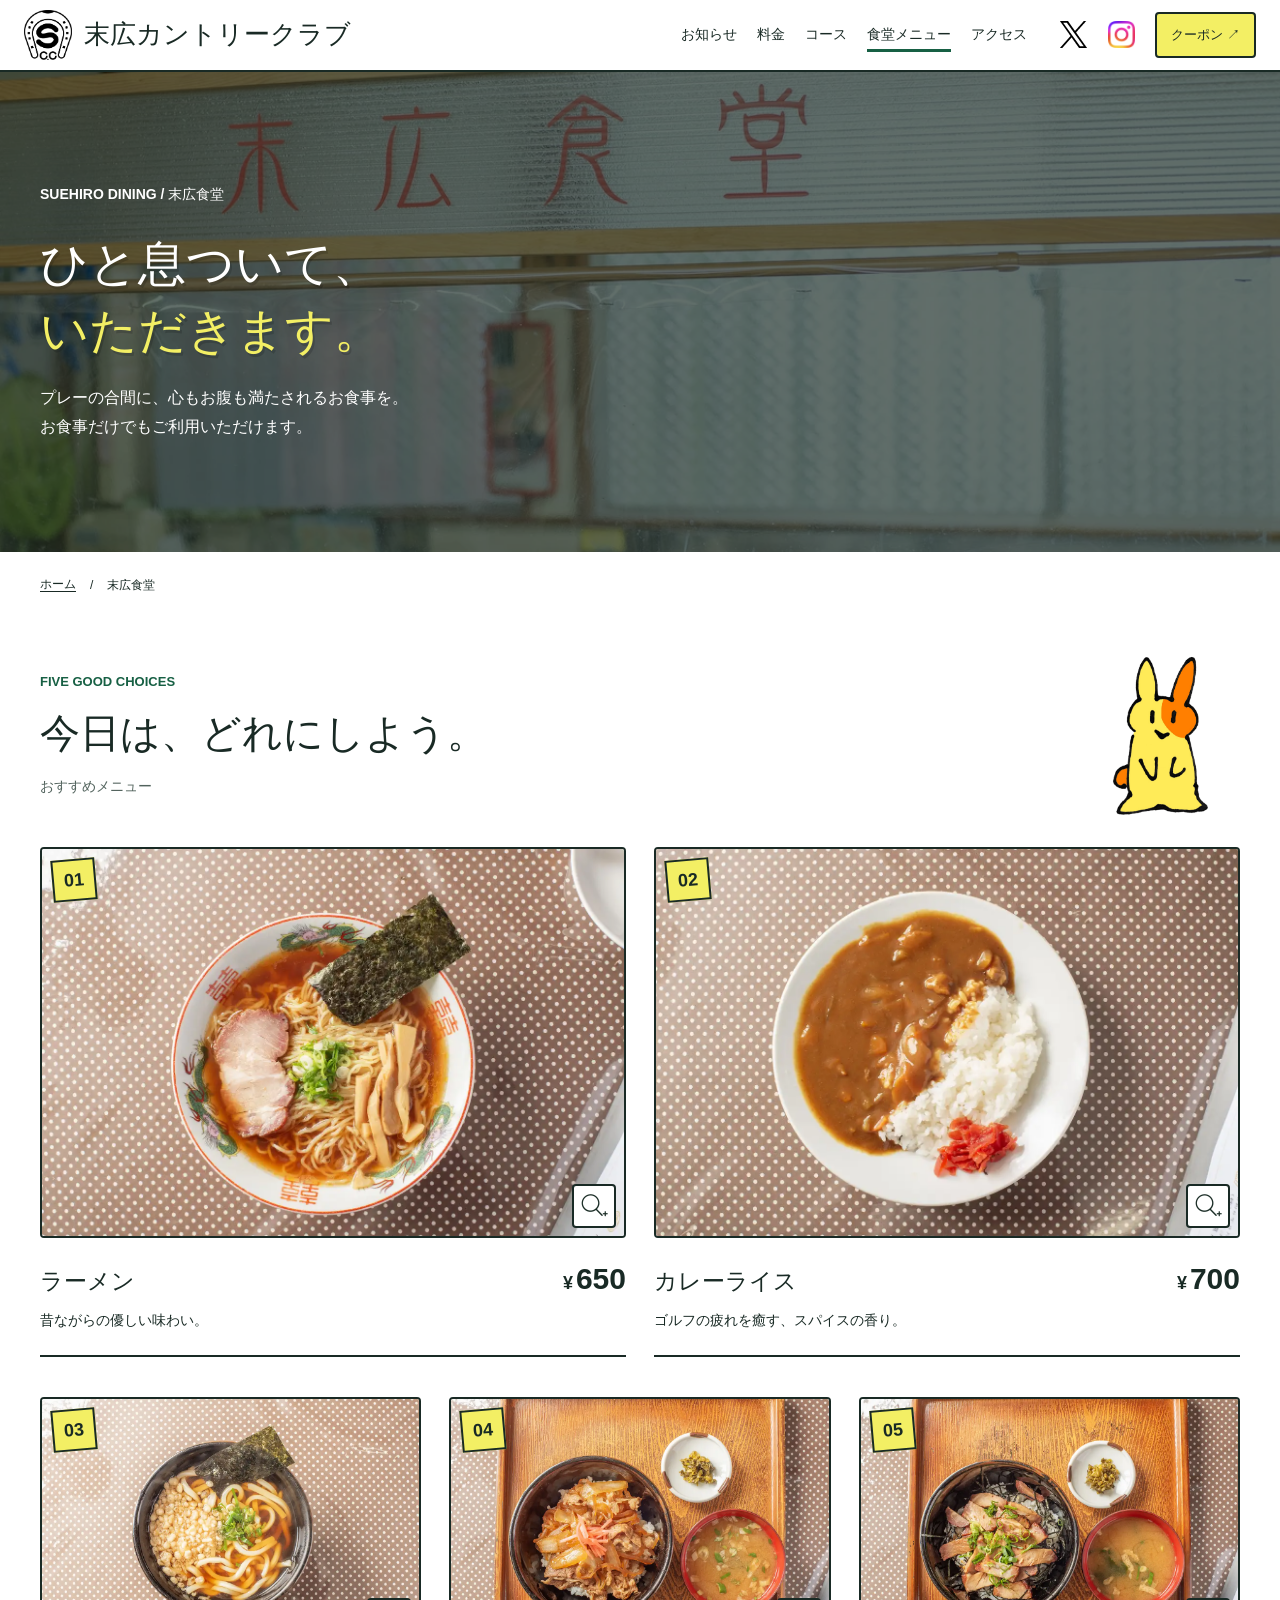
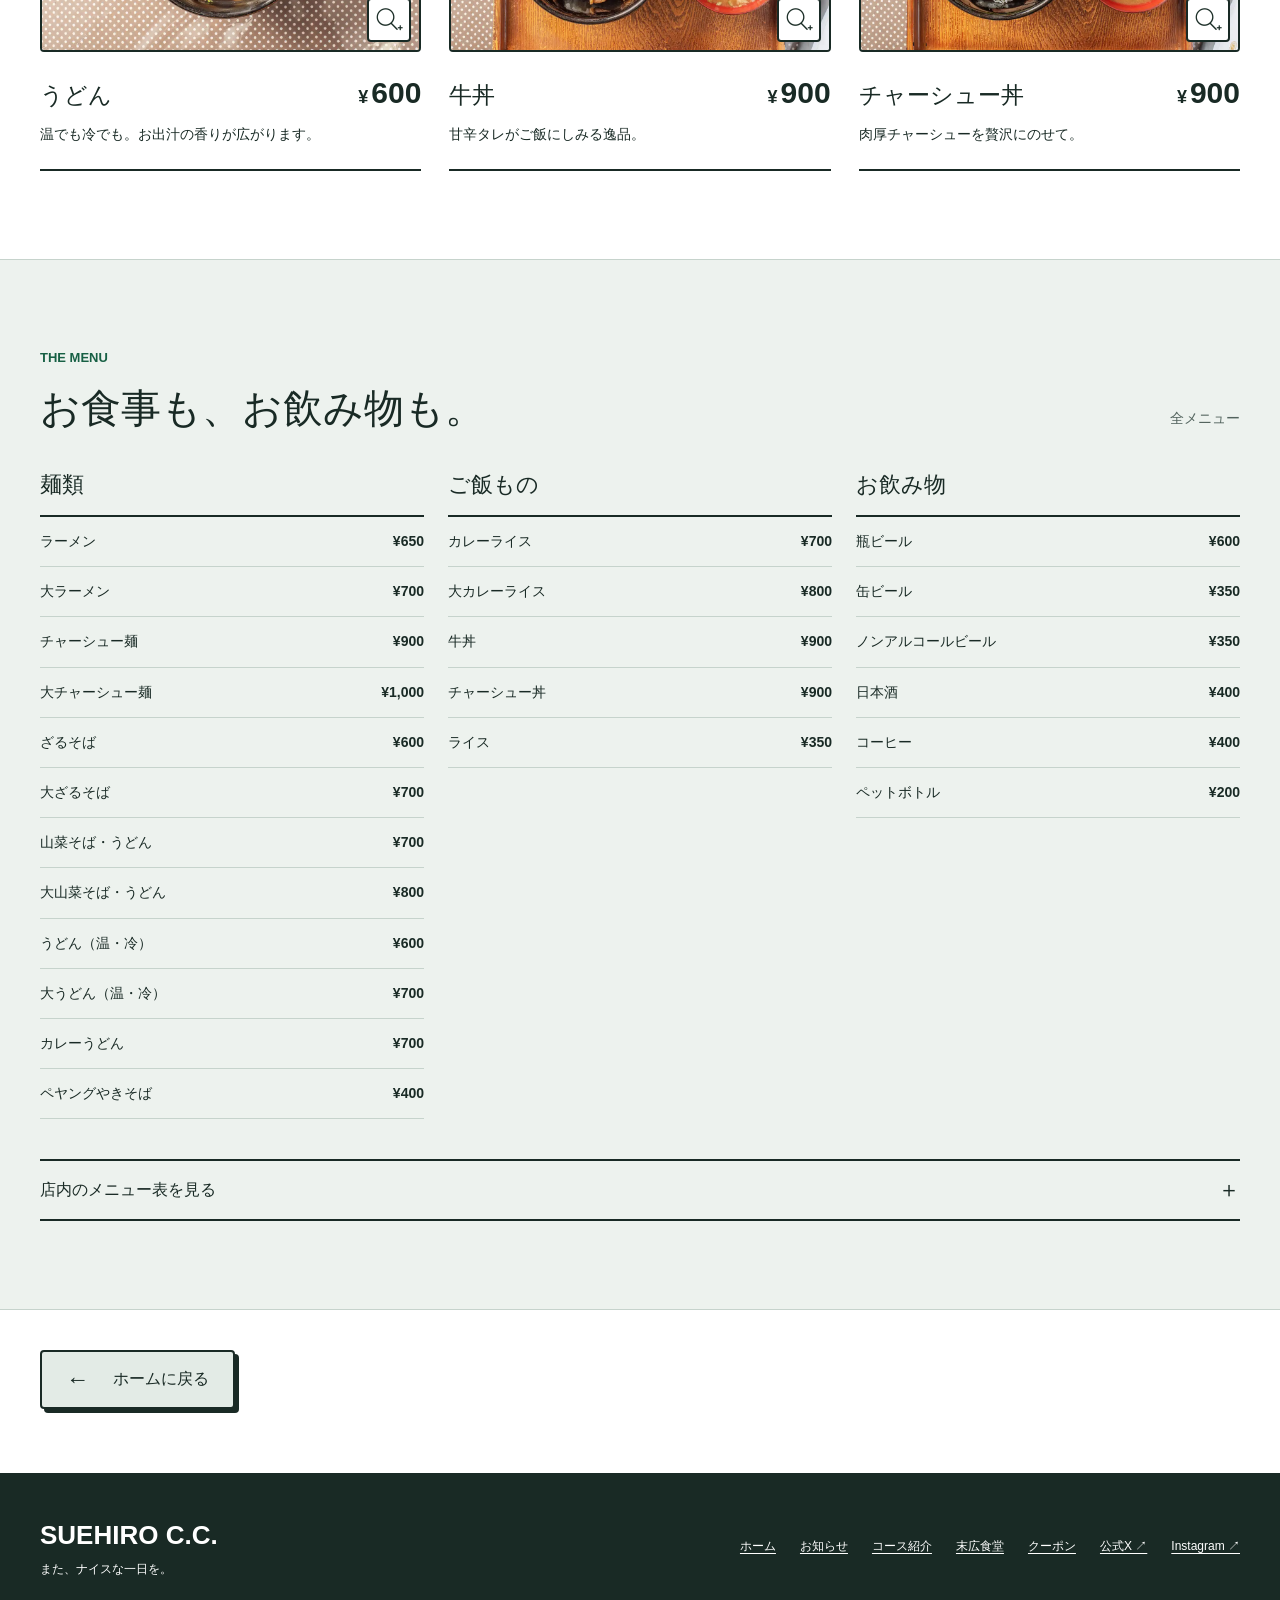
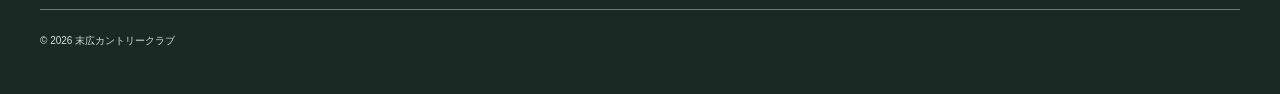
<file: playful-site/foodcort.html>
<!DOCTYPE html>
<html lang="ja">
<head>
  <meta charset="utf-8">
  <meta name="viewport" content="width=device-width, initial-scale=1">
  <meta name="description" content="クラブハウス内の末広食堂でお昼休憩。お食事だけでもご利用いただけます。ラーメン、うどん、カレーライス、牛丼、チャーシュー丼と全メニュー・料金をご案内。">
  <meta name="format-detection" content="telephone=no">
  <title>末広食堂・メニュー | 末広カントリークラブ</title>
  <link rel="icon" href="assets/logo.png">
  <!-- 初回描画のメニュー状態を揃える。読込失敗時はリンク一覧に戻す。 -->
  <script>document.documentElement.classList.add("has-js");</script>
  <link rel="stylesheet" href="style.css" fetchpriority="high">
  <script src="script.js" defer fetchpriority="high" onerror="document.documentElement.classList.remove('has-js')"></script>
</head>
<body>
  <a class="skip-link" href="#main">本文へ移動</a>
  <header class="site-header">
    <div class="header-inner">
      <a class="brand" href="index.html" aria-label="末広カントリークラブ ホーム">
        <img src="assets/logo.png" width="586" height="619" alt="" loading="eager" decoding="async">
        <span><strong class="brand-name-ja">末広カントリークラブ</strong><strong class="brand-name-en" lang="en">SUEHIRO C.C.</strong></span>
      </a>
      <div class="header-actions">
        <div class="social-links" aria-label="公式SNS"><a href="https://x.com/suehiro_cc" target="_blank" rel="noopener noreferrer" aria-label="公式X（新しいタブ）"><img src="assets/x.svg" width="128" height="128" alt="X" loading="eager" decoding="async"></a><a href="https://www.instagram.com/suehiro.golf" target="_blank" rel="noopener noreferrer" aria-label="公式Instagram（新しいタブ）"><img src="assets/instagram.png" width="128" height="128" alt="Instagram" loading="eager" decoding="async"></a></div>
        <a class="header-coupon" href="coupon.html">クーポン<span aria-hidden="true"> ↗</span></a>
        <button class="menu-toggle" type="button" aria-controls="navigation" aria-label="メニューを開く" aria-expanded="false" hidden><span class="menu-lines" aria-hidden="true"></span><span>メニュー</span></button>
      </div>
      <nav id="navigation" class="navigation" aria-label="メインメニュー">
        <a href="index.html#news">お知らせ</a><a href="index.html#price">料金</a><a href="course.html">コース</a><a href="foodcort.html" aria-current="page">食堂メニュー</a><a href="index.html#access">アクセス</a><a class="nav-coupon" href="coupon.html">クーポン</a>
      </nav>
    </div>
  </header>
  <main id="main">
    <section class="hero subpage-hero dining-hero" aria-labelledby="dining-title">
      <img class="hero-photo" src="assets/dining-hero.webp" width="1200" height="825" alt="末広食堂の暖簾と厨房" loading="lazy" decoding="async" fetchpriority="high">
      <div class="hero-shade"></div>
      <div class="container hero-content"><p class="hero-location">SUEHIRO DINING / 末広食堂</p><h1 id="dining-title">ひと息ついて、<br><em>いただきます。</em></h1><p class="hero-description">プレーの合間に、心もお腹も満たされるお食事を。<br>お食事だけでもご利用いただけます。</p></div>
    </section>
    <nav class="container breadcrumb" aria-label="パンくず"><a href="index.html">ホーム</a><span aria-hidden="true">/</span><span aria-current="page">末広食堂</span></nav>
    <section id="featured" class="section dining-featured">
      <div class="container">
        <div class="section-heading mascot-heading"><div><p class="eyebrow">FIVE GOOD CHOICES</p><h2><span class="phrase">今日は、</span><span class="phrase">どれにしよう。</span></h2><p class="heading-note">おすすめメニュー</p></div><span class="mascot mascot-bunny" aria-hidden="true"><img src="assets/mascot-bunny.png" width="1575" height="2331" alt="" loading="lazy" decoding="async" fetchpriority="low"></span></div>
        <div class="dish-grid">
          <article class="dish-card" data-reveal><a class="dish-image image-preview" href="assets/ramen.webp" data-image-title="ラーメン" aria-label="ラーメンの写真を拡大"><img src="assets/ramen.webp" width="1200" height="801" alt="ラーメン" loading="lazy" decoding="async"><span class="dish-number">01</span></a><div class="dish-heading"><h3>ラーメン</h3><p class="dish-price"><span>¥</span>650</p></div><p>昔ながらの優しい味わい。</p></article>
          <article class="dish-card" data-reveal><a class="dish-image image-preview" href="assets/curry.webp" data-image-title="カレーライス" aria-label="カレーライスの写真を拡大"><img src="assets/curry.webp" width="1200" height="801" alt="カレーライス" loading="lazy" decoding="async"><span class="dish-number">02</span></a><div class="dish-heading"><h3>カレーライス</h3><p class="dish-price"><span>¥</span>700</p></div><p>ゴルフの疲れを癒す、スパイスの香り。</p></article>
          <article class="dish-card" data-reveal><a class="dish-image image-preview" href="assets/udon.webp" data-image-title="うどん" aria-label="うどんの写真を拡大"><img src="assets/udon.webp" width="1200" height="801" alt="うどん" loading="lazy" decoding="async"><span class="dish-number">03</span></a><div class="dish-heading"><h3>うどん</h3><p class="dish-price"><span>¥</span>600</p></div><p>温でも冷でも。お出汁の香りが広がります。</p></article>
          <article class="dish-card" data-reveal><a class="dish-image image-preview" href="assets/gyudon.webp" data-image-title="牛丼" aria-label="牛丼の写真を拡大"><img src="assets/gyudon.webp" width="1200" height="801" alt="牛丼" loading="lazy" decoding="async"><span class="dish-number">04</span></a><div class="dish-heading"><h3>牛丼</h3><p class="dish-price"><span>¥</span>900</p></div><p>甘辛タレがご飯にしみる逸品。</p></article>
          <article class="dish-card" data-reveal><a class="dish-image image-preview" href="assets/charshudon.webp" data-image-title="チャーシュー丼" aria-label="チャーシュー丼の写真を拡大"><img src="assets/charshudon.webp" width="1200" height="801" alt="チャーシュー丼" loading="lazy" decoding="async"><span class="dish-number">05</span></a><div class="dish-heading"><h3>チャーシュー丼</h3><p class="dish-price"><span>¥</span>900</p></div><p>肉厚チャーシューを贅沢にのせて。</p></article>
        </div>
      </div>
    </section>
    <section id="menu" class="section full-menu-section">
      <div class="container">
        <div class="section-heading"><div><p class="eyebrow">THE MENU</p><h2><span class="phrase">お食事も、</span><span class="phrase">お飲み物も。</span></h2></div><p class="heading-note">全メニュー</p></div>
        <div class="menu-columns">
          <section class="menu-group"><h3>麺類</h3><dl><div><dt>ラーメン</dt><dd>¥650</dd></div><div><dt>大ラーメン</dt><dd>¥700</dd></div><div><dt>チャーシュー麺</dt><dd>¥900</dd></div><div><dt>大チャーシュー麺</dt><dd>¥1,000</dd></div><div><dt>ざるそば</dt><dd>¥600</dd></div><div><dt>大ざるそば</dt><dd>¥700</dd></div><div><dt>山菜そば・うどん</dt><dd>¥700</dd></div><div><dt>大山菜そば・うどん</dt><dd>¥800</dd></div><div><dt>うどん（温・冷）</dt><dd>¥600</dd></div><div><dt>大うどん（温・冷）</dt><dd>¥700</dd></div><div><dt>カレーうどん</dt><dd>¥700</dd></div><div><dt>ペヤングやきそば</dt><dd>¥400</dd></div></dl></section>
          <section class="menu-group"><h3>ご飯もの</h3><dl><div><dt>カレーライス</dt><dd>¥700</dd></div><div><dt>大カレーライス</dt><dd>¥800</dd></div><div><dt>牛丼</dt><dd>¥900</dd></div><div><dt>チャーシュー丼</dt><dd>¥900</dd></div><div><dt>ライス</dt><dd>¥350</dd></div></dl></section>
          <section class="menu-group"><h3>お飲み物</h3><dl><div><dt>瓶ビール</dt><dd>¥600</dd></div><div><dt>缶ビール</dt><dd>¥350</dd></div><div><dt>ノンアルコールビール</dt><dd>¥350</dd></div><div><dt>日本酒</dt><dd>¥400</dd></div><div><dt>コーヒー</dt><dd>¥400</dd></div><div><dt>ペットボトル</dt><dd>¥200</dd></div></dl></section>
        </div>
        <details class="menu-board"><summary>店内のメニュー表を見る<span aria-hidden="true">＋</span></summary><a class="image-preview" href="assets/menu.webp" data-image-title="末広食堂 全メニュー表" aria-label="末広食堂 全メニュー表を拡大"><img src="assets/menu.webp" width="1414" height="2000" alt="末広食堂のお食事とお飲み物のメニュー表" loading="lazy" decoding="async"></a></details>
      </div>
    </section>
    <div class="container page-return"><a class="button button-muted" href="index.html"><span aria-hidden="true">←</span>ホームに戻る</a></div>
  </main>
  <footer class="site-footer"><div class="container footer-inner"><a class="footer-brand" href="index.html">SUEHIRO C.C.<span>また、ナイスな一日を。</span></a><nav class="footer-links" aria-label="フッターメニュー"><a href="index.html">ホーム</a><a href="news.html">お知らせ</a><a href="course.html">コース紹介</a><a href="foodcort.html" aria-current="page">末広食堂</a><a href="coupon.html">クーポン</a><a href="https://x.com/suehiro_cc" target="_blank" rel="noopener noreferrer">公式X ↗<span class="sr-only">（新しいタブ）</span></a><a href="https://www.instagram.com/suehiro.golf" target="_blank" rel="noopener noreferrer">Instagram ↗<span class="sr-only">（新しいタブ）</span></a></nav><small>© <span id="year">2026</span> 末広カントリークラブ</small></div></footer>
  <dialog class="image-dialog" aria-labelledby="image-title">
    <div class="dialog-toolbar"><h2 id="image-title"></h2><div><button type="button" class="zoom-button" aria-pressed="false">拡大する</button><button type="button" class="dialog-close" autofocus>閉じる <span aria-hidden="true">×</span></button></div></div>
    <div class="dialog-stage" tabindex="0" aria-label="画像">
      <p class="image-loading" role="status" hidden>画像を読み込んでいます。<br><span>そのままお待ちいただくか、閉じて本文をご覧ください。</span></p>
      <img class="dialog-image" alt="" decoding="async" fetchpriority="high">
      <div class="image-error" hidden><p role="status">画像を読み込めませんでした。通信状態をご確認ください。</p><button type="button" class="image-retry">もう一度読み込む</button><a class="original-image" href="assets/coupon.webp">画像を直接開く</a></div>
    </div>
    <p class="dialog-caption" hidden></p>
  </dialog>
</body>
</html>
</file>
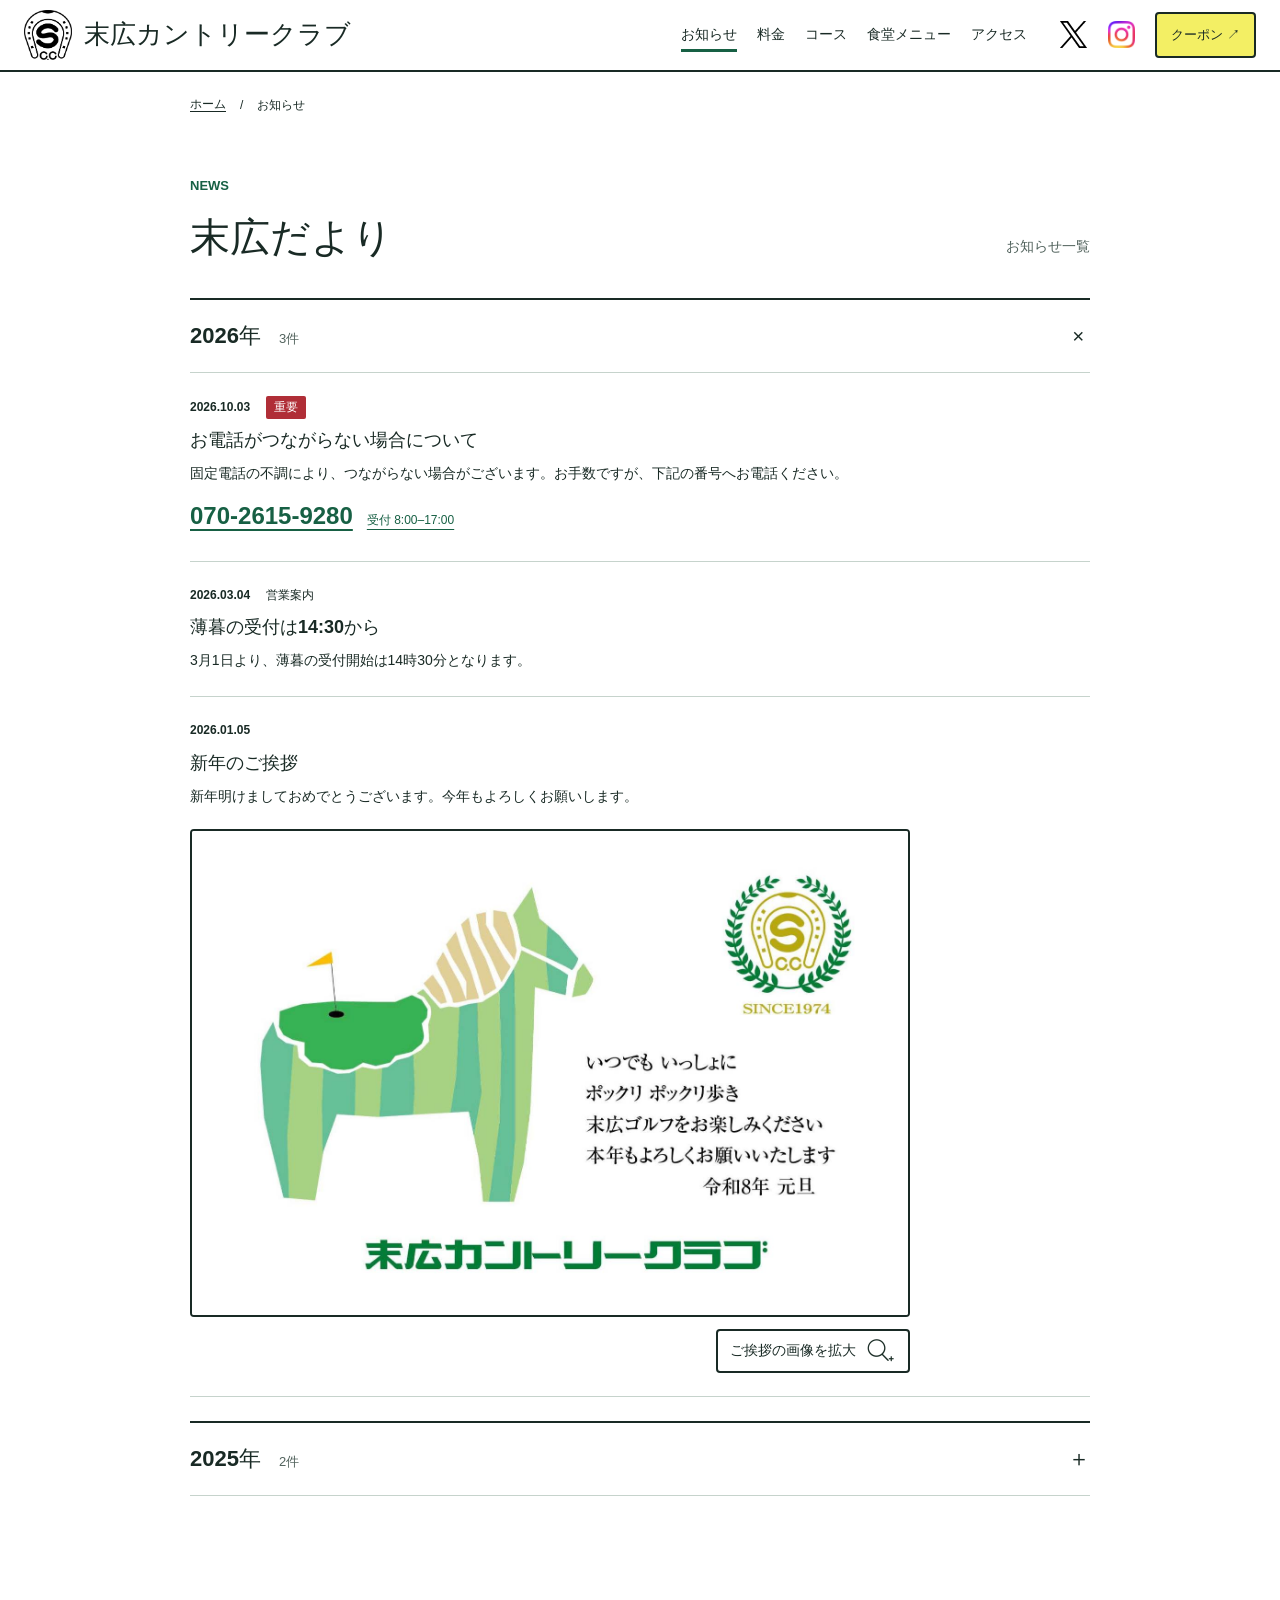
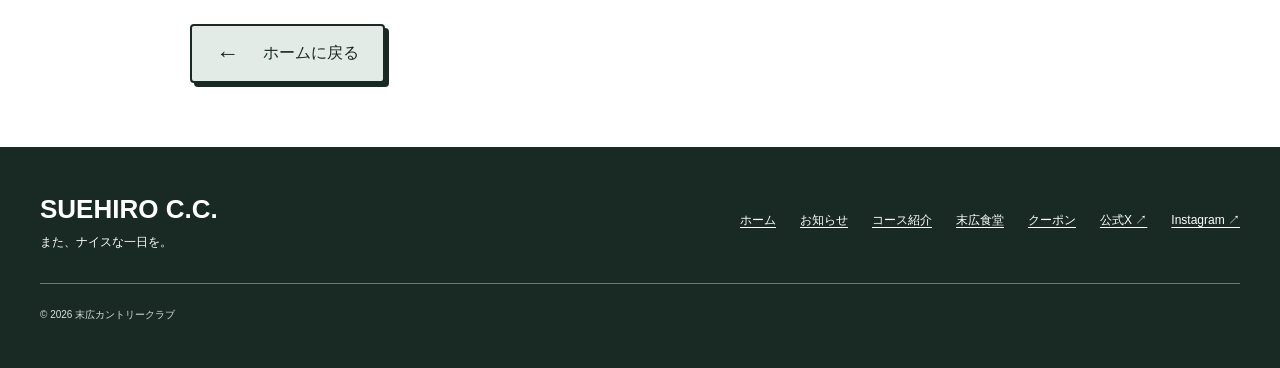
<file: playful-site/news.html>
<!DOCTYPE html>
<html lang="ja">
<head>
  <meta charset="utf-8">
  <meta name="viewport" content="width=device-width, initial-scale=1">
  <meta name="description" content="末広カントリークラブのお知らせ。営業案内や受付時間など、最新情報と過去のお知らせをご確認いただけます。">
  <meta name="format-detection" content="telephone=no">
  <title>お知らせ | 末広カントリークラブ</title>
  <link rel="icon" href="assets/logo.png">
  <!-- 初回描画のメニュー状態を揃える。読込失敗時はリンク一覧に戻す。 -->
  <script>document.documentElement.classList.add("has-js");</script>
  <link rel="stylesheet" href="style.css" fetchpriority="high">
  <script src="script.js" defer fetchpriority="high" onerror="document.documentElement.classList.remove('has-js')"></script>
</head>
<body class="document-page">
  <a class="skip-link" href="#main">本文へ移動</a>
  <header class="site-header">
    <div class="header-inner">
      <a class="brand" href="index.html" aria-label="末広カントリークラブ ホーム">
        <img src="assets/logo.png" width="586" height="619" alt="" loading="eager" decoding="async">
        <span><strong class="brand-name-ja">末広カントリークラブ</strong><strong class="brand-name-en" lang="en">SUEHIRO C.C.</strong></span>
      </a>
      <div class="header-actions">
        <div class="social-links" aria-label="公式SNS"><a href="https://x.com/suehiro_cc" target="_blank" rel="noopener noreferrer" aria-label="公式X（新しいタブ）"><img src="assets/x.svg" width="128" height="128" alt="X" loading="eager" decoding="async"></a><a href="https://www.instagram.com/suehiro.golf" target="_blank" rel="noopener noreferrer" aria-label="公式Instagram（新しいタブ）"><img src="assets/instagram.png" width="128" height="128" alt="Instagram" loading="eager" decoding="async"></a></div>
        <a class="header-coupon" href="coupon.html">クーポン<span aria-hidden="true"> ↗</span></a>
        <button class="menu-toggle" type="button" aria-controls="navigation" aria-label="メニューを開く" aria-expanded="false" hidden><span class="menu-lines" aria-hidden="true"></span><span>メニュー</span></button>
      </div>
      <nav id="navigation" class="navigation" aria-label="メインメニュー">
        <a href="news.html" aria-current="page">お知らせ</a><a href="index.html#price">料金</a><a href="course.html">コース</a><a href="foodcort.html">食堂メニュー</a><a href="index.html#access">アクセス</a><a class="nav-coupon" href="coupon.html">クーポン</a>
      </nav>
    </div>
  </header>
  <main id="main">
    <nav class="container breadcrumb" aria-label="パンくず"><a href="index.html">ホーム</a><span aria-hidden="true">/</span><span aria-current="page">お知らせ</span></nav>
    <section class="section document-section news-document" aria-labelledby="news-title">
      <div class="container">
        <div class="section-heading"><div><p class="eyebrow">NEWS</p><h1 id="news-title">末広だより</h1></div><span class="heading-note">お知らせ一覧</span></div>
        <!-- news.jsonから生成。更新方法はNEWS.mdを参照。 -->
        <!-- NEWS:ARCHIVE:START -->
        <details class="news-year" open>
          <summary><span>2026年 <small>3件</small></span><span aria-hidden="true">＋</span></summary>
          <div class="news-year-items">
            <article class="news-item news-important" id="news-phone-contact-20261003" aria-labelledby="news-phone-contact-20261003-title">
              <div class="news-meta"><time datetime="2026-10-03">2026.10.03</time><span class="tag">重要</span></div>
              <h2 id="news-phone-contact-20261003-title">お電話がつながらない場合について</h2>
              <p>固定電話の不調により、つながらない場合がございます。お手数ですが、下記の番号へお電話ください。</p>
              <a class="phone-link" href="tel:07026159280">070-2615-9280 <span>受付 8:00–17:00</span></a>
            </article>
            <article class="news-item" id="news-twilight-20260304" aria-labelledby="news-twilight-20260304-title">
              <div class="news-meta"><time datetime="2026-03-04">2026.03.04</time><span>営業案内</span></div>
              <h2 id="news-twilight-20260304-title">薄暮の受付は14:30から</h2>
              <p>3月1日より、薄暮の受付開始は14時30分となります。</p>
            </article>
            <article class="news-item" id="news-new-year-2026" aria-labelledby="news-new-year-2026-title">
              <div class="news-meta"><time datetime="2026-01-05">2026.01.05</time></div>
              <h2 id="news-new-year-2026-title">新年のご挨拶</h2>
              <p>新年明けましておめでとうございます。今年もよろしくお願いします。</p>
              <a class="news-image" href="assets/new-year-2026.jpg" data-image-title="2026年 新年のご挨拶" aria-label="2026年 新年のご挨拶を拡大"><img src="assets/new-year-2026.jpg" width="1557" height="1052" alt="2026年 新年のご挨拶" loading="lazy" decoding="async" fetchpriority="low"><span class="image-action">ご挨拶の画像を拡大<span class="zoom-icon" aria-hidden="true"></span></span></a>
            </article>
          </div>
        </details>
        <details class="news-year">
          <summary><span>2025年 <small>2件</small></span><span aria-hidden="true">＋</span></summary>
          <div class="news-year-items">
            <article class="news-item" id="news-twilight-20251101" aria-labelledby="news-twilight-20251101-title">
              <div class="news-meta"><time datetime="2025-11-01">2025.11.01</time></div>
              <h2 id="news-twilight-20251101-title">薄暮の受付時間について</h2>
              <p>11月1日より、薄暮は14時からとなります。</p>
            </article>
            <article class="news-item" id="news-website-20251101" aria-labelledby="news-website-20251101-title">
              <div class="news-meta"><time datetime="2025-11-01">2025.11.01</time></div>
              <h2 id="news-website-20251101-title">ホームページを更新しました</h2>
            </article>
          </div>
        </details>
        <!-- NEWS:ARCHIVE:END -->
      </div>
    </section>
    <div class="container page-return"><a class="button button-muted" href="index.html#news"><span aria-hidden="true">←</span>ホームに戻る</a></div>
  </main>
  <footer class="site-footer"><div class="container footer-inner"><a class="footer-brand" href="index.html">SUEHIRO C.C.<span>また、ナイスな一日を。</span></a><nav class="footer-links" aria-label="フッターメニュー"><a href="index.html">ホーム</a><a href="news.html" aria-current="page">お知らせ</a><a href="course.html">コース紹介</a><a href="foodcort.html">末広食堂</a><a href="coupon.html">クーポン</a><a href="https://x.com/suehiro_cc" target="_blank" rel="noopener noreferrer">公式X ↗<span class="sr-only">（新しいタブ）</span></a><a href="https://www.instagram.com/suehiro.golf" target="_blank" rel="noopener noreferrer">Instagram ↗<span class="sr-only">（新しいタブ）</span></a></nav><small>© <span id="year">2026</span> 末広カントリークラブ</small></div></footer>
  <dialog class="image-dialog" aria-labelledby="image-title">
    <div class="dialog-toolbar"><h2 id="image-title"></h2><div><button type="button" class="zoom-button" aria-pressed="false">拡大する</button><button type="button" class="dialog-close" autofocus>閉じる <span aria-hidden="true">×</span></button></div></div>
    <div class="dialog-stage" tabindex="0" aria-label="画像">
      <p class="image-loading" role="status" hidden>画像を読み込んでいます。<br><span>そのままお待ちいただくか、閉じて本文をご覧ください。</span></p>
      <img class="dialog-image" alt="" decoding="async" fetchpriority="high">
      <div class="image-error" hidden><p role="status">画像を読み込めませんでした。通信状態をご確認ください。</p><button type="button" class="image-retry">もう一度読み込む</button><a class="original-image" href="assets/coupon.webp">画像を直接開く</a></div>
    </div>
    <p class="dialog-caption" hidden></p>
  </dialog>
</body>
</html>
</file>
<file: playful-site/style.css>
:root {
  --ink: #192a25;
  --green: #176044;
  --yellow: #f3ef64;
  --coral: #b02e37;
  --paper: #ffffff;
  --muted: #52635d;
  --line: #c6d3cc;
  --header-height: 72px;
  color: var(--ink);
  background: var(--paper);
  font-family: "BIZ UDPGothic", "Yu Gothic", "Hiragino Kaku Gothic ProN", Meiryo, sans-serif;
  font-size: 16px;
  line-height: 1.8;
  letter-spacing: 0;
  font-synthesis: none;
  scroll-padding-top: calc(var(--header-height) + 20px);
}
* { box-sizing: border-box; }
body { margin: 0; }
h1, h2, h3, p, figure, dl, dd { margin: 0; }
h1, h2, h3 { font-weight: 800; line-height: 1.45; overflow-wrap: anywhere; }
a { color: inherit; text-underline-offset: .22em; }
button, summary, a { -webkit-tap-highlight-color: transparent; }
button, select { font: inherit; color: inherit; }
button { cursor: pointer; }
button:disabled { cursor: default; opacity: .35; }
img { display: block; max-width: 100%; height: auto; }
button, a, summary { touch-action: manipulation; }
button, a { -webkit-user-drag: none; }
[hidden] { display: none !important; }
:focus-visible { outline: 3px solid #c52545; outline-offset: 5px; }
.sr-only { position: absolute; width: 1px; height: 1px; overflow: hidden; clip-path: inset(50%); white-space: nowrap; }
.skip-link { position: fixed; z-index: 100; top: 12px; left: 12px; padding: 12px 20px; background: white; transform: translateY(-160%); }
.skip-link:focus { transform: translateY(0); }
.container { width: min(1200px, calc(100% - 48px)); margin-inline: auto; }
.section { padding-block: 88px; }
.section-heading { display: flex; align-items: end; justify-content: space-between; gap: 24px; margin-bottom: 32px; }
.eyebrow { font-family: Arial, sans-serif; font-size: 13px; font-weight: 800; line-height: 1.5; margin-bottom: 12px; color: var(--green); }
.section-heading h2, .access-section h2 { font-size: 40px; }
.heading-note { font-size: 14px; color: var(--muted); flex-shrink: 0; padding-bottom: 6px; }
.section-intro { margin-bottom: 32px; max-width: 670px; }
.fine-print { font-size: 13px; line-height: 1.8; }
.text-link { font-weight: 700; display: inline-block; padding-block: 8px; }
.text-link:hover { color: var(--coral); }
.button { min-height: 54px; padding: 13px 24px; border: 2px solid var(--ink); border-radius: 4px; display: inline-flex; gap: 24px; align-items: center; justify-content: space-between; font-size: 16px; font-weight: 800; text-decoration: none; box-shadow: 4px 4px 0 var(--ink); transition: transform .18s ease, box-shadow .18s ease; }
.button-yellow { background: var(--yellow); color: var(--ink); }
.button-white { background: white; color: var(--ink); }
.button-muted { background: #e3ebe6; color: var(--ink); }
.button-ink { background: var(--ink); color: white; box-shadow: 4px 4px 0 white; }
.button:hover { transform: translate(-2px, -2px); box-shadow: 6px 6px 0 var(--ink); }
.button-ink:hover { box-shadow: 6px 6px 0 white; }
.button:active { transform: translate(3px, 3px); box-shadow: 1px 1px 0 var(--ink); }
.button > span[aria-hidden] { font-size: 23px; line-height: 1; }

/* 原本を保ち、透明余白を除いた表示枠を画像の読込前から確保する。座標は元画像のpx値。 */
.mascot { --mascot-size: 160px; --source-width: 1575; display: block; position: relative; flex: 0 0 auto; width: var(--mascot-size); max-width: 100%; aspect-ratio: var(--crop-width) / var(--crop-height); overflow: hidden; pointer-events: none; user-select: none; }
.mascot img { position: absolute; width: calc(100% * var(--source-width) / var(--crop-width)); max-width: none; left: calc(-100% * var(--crop-x) / var(--crop-width)); top: calc(-100% * var(--crop-y) / var(--crop-height)); }
.mascot-tempura { --crop-x: 193; --crop-y: 935; --crop-width: 1071; --crop-height: 817; }
.mascot-gentle { --crop-x: 351; --crop-y: 600; --crop-width: 1009; --crop-height: 1123; }
.mascot-daidara { --source-width: 1052; --crop-x: 335; --crop-y: 735; --crop-width: 375; --crop-height: 643; }
.mascot-aorisu { --crop-x: 352; --crop-y: 755; --crop-width: 956; --crop-height: 997; }
.mascot-bunny { --crop-x: 448; --crop-y: 1031; --crop-width: 602; --crop-height: 1000; }
.mascot-bunker { --crop-x: 59; --crop-y: 703; --crop-width: 1397; --crop-height: 1045; }
.mascot-row { display: flex; align-items: end; justify-content: space-between; gap: 24px; }
.mascot-row .mascot { --mascot-size: 144px; margin-right: 32px; }
.section-heading.mascot-heading { flex-direction: row; align-items: center; }
.mascot-heading > div { min-width: 0; }
.mascot-heading .heading-note { margin-top: 12px; padding-bottom: 0; }
.mascot-heading .mascot-bunny { --mascot-size: 96px; margin-right: 32px; }
.mascot-intro { display: grid; grid-template-columns: minmax(0, 1fr) auto; align-items: center; gap: 40px; margin-bottom: 32px; }
.mascot-intro .section-intro { margin-bottom: 0; }
.mascot-intro .mascot { --mascot-size: 112px; margin-right: 40px; }
.faq-layout .faq-heading { flex-direction: row; align-items: center; justify-content: flex-start; gap: 32px; margin-bottom: 0; }
.faq-heading h2 { flex-shrink: 0; white-space: nowrap; }
.faq-heading .mascot { --mascot-size: 88px; }
.faq-mascot { position: relative; display: block; flex: 0 0 auto; padding: 12px 18px 0 0; color: var(--green); pointer-events: none; user-select: none; }
.faq-question-mark { position: absolute; right: 17px; top: 12px; font: 800 24px/1 Arial, sans-serif; transform: rotate(-14deg); }
.faq-question-mark:last-child { right: 5px; top: 0; font-size: 18px; transform: rotate(16deg); }
.access-intro { container-type: inline-size; }
.access-heading { --welcome-mascot-size: 112px; position: relative; width: fit-content; max-width: 100%; }
.access-heading .eyebrow, .access-heading h2 > span:first-child { padding-right: calc(var(--welcome-mascot-size) + 16px); }
.access-heading h2 > span { display: block; }
.access-heading .mascot { --mascot-size: var(--welcome-mascot-size); position: absolute; right: 0; top: -40px; }

.site-header { container: site-header / inline-size; position: sticky; z-index: 20; top: 0; background: #fff; border-bottom: 2px solid var(--ink); }
.header-inner { --navigation-collapsed: 1; min-height: calc(var(--header-height) - 2px); width: min(1440px, calc(100% - 48px)); margin: auto; display: flex; flex-wrap: wrap; align-items: center; gap: 0 24px; }
.brand { display: flex; flex: 1; align-items: center; gap: 12px; min-width: 0; min-height: calc(var(--header-height) - 2px); text-decoration: none; }
.brand img { flex: 0 0 auto; width: 48px; height: 52px; object-fit: contain; }
.brand > span { display: grid; min-width: 0; white-space: nowrap; }
.brand strong { font-size: 26px; line-height: 1.2; font-weight: 900; }
.brand .brand-name-en { display: none; font-family: "Arial Black", Arial, sans-serif; }
.navigation { order: 3; flex: 1 0 100%; display: grid; grid-template-columns: repeat(2, minmax(0, 1fr)); gap: 0 24px; padding-block: 12px 24px; }
.navigation a { position: relative; display: flex; align-items: center; min-height: 48px; padding: 13px 4px; border-bottom: 1px solid var(--line); text-decoration: none; font-size: 14px; font-weight: 700; white-space: nowrap; }
.navigation a::after { content: ""; position: absolute; height: 3px; bottom: 8px; left: 0; right: 0; background: var(--green); transform: scaleX(0); transform-origin: left; transition: transform .2s; }
.navigation a:hover::after { transform: scaleX(1); }
.navigation a[aria-current="page"]::after { transform: scaleX(1); }
.navigation .nav-coupon { display: none; }
.has-js .navigation { display: none; position: absolute; top: 100%; inset-inline: 0; padding-inline: max(24px, calc((100% - 1200px) / 2)); max-height: calc(100dvh - var(--header-height) - 12px); overflow-y: auto; background: white; border-bottom: 2px solid var(--ink); box-shadow: 0 8px 16px rgb(25 42 37 / 12%); }
.has-js .navigation.is-open { display: grid; }
.header-actions { display: flex; flex: 0 0 auto; align-items: center; gap: 12px; margin-left: auto; }
.social-links { display: flex; align-items: center; gap: 4px; }
.social-links a { width: 44px; height: 44px; display: flex; align-items: center; justify-content: center; border-radius: 4px; }
.social-links img { width: 27px; height: 27px; object-fit: contain; }
.social-links a:hover { background: #edf2ee; }
.header-coupon { background: var(--yellow); border: 2px solid var(--ink); padding: 9px 14px; border-radius: 4px; text-decoration: none; font-size: 13px; font-weight: 800; white-space: nowrap; }
.header-coupon[aria-current="page"] { text-decoration: underline; text-decoration-color: var(--green); text-decoration-thickness: 3px; text-underline-offset: 6px; }
.menu-toggle { border: 0; background: transparent; width: 52px; min-height: 48px; font-size: 10px; padding: 4px; white-space: nowrap; }
.has-js .menu-toggle { display: block; }
/* 初期化前もメニューボタンの幅を確保する。 */
.has-js .menu-toggle[hidden] { display: block !important; visibility: hidden; }
.menu-lines { display: block; width: 24px; height: 15px; border-top: 2px solid; border-bottom: 2px solid; margin: 2px auto 3px; position: relative; }
.menu-lines::before { content: ""; position: absolute; left: 0; top: 5px; width: 24px; height: 2px; background: currentColor; transition: transform .2s; }
.menu-toggle[aria-expanded="true"] .menu-lines { border-color: transparent; }
.menu-toggle[aria-expanded="true"] .menu-lines::before { transform: rotate(45deg); }
.menu-toggle[aria-expanded="true"] .menu-lines::after { content: ""; position: absolute; left: 0; top: 5px; width: 24px; height: 2px; background: currentColor; transform: rotate(-45deg); }

/* 本文のスマホ/PC切替とは別に、リンクが1段に収まる実幅でナビを展開する。 */
@container site-header (min-width: 1080px) {
  .header-inner { --navigation-collapsed: 0; flex-wrap: nowrap; }
  .navigation, .has-js .navigation { order: 0; position: static; display: flex; flex: 0 0 auto; gap: 20px; padding: 0; max-height: none; overflow: visible; background: transparent; border: 0; box-shadow: none; }
  .navigation a { padding: 12px 0; border-bottom: 0; }
  .header-actions { order: 1; margin-left: 0; }
  .has-js .menu-toggle, .has-js .menu-toggle[hidden] { display: none !important; }
}

.hero { position: relative; color: white; background: var(--ink); isolation: isolate; }
.hero-photo { position: absolute; z-index: -2; width: 100%; height: 100%; object-fit: cover; object-position: center 57%; }
.hero-photo.hero-photo-swing { object-position: center 38%; }
.hero-shade { position: absolute; z-index: -1; inset: 0; background: rgb(0 20 12 / 49%); }
.hero-content { position: relative; min-height: 510px; height: min(660px, calc(100svh - var(--header-height) - 100px)); display: flex; flex-direction: column; justify-content: center; padding-block: 40px 100px; }
.hero-location { font-size: 14px; font-weight: 700; margin-bottom: 22px; }
.hero h1 { font-size: 52px; line-height: 1.4; font-weight: 900; text-shadow: 2px 3px 0 rgb(0 0 0 / 15%); }
.hero h1 > span { display: block; }
.hero h1 em { font-style: normal; color: var(--yellow); }
.hero-description { margin-top: 20px; font-size: 16px; font-weight: 700; }
.hero-actions { display: flex; gap: 16px; margin-top: 30px; }
.hero-actions .button { min-width: 185px; }
.hero-invitation { margin-top: 30px; }
.hero-invitation .hero-actions { margin-top: 0; }
.course-hero-actions { align-self: flex-start; max-width: 100%; }
.course-button-icon { width: 28px; height: 28px; flex: 0 0 28px; object-fit: contain; }
.hero-stamp { position: absolute; right: 14px; bottom: 150px; padding: 18px 22px; background: var(--yellow); border: 2px solid var(--ink); color: var(--ink); box-shadow: 6px 6px 0 var(--ink); transform: rotate(7deg); text-align: center; }
.hero-stamp > span { display: block; font-size: 13px; margin-bottom: 6px; border-bottom: 1px solid var(--ink); padding-bottom: 6px; }
.hero-stamp strong { display: block; font-size: 24px; line-height: 1.4; }
.hero-bottom { position: absolute; left: 0; right: 0; bottom: 24px; display: flex; justify-content: space-between; gap: 16px; border-top: 1px solid rgb(255 255 255 / 60%); padding-top: 14px; font-family: Arial, sans-serif; font-size: 12px; font-weight: 700; align-items: center; }
.hero-bottom strong { font-size: 22px; }
.hero-bottom span { margin-inline: 12px; font-weight: 400; }
.essentials { background: var(--yellow); border-bottom: 2px solid var(--ink); }
.essentials-inner { min-height: 88px; display: grid; grid-template-columns: repeat(2, minmax(0, 1fr)); align-items: center; gap: 24px; padding-block: 14px; }
.opening-hours { display: grid; grid-template-columns: auto auto; align-items: center; gap: 4px 12px; justify-self: center; }
.essentials .label { background: var(--ink); color: white; padding: 3px 9px; font-size: 12px; font-weight: 800; }
.essentials strong { font-size: 22px; font-family: Arial, sans-serif; line-height: 1.4; white-space: nowrap; }
.early-hours { grid-column: 1 / -1; font-size: 12px; }
.parking-note { display: grid; align-content: center; justify-items: center; align-self: stretch; border-left: 1px solid rgb(25 42 37 / 30%); padding-left: 24px; font-size: 13px; font-weight: 700; }

.news-layout { display: grid; grid-template-columns: minmax(0, 1fr) 265px; gap: 32px; align-items: start; }
.news-main .section-heading { margin-bottom: 20px; }
.news-feed-scroll { max-height: min(480px, 60svh); overflow-y: auto; overscroll-behavior-y: auto; scrollbar-gutter: stable; scrollbar-color: #7a827e #edf2ee; padding: 6px 12px 6px 6px; scroll-padding-block: 12px; }
.news-item { padding-block: 23px; border-bottom: 1px solid var(--line); }
.news-meta { display: flex; flex-wrap: wrap; gap: 8px 16px; align-items: center; margin-bottom: 8px; font-size: 12px; font-weight: 700; overflow-wrap: anywhere; }
.news-meta time { font-family: Arial, sans-serif; }
.tag { display: inline-block; color: white; background: var(--coral); font-size: 12px; font-weight: 800; padding: 1px 8px; border-radius: 2px; }
.tag-yellow { background: var(--yellow); color: var(--ink); padding: 4px 9px; }
.news-item h2, .news-item h3 { font-size: 18px; margin-bottom: 8px; }
.news-item p { font-size: 14px; overflow-wrap: anywhere; }
.news-item p + p { margin-top: 8px; }
.news-item h3 a { text-decoration: none; }
.news-item h3 a:hover { text-decoration: underline; }
.news-item .text-link { display: block; width: fit-content; overflow-wrap: anywhere; }
.news-image { display: block; max-width: 720px; margin-top: 20px; }
.news-image img { width: 100%; height: auto; border: 2px solid var(--ink); border-radius: 4px; background: #edf2ee; }
.news-important { border-top: 2px solid var(--ink); }
.phone-link { display: inline-flex; flex-wrap: wrap; align-items: baseline; column-gap: 14px; font-family: Arial, sans-serif; font-size: 24px; font-weight: 800; margin-top: 8px; color: var(--green); }
.phone-link span { font-family: "Yu Gothic", Meiryo, sans-serif; font-size: 12px; font-weight: 400; }
summary { cursor: pointer; list-style: none; display: flex; justify-content: space-between; align-items: center; gap: 16px; min-height: 58px; font-weight: 700; }
summary::-webkit-details-marker { display: none; }
summary > span[aria-hidden] { flex-shrink: 0; font-size: 22px; line-height: 1; transition: transform .18s; }
details[open] > summary > span[aria-hidden] { transform: rotate(45deg); }
.news-all { width: min(100%, 320px); min-height: 58px; margin-top: 24px; }
/* 写真ヒーローを持たないページは、見出し・本文・前後のナビを同じ幅で揃える。 */
.document-page .breadcrumb, .document-page .page-return, .document-section > .container { max-width: 900px; }
.document-section h1 { font-size: 40px; }
.news-year { border-top: 2px solid var(--ink); }
.news-year:last-child { border-bottom: 1px solid var(--line); }
.news-year > summary { min-height: 72px; font-size: 22px; }
.news-year small { margin-left: 12px; color: var(--muted); font-size: 13px; font-weight: 400; }
.news-year-items { padding-bottom: 24px; }
.news-year .news-important { border-top: 1px solid var(--line); }
.news-empty { padding-block: 24px; }
.coupon-aside { background: var(--yellow); color: var(--ink); border: 2px solid var(--ink); border-radius: 6px; padding: 27px 24px; margin-top: 8px; position: relative; }
.coupon-aside::before { content: ""; height: 8px; background: var(--ink); position: absolute; top: -2px; left: 22px; right: 22px; }
.coupon-aside h2 { font-size: 26px; }
.coupon-discount { padding-block: 22px; margin-bottom: 22px; border-bottom: 2px dashed var(--ink); }
.coupon-discount small { display: block; font-size: 13px; font-weight: 700; }
.coupon-discount > strong { display: block; font-family: Arial, sans-serif; font-size: 64px; line-height: 1.3; }
.coupon-discount > strong span { font-family: "Yu Gothic", Meiryo, sans-serif; font-size: 19px; }
.coupon-aside .button { width: 100%; font-size: 14px; padding-inline: 14px; gap: 8px; }
.coupon-aside .fine-print { margin-top: 20px; font-size: 11px; }

.price-section { background: #edf2ee; border-block: 1px solid var(--line); }
.price-grid { display: grid; grid-template-columns: repeat(auto-fit, minmax(min(100%, 300px), 1fr)); gap: 32px 22px; }
.price-card { border: 2px solid var(--ink); background: white; border-radius: 6px; overflow: visible; padding: 23px; }
.price-card-top { position: relative; display: flex; align-items: center; gap: 13px; padding-bottom: 23px; border-bottom: 1px solid var(--line); min-height: 86px; }
.price-number { font: 900 32px/1 Arial, sans-serif; color: #688377; }
.price-card h3 { font-size: 21px; }
.price-card-top p { font-size: 11px; margin-top: 3px; }
.price-badge { position: absolute; right: -9px; top: -39px; border: 2px solid var(--ink); background: var(--yellow); padding: 3px 9px; transform: rotate(7deg); font-size: 12px; font-weight: 800; }
.price-values { display: grid; grid-template-columns: 1fr 1fr; gap: 12px; padding-block: 21px; }
.price-values dt { font-size: 12px; font-weight: 700; color: var(--muted); margin-bottom: 5px; }
.price-values dd { font: 800 30px/1.4 Arial, sans-serif; white-space: nowrap; }
.price-values dd > span { font-size: 18px; margin-right: 3px; }
.price-detail { font-size: 13px; border-top: 1px solid var(--line); padding-top: 15px; }
.price-extension { font-size: 13px; border-top: 1px solid var(--line); }
.price-extension > summary { min-height: 43px; padding-top: 8px; }
.price-extension > div { padding-block: 8px; }
.student-prices { margin-top: 38px; }
.student-prices h3 { font-size: 18px; margin-bottom: 16px; }
.student-prices h3 > span { font-size: 13px; font-weight: 400; margin-left: 14px; }
.table-scroll { overflow-x: auto; scrollbar-width: thin; }
table { width: 100%; min-width: 500px; border-collapse: collapse; font-size: 14px; }
th, td { padding: 13px 18px; text-align: center; border-bottom: 1px solid #a5b7ac; }
thead th { font-size: 12px; background: #dce7df; }
tbody th { text-align: left; }
td { font-family: Arial, sans-serif; font-size: 16px; }
.scroll-hint { font-size: 12px; margin-top: 8px; }

.course-stats { font-size: 18px; font-weight: 800; font-family: Arial, sans-serif; white-space: nowrap; text-align: right; }
.course-stats > strong { font-size: 76px; line-height: 1; }
.course-stats > span { display: block; font-size: 13px; margin-top: 7px; }
.course-overview { display: grid; grid-template-columns: minmax(0, 1fr) 240px; gap: 32px; align-items: center; }
.course-map { position: relative; display: block; }
.course-map img { width: 100%; }
a[data-image-title] { cursor: zoom-in; text-decoration: none; }
.zoom-icon { display: block; flex: 0 0 32px; width: 32px; height: 26px; background: url("assets/zoom-in.webp") center / 32px 32px no-repeat; }
.image-action { display: flex; align-items: center; gap: 8px; width: fit-content; max-width: 100%; min-height: 44px; margin: 12px 0 0 auto; padding: 6px 12px; background: white; border: 2px solid var(--ink); border-radius: 4px; font-size: 14px; font-weight: 700; }
.image-preview { position: relative; display: block; }
.image-preview::after { content: ""; position: absolute; right: 10px; bottom: 10px; width: 40px; height: 40px; border: 2px solid var(--ink); border-radius: 4px; background: white url("assets/zoom-in.webp") center / 32px 32px no-repeat; pointer-events: none; }
.enjoy-note { border-left: 3px solid var(--ink); padding-left: 24px; }
.enjoy-note-content { display: flex; flex-wrap: wrap; align-items: center; gap: 16px 24px; margin-top: 12px; }
.enjoy-note h3 { flex: 0 0 128px; }
.enjoy-note-copy { flex: 1 1 240px; min-width: 0; }
.enjoy-mark { width: 128px; height: auto; }
.enjoy-note p { font-size: 14px; }
.enjoy-note .fine-print { font-size: 12px; margin-top: 12px; }
.section-actions { margin-top: 36px; }

.facilities-section { background: var(--green); color: white; }
.facility-grid { display: grid; grid-template-columns: repeat(3, minmax(0, 1fr)); gap: 22px; }
.facility-image { position: relative; margin-bottom: 22px; }
.facility-image img { width: 100%; aspect-ratio: 4 / 3; object-fit: cover; border: 2px solid var(--ink); border-radius: 4px; }
.facility-image > span { position: absolute; left: -1px; bottom: -10px; padding: 5px 12px; background: var(--yellow); color: var(--ink); border: 2px solid var(--ink); transform: rotate(-3deg); font: 800 11px/1.7 Arial, sans-serif; }
.facility h3 { font-size: 23px; margin-bottom: 8px; }
.facility p { font-size: 14px; }
.facility .text-link { font-size: 13px; margin-top: 10px; }
.facility .text-link:hover { color: var(--yellow); }
.facility .button { width: 100%; max-width: 320px; margin-top: 18px; padding-inline: 14px; gap: 12px; font-size: 14px; }
.facility .practice-price { margin-top: 13px; }
.practice-price strong { font: 800 24px/1.4 Arial, sans-serif; }
@media (min-width: 768px) {
  .facility:has(> .button) { display: flex; flex-direction: column; }
  .facility:has(> .button) > p { padding-bottom: 18px; }
  .facility > .button { margin-top: auto; }
}

.friends-section { background: #f8e3e5; border-bottom: 1px solid #dfbabc; }
.friends-section .eyebrow { color: #943b47; }
.friends-section .section-heading { margin-bottom: 16px; }
.friends-section .section-intro { font-size: 14px; }
.carousel-controls { display: flex; gap: 16px; align-items: center; }
.carousel-controls > span { min-width: 45px; text-align: center; font: 700 13px/1 Arial, sans-serif; }
.arrow-button { width: 48px; height: 48px; border: 2px solid var(--ink); border-radius: 4px; background: white; font-size: 24px; line-height: 1; box-shadow: 3px 3px 0 var(--ink); }
.arrow-button:not(:disabled):active { transform: translate(2px, 2px); box-shadow: 1px 1px 0 var(--ink); }
.friends-track { display: flex; gap: 24px; overflow-x: auto; overscroll-behavior-x: contain; scroll-snap-type: x mandatory; scroll-padding: 3px; padding: 8px 3px 20px; scrollbar-width: thin; scrollbar-color: #7a827e #e8dfe1; }
.friend-card { flex: 0 0 max(260px, calc((100% - 48px) / 3)); min-width: 0; scroll-snap-align: start; border: 2px solid var(--ink); border-radius: 6px; background: white; box-shadow: 4px 4px 0 var(--ink); }
.friend-card a { display: block; text-decoration: none; border-radius: 4px; }
.friend-card img { width: 100%; aspect-ratio: 1575 / 2331; object-fit: contain; border-radius: 4px 4px 0 0; }
.friend-card a > div { display: flex; align-items: center; gap: 10px; padding: 15px 16px; border-top: 2px solid var(--ink); min-height: 68px; }
.friend-index { font: 800 12px/1.5 Arial, sans-serif; }
.friend-card h3 { font-size: 15px; }
.friend-open { margin-left: auto; }
.friend-card:nth-child(3n+1) a > div { background: var(--yellow); }
.friend-card:nth-child(3n+2) a > div { background: #d9efdf; }
.friend-card:nth-child(3n) a > div { background: #f9d0d3; }

.faq-layout { display: grid; grid-template-columns: minmax(max-content, .85fr) minmax(0, 1.5fr); gap: 32px; }
.faq-layout .section-heading { align-self: start; }
.faq-list { border-top: 2px solid var(--ink); }
.faq-list details { border-bottom: 1px solid var(--line); }
.faq-list summary { padding-block: 22px; font-size: 16px; }
.faq-list summary::before { content: "Q."; font: 800 19px/1 Arial, sans-serif; color: var(--green); }
.faq-list summary > span { margin-left: auto; }
.faq-list details > div { padding: 0 0 24px 40px; font-size: 14px; }
.faq-list .button { max-width: 100%; margin-top: 16px; font-size: 14px; }

.access-section { background: var(--yellow); border-top: 2px solid var(--ink); }
.access-layout { display: grid; grid-template-columns: minmax(0, 1fr) minmax(0, 1fr); gap: 40px; }
.access-section .eyebrow { color: var(--ink); }
.access-address { font-size: 14px; margin-block: 23px; line-height: 2; }
.access-section .button { font-size: 14px; }
.access-info dl > div { display: grid; grid-template-columns: 100px minmax(0, 1fr); gap: 24px; padding-block: 16px; border-bottom: 1px solid #9a994f; }
.access-info dt { font-size: 13px; font-weight: 700; }
.access-info dd { font-size: 19px; font-weight: 700; }
.access-info dd span { font-size: 13px; font-weight: 400; }
.access-phone { display: grid; justify-items: start; gap: 4px; }
.access-phone a { display: flex; flex-wrap: wrap; align-items: center; gap: 0 10px; max-width: 100%; min-height: 44px; padding-block: 4px; }
.access-phone .phone-number { font: inherit; white-space: nowrap; }
.access-map { margin-top: 40px; }
.access-map iframe { display: block; width: 100%; height: 450px; border: 2px solid var(--ink); border-radius: 6px; background: #edf2ee; }
.access-map .button { margin-top: 20px; }
.site-footer { background: var(--ink); color: white; padding-block: 44px; }
.footer-inner { display: flex; flex-wrap: wrap; justify-content: space-between; gap: 32px; align-items: center; }
.footer-brand { font: 900 26px/1.4 Arial, sans-serif; text-decoration: none; }
.footer-brand > span { display: block; font-family: "Yu Gothic", Meiryo, sans-serif; font-size: 12px; font-weight: 400; margin-top: 7px; }
.footer-links { display: flex; gap: 24px; flex-wrap: wrap; align-items: center; font-size: 12px; }
.footer-inner small { flex: 0 0 100%; border-top: 1px solid #6c7b74; padding-top: 22px; font-size: 10px; color: #d5e1d8; }

.breadcrumb { display: flex; gap: 14px; flex-wrap: wrap; align-items: center; font-size: 12px; padding-block: 22px; }
.breadcrumb a { min-height: 24px; }
.subpage-hero .hero-content { min-height: 340px; height: min(480px, calc(100svh - 180px)); padding-block: 40px; }
.subpage-hero h1 { font-size: 48px; }
.subpage-hero .hero-description { max-width: 630px; }
/* 食事のみの利用案内は、画面の高さにかかわらず表示する。 */
.dining-hero .hero-description { display: block; }
.dining-hero .hero-photo { object-position: center 45%; }
.dining-hero .hero-shade { background: rgb(0 20 12 / 61%); }
.breadcrumb + .section { padding-top: 36px; }
.page-return { padding-block: 40px 64px; display: flex; flex-wrap: wrap; align-items: center; gap: 24px; }
.dish-grid { display: grid; grid-template-columns: repeat(6, minmax(0, 1fr)); gap: 40px 28px; }
.phrase { display: inline-block; }
.dish-card { grid-column: span 2; border-bottom: 2px solid var(--ink); padding-bottom: 22px; min-width: 0; }
.dish-card:nth-child(-n+2) { grid-column: span 3; }
.dish-image { display: block; position: relative; }
.dish-image img { width: 100%; aspect-ratio: 3 / 2; object-fit: cover; border: 2px solid var(--ink); border-radius: 4px; }
.dish-number { position: absolute; top: 12px; left: 12px; background: var(--yellow); border: 2px solid var(--ink); font: 800 18px/1 Arial, sans-serif; padding: 10px; transform: rotate(-5deg); }
.dish-heading { display: flex; flex-wrap: wrap; justify-content: space-between; align-items: baseline; gap: 4px 12px; margin-top: 18px; }
.dish-heading h3 { min-width: 0; font-size: 23px; }
.dish-price { font: 800 30px/1.5 Arial, sans-serif; white-space: nowrap; }
.dish-price > span { font-size: 18px; margin-right: 3px; }
.dish-card > p { font-size: 14px; margin-top: 7px; }
.full-menu-section { background: #edf2ee; border-block: 1px solid var(--line); }
.menu-columns { display: grid; grid-template-columns: repeat(3, minmax(0, 1fr)); gap: 24px; }
.menu-group h3 { font-size: 22px; border-bottom: 2px solid var(--ink); padding-bottom: 14px; }
.menu-group dl > div { display: flex; justify-content: space-between; gap: 18px; padding-block: 12px; border-bottom: 1px solid var(--line); font-size: 14px; }
.menu-group dd { font-family: Arial, sans-serif; white-space: nowrap; font-weight: 700; }
.menu-board { border-block: 2px solid var(--ink); margin-top: 40px; }
.menu-board > summary { padding-block: 14px; }
.menu-board > a { display: block; max-width: 660px; margin: 20px auto 32px; }
.menu-board img { width: 100%; }
.full-course-map { width: min(100%, 1000px); margin-inline: auto; }
.holes-section { background: #edf2ee; border-block: 1px solid var(--line); }
.hole-navigation { display: flex; flex-wrap: wrap; gap: 12px; margin-bottom: 24px; }
.hole-navigation a { display: grid; place-items: center; min-width: 48px; height: 48px; border: 2px solid var(--ink); background: white; border-radius: 4px; font: 800 17px/1 Arial, sans-serif; text-decoration: none; }
.hole-navigation a:hover { background: var(--yellow); }
.hole-detail { padding-block: 36px; border-bottom: 1px solid #a5b7ac; }
.hole-heading { display: flex; flex-wrap: wrap; align-items: center; gap: 14px 24px; margin-bottom: 22px; }
.hole-heading h3 { display: flex; align-items: center; gap: 14px; font-size: 24px; }
.hole-heading h3 > span { font: 900 42px/1 Arial, sans-serif; color: var(--green); }
.hole-heading p { font: 700 14px/1.5 Arial, sans-serif; }
.hole-heading p > span { margin-inline: 10px; }
.hole-enjoy { display: block; flex: 0 0 56px; }
.hole-enjoy img { width: 56px; }
.hole-photo-pair { display: grid; grid-template-columns: repeat(2, minmax(0, 1fr)); gap: 24px; }
.hole-photo-pair figure { min-width: 0; }
.hole-photo-pair img { width: 100%; aspect-ratio: 16 / 9; object-fit: cover; object-position: center; background: #dce7df; border-radius: 4px; }
.hole-photo-pair figcaption { font-size: 12px; padding-top: 6px; }
.hole-description { margin-top: 20px; font-size: 16px; max-width: 840px; }
.practice-green { padding-top: 60px; }
.enjoy-section { background: var(--yellow); }
.enjoy-section h2 { font-size: 36px; }
.enjoy-name { display: flex; flex-wrap: wrap; align-items: center; gap: 16px; font: 900 26px/1.4 Arial, sans-serif; margin-block: 22px 14px; }
.enjoy-target { font-weight: 700; margin-top: 18px; }
.enjoy-section .button { margin-top: 24px; }
.coupon-sheet { display: block; width: 100%; }
.coupon-sheet img { width: 100%; border: 2px solid var(--ink); border-radius: 6px; }
.coupon-print-actions { display: grid; justify-items: end; gap: 8px; margin-top: 20px; }
.coupon-print-status { min-height: 1.8em; font-size: 13px; text-align: right; overflow-wrap: anywhere; }
.coupon-print-fallback { margin-top: 20px; font-size: 13px; }
.coupon-conditions { margin-top: 36px; border-top: 2px solid var(--ink); padding-top: 24px; }
.coupon-conditions h2 { font-size: 23px; }
.coupon-expiry { color: var(--coral); font-weight: 800; margin-top: 14px; }
.coupon-conditions ul { padding-left: 22px; font-size: 15px; line-height: 2; }

.dish-image img, .facility-image img, .course-map img, .coupon-sheet img { background: #edf2ee; }
.image-dialog { border: 2px solid var(--ink); border-radius: 6px; padding: 0; width: min(1100px, calc(100% - 32px)); max-width: none; height: min(800px, calc(100dvh - 32px)); max-height: calc(100dvh - 32px); color: var(--ink); background: white; }
.image-dialog[open] { display: flex; flex-direction: column; }
.image-dialog::backdrop { background: rgb(10 22 18 / 80%); }
.dialog-toolbar { display: flex; flex-shrink: 0; justify-content: space-between; align-items: center; gap: 16px; padding: 12px 18px; border-bottom: 1px solid var(--line); }
.dialog-toolbar h2 { font-size: 17px; }
.dialog-toolbar > div { display: flex; gap: 10px; flex-shrink: 0; }
.dialog-toolbar button { min-height: 44px; font-size: 13px; border: 1px solid var(--ink); border-radius: 3px; padding: 6px 13px; background: white; }
.dialog-toolbar .dialog-close { background: var(--ink); color: white; }
.dialog-stage { flex: 1; min-height: 0; overflow: auto; padding: 12px; overscroll-behavior: contain; }
.image-dialog:not(.is-zoomed) .dialog-stage { display: grid; place-items: center; }
.dialog-image { display: block; width: auto; max-width: 100%; max-height: calc(100dvh - 205px); margin-inline: auto; object-fit: contain; }
.image-dialog.is-zoomed .dialog-image { max-width: none; max-height: none; width: auto; }
.dialog-caption { font-size: 12px; padding: 10px 18px 14px; border-top: 1px solid var(--line); flex-shrink: 0; }
.image-loading, .image-error { max-width: 480px; padding: 24px 15px; font-size: 14px; text-align: center; }
.image-loading { font-weight: 700; }
.image-loading > span { display: inline-block; margin-top: 8px; color: var(--muted); font-size: 12px; font-weight: 400; }
.image-retry { display: block; min-height: 44px; margin: 20px auto 12px; padding: 8px 16px; border: 2px solid var(--ink); border-radius: 4px; background: var(--yellow); font-size: 14px; font-weight: 700; }

/* 本文と名称のスマホ/PC切替は767px / 768pxに統一する。 */
@media (max-width: 767px) {
  :root { --header-height: 60px; }
  .header-inner { gap: 0 6px; width: calc(100% - 16px); }
  .brand { gap: 4px; }
  .brand img { width: 32px; height: 36px; }
  .brand strong { font-size: 18px; line-height: 1.15; }
  .brand .brand-name-ja { display: none; }
  .brand .brand-name-en { display: block; }
  .header-actions { gap: 2px; }
  .social-links { gap: 0; }
  .social-links a { width: 32px; height: 44px; }
  .social-links img { width: 24px; height: 24px; }
  .menu-toggle { width: 40px; }
  .header-coupon { display: none; }
  .navigation .nav-coupon { display: flex; }
  /* ロゴ・店名・SNSが1段に収まる余裕がある場合は、読みやすいサイズを使う。 */
  @container site-header (min-width: 360px) {
    .brand { gap: 6px; }
    .brand img { width: 40px; height: 44px; }
    .brand strong { font-size: 22px; }
    .header-actions { gap: 4px; }
    .social-links a { width: 36px; }
    .social-links img { width: 27px; height: 27px; }
    .menu-toggle { width: 44px; }
  }
  .container { width: calc(100% - 36px); }
  .section { padding-block: 58px; }
  .section-heading { gap: 16px; margin-bottom: 26px; }
  .section-heading h2 { font-size: 26px; }
  .eyebrow { font-size: 11px; margin-bottom: 10px; }
  .heading-note { font-size: 12px; }
  .hero-photo { object-position: 62% center; }
  .hero-content { min-height: 460px; height: auto; padding-block: 35px 97px; }
  .hero h1 { font-size: 34px; line-height: 1.5; }
  .hero-location { font-size: 10px; margin-bottom: 18px; }
  .hero-description { font-size: 14px; margin-top: 15px; }
  .hero-actions { margin-top: 24px; gap: 12px; }
  .hero-invitation { display: flex; align-items: center; gap: 18px; margin-top: 24px; max-width: 560px; }
  .hero-invitation .hero-actions { flex: 1; min-width: 0; flex-direction: column; }
  .hero-actions .button { min-width: 0; flex: 1; padding: 11px 8px; font-size: 13px; gap: 6px; }
  .hero-stamp { position: static; flex: 0 0 112px; padding: 8px; margin-right: 8px; }
  .hero-stamp > span { font-size: 10px; }
  .hero-stamp strong { font-size: 17px; }
  .hero-bottom { bottom: 20px; display: block; }
  .hero-bottom > p:first-child { display: none; }
  .hero-bottom > p:last-child { font-size: 10px; text-align: center; }
  .hero-bottom strong { font-size: 20px; }
  .hero-bottom span { margin-inline: 12px; }
  .essentials-inner { grid-template-columns: minmax(0, 1fr) auto; gap: 16px; }
  .opening-hours { column-gap: 8px; justify-self: start; }
  .essentials .label { padding-inline: 6px; font-size: 11px; }
  .essentials strong { font-size: 20px; }
  .early-hours { font-size: 11px; }
  .parking-note { padding-left: 16px; font-size: 12px; }
  .news-layout { display: block; }
  .news-main .section-heading { display: block; }
  .news-item h2, .news-item h3 { font-size: 17px; }
  .phone-link { font-size: 25px; }
  .coupon-aside { margin-top: 40px; padding: 24px 20px; display: grid; grid-template-columns: 1fr 1fr; gap: 16px 12px; }
  .coupon-aside .eyebrow { margin: 0; font-size: 10px; }
  .coupon-aside h2 { font-size: 21px; grid-column: 1; }
  .coupon-discount { grid-column: 2; grid-row: 1 / 3; align-self: center; margin: 0; padding: 0; border: 0; }
  .coupon-discount > strong { font-size: 49px; }
  .coupon-discount > strong span { display: block; font-size: 17px; }
  .coupon-discount small { font-size: 11px; }
  .coupon-aside .button { grid-column: 1 / -1; grid-row: 3; font-size: 15px; }
  .coupon-aside .fine-print { grid-column: 1 / -1; grid-row: 4; margin: 0; font-size: 11px; }
  .price-section .section-heading { display: block; }
  .price-section .heading-note { margin-top: 8px; }
  .price-grid { grid-template-columns: 1fr; gap: 32px; }
  .price-card { padding: 20px; }
  .price-card-top { min-height: 0; padding-bottom: 18px; gap: 13px; }
  .price-card-top p { font-size: 12px; }
  .price-card h3 { font-size: 22px; }
  .price-number { font-size: 30px; }
  .price-badge { top: -40px; right: -6px; }
  .price-values { padding-block: 18px; gap: 22px; }
  .price-values > div { display: block; }
  .price-values dd { font-size: 31px; }
  .price-values dd > span { font-size: 19px; }
  .price-values dt { font-size: 12px; }
  .course-section .section-heading { align-items: center; }
  .course-section h2 { font-size: 23px; }
  .course-stats > strong { font-size: 46px; }
  .course-stats { font-size: 11px; }
  .course-stats > span { font-size: 9px; max-width: 85px; white-space: normal; }
  .section-intro { font-size: 14px; }
  .course-overview { grid-template-columns: 1fr; gap: 30px; }
  .enjoy-note { padding-left: 18px; }
  .dish-grid { grid-template-columns: 1fr; gap: 32px; }
  .dining-featured .section-heading, .full-menu-section .section-heading, .holes-section .section-heading { align-items: start; flex-direction: column; gap: 10px; }
  .dining-featured .mascot-heading { flex-direction: row; align-items: center; gap: 16px; }
  .dish-card, .dish-card:nth-child(-n+2) { grid-column: auto; }
  .dish-heading h3 { font-size: 22px; }
  .menu-columns { grid-template-columns: 1fr; gap: 32px; }
  .menu-group dl > div { font-size: 16px; }
  .subpage-hero h1 { font-size: 32px; }
  .subpage-hero .hero-content { min-height: 380px; height: auto; padding-block: 44px; }
  .subpage-hero .hero-description { font-size: 13px; }
  .hole-heading h3 { font-size: 21px; }
  .hole-photo-pair { grid-template-columns: 1fr; gap: 16px; }
  .hole-heading h3 > span { font-size: 34px; }
  .hole-heading { gap: 14px; }
  .hole-description { font-size: 14px; }
  .enjoy-section h2 { font-size: 25px; }
  .document-section h1 { font-size: 30px; }
  .document-section .section-heading { align-items: start; flex-direction: column; gap: 10px; }
  .page-return { gap: 20px; }
  .access-map iframe { height: 320px; }
  .facility-grid { grid-template-columns: 1fr; gap: 36px; }
  .facility-image img { aspect-ratio: 16 / 9; }
  .facility h3 { font-size: 23px; }
  .facility p { max-width: 540px; }
  .friends-track { gap: 18px; }
  .friends-section .section-heading { flex-wrap: wrap; align-items: end; gap: 16px; }
  .friends-section h2 { font-size: 27px; }
  .friend-card { flex-basis: min(88%, 300px); }
  .friend-card a > div { padding: 14px; gap: 7px; }
  .friend-card h3 { font-size: 16px; }
  .carousel-controls { display: grid; grid-template-columns: 44px 44px; gap: 10px; margin-left: auto; }
  .carousel-controls > span { grid-row: 1; grid-column: 1 / -1; text-align: right; }
  .arrow-button { width: 44px; height: 44px; font-size: 21px; }
  .faq-layout, .access-layout { grid-template-columns: 1fr; gap: 24px; }
  .faq-layout .section-heading { margin-bottom: 0; }
  .mascot-heading .mascot-bunker { --mascot-size: 96px; }
  .mascot-heading .mascot-bunny { --mascot-size: 58px; margin-right: 0; }
  .mascot-row .mascot { display: none; }
  .mascot-intro { gap: 14px; }
  .mascot-intro > div { display: contents; }
  .mascot-intro .section-heading { grid-column: 1 / -1; margin-bottom: 0; }
  .mascot-intro .section-intro { grid-column: 1; grid-row: 2; }
  .mascot-intro .mascot { --mascot-size: 58px; grid-column: 2; grid-row: 2; margin-right: 0; }
  .faq-heading .mascot { --mascot-size: 64px; }
  .faq-layout .faq-heading { gap: 20px; }
  .faq-mascot { padding: 8px 14px 0 0; }
  .faq-question-mark { right: 13px; top: 9px; font-size: 18px; }
  .faq-question-mark:last-child { font-size: 13px; }
  .access-heading { --welcome-mascot-size: 76px; }
  .access-heading .mascot { top: -24px; }
  .faq-list details > div { padding-left: 0; }
  .faq-list summary { gap: 10px; font-size: 14px; }
  .faq-list summary::before { font-size: 17px; }
  .access-section h2 { font-size: 36px; }
  .access-info { margin-top: 10px; }
  .access-info dl > div { grid-template-columns: 78px minmax(0, 1fr); gap: 16px; }
  .footer-inner { gap: 24px; }
  .footer-links { gap: 20px; }
  .dialog-toolbar { flex-wrap: wrap; gap: 8px; padding: 10px 12px; }
  .dialog-toolbar h2 { font-size: 15px; width: 100%; }
  .dialog-toolbar > div { justify-content: flex-end; width: 100%; }
  .dialog-image { max-height: calc(100dvh - 270px); }
  .dialog-caption { max-height: 90px; overflow: auto; }
}
/* 2列表示も含め、案内欄の実幅に余裕がある場合だけ右側の余白を使う。 */
@container (min-width: 400px) {
  .access-heading { --welcome-mascot-size: 128px; display: grid; grid-template-columns: max-content minmax(0, 1fr); align-items: center; gap: 12px 32px; width: 100%; }
  .access-heading .eyebrow { grid-column: 1 / -1; padding-right: 0; margin-bottom: 0; }
  .access-heading h2 { grid-column: 1; grid-row: 2; }
  .access-heading h2 > span:first-child { padding-right: 0; }
  .access-heading .mascot { position: relative; top: auto; right: auto; grid-column: 2; grid-row: 2; justify-self: center; }
}
/* 横向きなど縦の余白が少ない場合だけ、両モード共通でヒーローを詰める。 */
@media (max-height: 600px) {
  .hero-content { height: auto; min-height: 0; padding-block: 18px 24px; }
  .hero h1 { font-size: 32px; line-height: 1.35; }
  .hero-location { margin-bottom: 8px; }
  .hero-description, .hero-bottom { display: none; }
  .hero-actions { margin-top: 16px; }
  .hero-invitation { display: flex; align-items: center; gap: 18px; margin-top: 16px; }
  .hero-invitation .hero-actions { flex: 1; min-width: 0; }
  .hero-actions .button { min-height: 44px; padding-block: 8px; }
  .subpage-hero .hero-content { min-height: 0; height: auto; padding-block: 18px 24px; }
  .subpage-hero h1 { font-size: 32px; }
  .hero-stamp { position: static; flex: 0 0 112px; padding: 8px; margin-right: 8px; }
  .hero-stamp > span { font-size: 10px; }
  .hero-stamp strong { font-size: 17px; }
}
@keyframes hello-stamp { 0% { transform: translateY(15px) rotate(0); } 60% { transform: translateY(-3px) rotate(10deg); } 100% { transform: translateY(0) rotate(7deg); } }
@keyframes hero-arrive { from { transform: translateY(12px); } to { transform: translateY(0); } }
@media (prefers-reduced-motion: no-preference) {
  :root:not([data-reduced-motion="true"]) .hero h1 { animation: hero-arrive .65s ease-out both; }
  :root:not([data-reduced-motion="true"]) .hero-stamp { animation: hello-stamp .8s .15s both; }
  @media (hover: hover) {
    :root:not([data-reduced-motion="true"]) .friend-card img { transition: transform .22s ease; }
    :root:not([data-reduced-motion="true"]) .friend-card a:hover img { transform: translateY(-3px); }
  }
}
:root[data-reduced-motion="true"] *, :root[data-reduced-motion="true"] *::before, :root[data-reduced-motion="true"] *::after { animation: none !important; transition: none !important; scroll-behavior: auto !important; }
@media (prefers-reduced-motion: reduce) {
  *, *::before, *::after { animation: none !important; transition: none !important; scroll-behavior: auto !important; }
}

@page coupon { size: A4 portrait; margin: 15mm; }
@media print {
  .news-feed-scroll { max-height: none; overflow: visible; }
  .coupon-page { page: coupon; margin: 0; padding: 0; background: white; }
  .coupon-page > :not(main),
  .coupon-page #main > :not(.coupon-document),
  .coupon-page .coupon-document > .container > :not(.coupon-sheet) { display: none !important; }
  .coupon-page .coupon-document { padding: 0; }
  .coupon-page .coupon-document > .container { width: 100%; max-width: none; margin: 0; }
  .coupon-page .coupon-sheet { max-width: 180mm; margin: 0 auto; break-inside: avoid; }
  .coupon-page .coupon-sheet img { width: 100%; height: auto; border: 0; border-radius: 0; print-color-adjust: exact; }
}
</file>
<file: coupon.css>
/* === 全体基本設定 === */
body {
  margin: 0;
  font-family: "Noto Sans JP", "Yu Gothic UI", sans-serif;
  color: #162016;
  background: linear-gradient(180deg, #e4f5e4 0%, #ffffff 100%);
  display: flex;
  flex-direction: column;
  min-height: 100vh;
}

/* === コンテンツ中央寄せ === */
main.coupon {
  flex: 1;
  display: flex;
  flex-direction: column;
  align-items: center;
  justify-content: center;
  text-align: center;
  padding: 2rem;
}

/* === 見出し === */
.coupon-header h1 {
  font-size: 2rem;
  color: #2f7d32;
  margin-bottom: 0.5rem;
}
.coupon-header h2 {
  font-size: 1.2rem;
  font-weight: normal;
  color: #333;
  margin-bottom: 2rem;
}

/* === チケットエリア === */
.ticket {
  background: #fff;
  border: 2px dashed #45b94f;
  border-radius: 16px;
  padding: 2rem;
  box-shadow: 0 4px 8px rgba(0, 0, 0, 0.1);
  max-width: 320px;
  width: 90%;
}

/* === クーポン画像 === */
.coupon-img {
  width: 100%;
  max-width: 340px;
  border: 1px solid #ccc;
  display: block;
  margin: 0 auto 1rem;
}


/* === ボタン === */
.btn {
  display: inline-block;
  background-color: #45b94f;
  color: #fff;
  text-decoration: none;
  font-weight: bold;
  padding: 0.7rem 1.2rem;
  border-radius: 999px;
  transition: background-color 0.3s ease, transform 0.2s ease;
}
.btn:hover {
  background-color: #2f7d32;
  transform: translateY(-2px);
}
@media print {
  .antiprinto{
    display: none;
  }
}
/* ============================================
   🎟 印刷ボタンデザイン
   ============================================ */
.print-btn {
  display: inline-block;
  background: #45b94f; /* 鮮やかなグリーン */
  color: #fff;
  font-weight: 600;
  padding: 0.8rem 1.8rem;
  border-radius: 999px;
  text-decoration: none;
  transition: background 0.3s ease, transform 0.2s ease;
  border: none;
  cursor: pointer;
  margin: 1rem auto;
  font-size: 1rem;
}

.print-btn:hover {
  background: #2e7d32; /* 濃い緑に変化 */
  transform: translateY(-2px);
}

/* スマホ時にボタン幅を広げてタップしやすく */
@media (max-width: 768px) {
  .print-btn {
    width: 90%;
    font-size: 1.05rem;
  }
}

/* 印刷時に不要な要素を隠す */
@media print {
  .btn.back-btn,
  .site-footer {
    display: none !important;
  }
}


/* 戻るボタン専用 */
.back-btn {
  margin-top: 1rem;
}

/* ============================================
   フッター
   --------------------------------------------
   ・全体を落ち着いたグリーン系でまとめる
   ・中央揃え＆少し余白をとって上品に
   ============================================ */
.site-footer {
  background: #2e7d32; /* 深い芝生グリーン */
  color: #ffffff;
  text-align: center;
  padding: 1.5rem 0;
  border-top: 3px solid #cde3cd; /* やわらかな緑で上のライン */
}

.footer-inner {
  max-width: 1200px;
  margin: 0 auto;
  padding: 0 1rem;
}

/* コピーライト文字 */
.site-footer small {
  font-family: "Noto Sans JP", sans-serif;
  font-size: 0.95rem;
  letter-spacing: 0.05em;
}

/* 年号の部分 */
#year {
  font-weight: 600;
}

/* ============================================
   モバイル対応
   --------------------------------------------
   ・文字サイズをわずかに調整
   ============================================ */
@media (max-width: 768px) {
  .site-footer small {
    font-size: 0.85rem;
  }
}
</file>
<file: course.css>
/* ============================================
   ページ全体の背景設定
   ============================================ */

/* HTMLとBODYの余白を完全に削除 */
html, body {
  margin: 0;
  padding: 0;
  width: 100%;
  min-height: 100%;
  background-color: #e4ddb0; /* 芝を感じる淡いクリームグリーン */
}

/* コンテナ類が中央寄せ＋背景に隙間を出さないよう調整 */
.container {
  width: 100%;
  max-width: 1200px;
  margin: 0 auto;
  padding: 0 1rem;
  box-sizing: border-box;
}

/* セクションの左右を常に画面いっぱいに */
section {
  margin: 0;
  padding: 0;
  width: 100%;
  box-sizing: border-box;
}

/* =====================================================
   ヘッダーエリア
===================================================== */
.site-header {
  position: sticky;
  top: 0;
  z-index: 1000;
  background: rgba(255, 255, 255, 0.95);
  backdrop-filter: blur(8px);
  border-bottom: 1px solid #000;
  box-shadow: 0 2px 8px rgba(0, 0, 0, 0.05);

}

.header-inner {
  display: flex;
  align-items: center;
  justify-content: space-between;
  max-width: 1200px;
  margin: 0 auto;
  padding: 0.8rem 2rem;
  position: relative;
}

/* --- ブランド --- */
.brand {
  display: flex;
  align-items: center;
  text-decoration: none;
  color: #2e7d32;
  gap: 0.6rem;
  transition: opacity 0.2s ease;
  flex-shrink: 0;
}
.brand:hover { opacity: 0.8; }

.brand-rogo { width: 48px; height: auto; }
.brand-name {
  font-family: "Cormorant Garamond", "Noto Sans JP", serif;
  font-size: 1.7rem;
  font-weight: 700;
  color: #2e7d32;
}

/* PCではフル表記のみ表示 */
.pc-name { display: inline; }
.sp-name { display: none; }

/* モバイルでは短縮表記のみ表示 */
@media (max-width: 852px) {
  .pc-name { display: none; }
  .sp-name { display: inline; }
}

/* --- SNSリンク --- */
.sns-links {
  display: flex;
  align-items: center;
  gap: 0.8rem;
  margin-left: auto;
}
.sns-links a img {
  width: 26px;
  height: 26px;
  transition: transform 0.25s ease;
}
.sns-links a:hover img { transform: scale(1.1); }

/* =====================================================
   PCナビゲーション
===================================================== */
@media (min-width: 853px) {
  .site-nav {
    flex: 1;
    display: flex;
    justify-content: center;
  }

  .site-nav ul {
    display: flex;
    list-style: none;
    gap: 2rem;
  }

  .site-nav a {
    text-decoration: none;
    color: #2e7d32;
    font-weight: 600;
    position: relative;
    transition: color 0.25s ease;
  }

  .site-nav a::after {
    content: "";
    position: absolute;
    bottom: -2px;
    left: 50%;
    width: 0;
    height: 2px;
    background-color: #45b94f;
    transition: all 0.3s ease;
    transform: translateX(-50%);
  }

  .site-nav a:hover { color: #45b94f; }
  .site-nav a:hover::after { width: 60%; }

  .sns-links {
    position: absolute;
    right: 1.5rem;
    top: 50%;
    transform: translateY(-50%);
  }

  /* PCではハンバーガー完全非表示 */
  .nav-toggle, .hamburger {
    display: none !important;
    visibility: hidden !important;
    opacity: 0 !important;
    pointer-events: none !important;
  }
}


/* ============================================
   モバイル対応
 ============================================ */
@media (max-width: 852px) {

  .header-inner {
    display: flex;
    align-items: center;
    justify-content: space-between;
    position: relative;
    padding: 0.5rem 1rem;
  }

  /* ロゴ側 */
  .brand {
    display: flex;
    align-items: center;
    margin-left: 0.4rem;
  }

  .brand-rogo {
    width: 42px;
    height: auto;
  }

  .brand-name {
    font-size: 1.8rem;
    margin-left: 0.2rem;
  }

  /*  SNSリンク：ハンバーガーの左側に追従配置 */
  .sns-links {
    display: flex;
    align-items: center;
    gap: 0.6rem;
    position: relative;
    right: 0; /* 初期位置リセット */
    margin-right: 0.8rem; /* ← ハンバーガーと少し空ける距離 */
    order: 2; /* ← ハンバーガーの直前に来るように */
  }

  .sns-links a img {
    width: 24px;
    height: 24px;
    transition: transform 0.25s ease;
  }

  .sns-links a:hover img {
    transform: scale(1.1);
  }

  /*  ハンバーガーアイコン */
  .hamburger {
    display: block;
    position: relative;
    width: 30px;
    height: 20px;
    cursor: pointer;
    z-index: 1001;
    flex-shrink: 0;
    order: 3; /* ← SNSの右側に固定 */
  }

  .hamburger::before,
  .hamburger::after,
  .hamburger span {
    content: "";
    position: absolute;
    left: 0;
    width: 100%;
    height: 2.8px;
    background-color: #2e7d32;
    border-radius: 2px;
    transition: transform 0.3s ease, opacity 0.3s ease;
  }

  .hamburger::before { top: 0; }
  .hamburger span { top: 50%; transform: translateY(-50%); }
  .hamburger::after { bottom: 0; }

  .nav-toggle {
    position: absolute;
    opacity: 0;
    width: 0;
    height: 0;
    overflow: hidden;
    clip-path: inset(50%);
  }

  #nav-toggle:checked + .hamburger::before {
    transform: rotate(45deg);
    top: 9px;
  }
  #nav-toggle:checked + .hamburger::after {
    transform: rotate(-45deg);
    bottom: 9px;
  }
  #nav-toggle:checked + .hamburger span { opacity: 0; }

  /*  ナビゲーション本体 */
  .site-nav {
    position: fixed;
    top: 0;
    left: 0;
    width: 100%;
    height: 33vh;
    background: rgba(255, 255, 255, 0.97);
    backdrop-filter: blur(6px);
    border-bottom: 1px solid #dce7dc;
    transform: translateY(-100%);
    transition: transform 0.4s ease;
    z-index: 1000;
    display: flex;
    align-items: center;
    justify-content: center;
  }

  #nav-toggle:checked ~ .site-nav {
    transform: translateY(0);
  }

  .site-nav ul {
    list-style: none;
    display: flex;
    flex-direction: column;
    align-items: center;
    gap: 1rem;
  }

  .site-nav a {
    font-size: 1.2rem;
    font-weight: 600;
    text-decoration: none;
    color: #2e7d32;
  }

  .site-nav a:hover { color: #45b94f; }
}

/* ============================================
  見出しエリア
  -------------------------------------------- */
.midasi {
  position: relative;
  background-image: linear-gradient(
      rgba(255, 255, 255, 0.3),
      rgba(255, 255, 255, 0.4)
    ),
    url("courseImage/iron.webp");
  background-repeat: no-repeat;
  background-size: cover;
  background-position: center center;
  color: #1b3b17;
  text-align: center;
  padding: clamp(4rem, 8vw, 7rem) 1rem clamp(3rem, 6vw, 6rem);
  overflow: hidden;
  transition: background-position 0.5s ease;
}

/* 少し白のベールを重ねて文字を際立たせる */
.midasi::before {
  content: "";
  position: absolute;
  inset: 0;
  background: rgba(255, 255, 255, 0.25);
  z-index: 0;
}

.midasi-inner {
  position: relative;
  z-index: 1;
  max-width: 900px;
  margin: 0 auto;
}

.midasi h1 {
  font-family: "Cormorant Garamond", "Noto Serif JP", serif;
  font-size: clamp(1.8rem, 4vw, 3.2rem);
  font-weight: 700;
  letter-spacing: 0.05em;
  margin-bottom: 1rem;
  color: #1b3b17;
}

.midasi p {
  font-size: clamp(1rem, 2.5vw, 1.3rem);
  color: #2c3a1d;
  line-height: 1.7;
  font-weight: 500;
}

/* モバイルでは中央上寄せにして切れを最小化 */
@media (max-width: 768px) {
  .midasi {
    padding: 4rem 1rem 3rem;
    background-position: center top;
  }

  .midasi h1 {
    font-size: 1.8rem;
  }

  .midasi p {
    font-size: 1rem;
  }
}

/* ============================================
  コース概要セクション
  -------------------------------------------- */
.course-overview {
  position: relative;
  background: url("courseImage/intro.webp") center center no-repeat;
  background-size: cover;
  padding: clamp(2.5rem, 5vw, 4rem) 1rem;
  text-align: center;
  color: #1b3b17;
  overflow: hidden;
  transition: background-position 0.5s ease;
}

/* 白レイヤーで読みやすく */
.course-overview::before {
  content: "";
  position: absolute;
  inset: 0;
  background: rgba(255, 255, 255, 0.45);
  z-index: 0;
}

.course-overview .container {
  position: relative;
  z-index: 1;
  max-width: 1000px;
  margin: 0 auto;
}

.course-overview h2 {
  font-family: "Cormorant Garamond", "Noto Sans JP", serif;
  font-size: clamp(1.6rem, 3vw, 1.9rem);
  color: #2e7d32;
  text-align: left;
  margin: 0 auto 1.5rem;
  padding-left: 0.5rem;
  border-left: 6px solid #2e7d32;
}

.course-overview p {
  font-size: clamp(0.95rem, 2vw, 1rem);
  color: #000;
  line-height: 1.8;
  max-width: 850px;
  margin: 0 auto 1.5rem;
}

/* バッジ群 */
.course-stats {
  display: flex;
  flex-wrap: wrap;
  justify-content: center;
  gap: 0.8rem;
  margin-top: 1.5rem;
}

.course-stats > div {
  background: #ffffff;
  border: 1px solid #cde3cd;
  border-radius: 999px;
  padding: 0.5rem 1.2rem;
  display: flex;
  align-items: center;
  gap: 0.4rem;
  font-size: 0.95rem;
  box-shadow: 0 2px 6px rgba(0, 0, 0, 0.05);
  transition: background 0.3s ease, transform 0.3s ease;
}
.course-stats > div:hover {
  background: #eef8ee;
  transform: translateY(-2px);
}

/* モバイル時はcontainで全体を残す */
@media (max-width: 768px) {
  .course-overview {
    padding: 2.5rem 1rem;
    background-attachment: scroll;
  }

  .course-overview h2 {
    font-size: 1.5rem;
    text-align: center;
    border: none;
    padding: 0;
  }

  .course-overview p {
    font-size: 0.95rem;
  }

  .course-stats {
    flex-wrap: wrap;
    gap: 0.6rem;
  }

  .course-stats > div {
    font-size: 0.9rem;
    padding: 0.4rem 1rem;
  }
}


/* ============================================
   モバイル最適化
   ============================================ */
@media (max-width: 768px) {
  .course-map {
    padding: 2rem 1rem;
  }

  .course-map h2 {
    font-size: 1.5rem;
    text-align: center;
    border: none;
    padding: 0;
  }

  .course-map img {
    width: 95%;
    border-radius: 10px;
  }
}


/* ============================================
   コースマップセクション
   ============================================ */

.course-map {
  background: #e4ddb0; /* 芝を思わせる淡いグリーン */
  padding: 3rem 1rem;
  text-align: center;

}

/* --- 見出しスタイル --- */
.course-map h2 {
  font-family: "Cormorant Garamond", "Noto Serif JP", serif;
  font-size: 1.8rem;
  color: #2e7d32;
  text-align: left;
  max-width: 1000px;
  margin: 0 auto 1.5rem;
  padding-left: 0.5rem;
  border-left: 6px solid #2e7d32;
}

/* --- マップ画像 --- */
.course-map img {
  display: block;
  margin: 0 auto;
  max-width: 100%;
  height: auto;
  border-radius: 12px;
  border: 1.5px solid #cde3cd;
  box-shadow: 0 6px 16px rgba(0, 0, 0, 0.08);
  background-color: #fff;
  object-fit: cover;
  transition: transform 0.3s ease, box-shadow 0.3s ease;
}

/* --- マウスホバーで軽く浮き上がる --- */
.course-map img:hover {
  transform: scale(1.02);
  box-shadow: 0 10px 22px rgba(0, 0, 0, 0.12);
}

/* ============================================
   モバイル最適化
   ============================================ */
@media (max-width: 768px) {
  .course-map {
    padding: 2rem 1rem;
  }

  .course-map h2 {
    font-size: 1.5rem;
    text-align: center;
    border: none;
    padding: 0;
  }

  .course-map img {
    width: 95%;
    border-radius: 10px;
  }
}

/* ============================================
   ENJOY PAR3 セクション
   ============================================ */

.enjoy-par3 {
  background: #e4ddb0; /* 芝を感じる淡いグリーン */
  padding: 2rem 1rem;
  padding-top: 0;
}

/* コンテナ調整 */
.enjoy-par3 .container {
  max-width: 1000px;
  margin: 0 auto;
}

/* 内側レイアウト */
.enjoy-inner {
  display: flex;
  flex-wrap: wrap;
  align-items: center;
  justify-content: center;
  gap: 2rem;
}

/* --- テキスト部分 --- */
.enjoy-text {
  flex: 1 1 400px;
  text-align: left;
}

.enjoy-text h2 {
  font-family: "Cormorant Garamond", "Noto Serif JP", serif;
  font-size: 1.8rem;
  color: #2e7d32;
  margin-bottom: 0.5rem;
  border-left: 6px solid #2e7d32;
  padding-left: 0.5rem;
}

.enjoy-text p {
  font-size: 1rem;
  line-height: 1.7;
  color: #333;
}

.enjoy-text .target {
  font-size: 0.9rem;
  color: #2e7d32;
  font-weight: 600;
  margin-top: 0.5rem;
  margin-bottom: 0.1rem;
}

/* --- 画像部分 --- */
.enjoy-image {
  text-align: center;
}

.enjoy-image img {
  max-width: 100%;
  height: auto;
  border-radius: 10px;
  background-color: #e4ddb0;
  display: block;
  margin: 0 auto;
}

/* --- ホバー効果（軽い浮き上がり） --- */
.enjoy-image img:hover {
  transform: scale(1.02);
  transition: transform 0.3s ease;
}

/* =====================================================
   🏌️‍♀️ ホール紹介セクション（統一サイズ対応）
===================================================== */
.hole-intro {
  background: #e4ddb0;
  padding: 4rem 1rem;
  text-align: left;
}

.hole-intro .container {
  max-width: 1100px;
  margin: 0 auto;
}

.hole-intro h2 {
  font-family: "Cormorant Garamond", "Noto Serif JP", serif;
  font-size: 1.8rem;
  color: #2e7d32;
  margin-bottom: 0.5rem;
  border-left: 6px solid #2e7d32;
  padding-left: 0.5rem;
}

/* --- 各ホールカード --- */
.hole {
  background: #fff;
  border: 1px solid #ddd;
  border-radius: 12px;
  box-shadow: 0 3px 8px rgba(0, 0, 0, 0.05);
  padding: 1.5rem;
  margin-bottom: 2rem;
  text-align: left;
  display: flex;
  flex-direction: column;
  gap: 1rem;
  transition: transform 0.25s ease, box-shadow 0.25s ease;
}

.hole:hover {
  transform: translateY(-3px);
  box-shadow: 0 5px 12px rgba(0, 0, 0, 0.08);
}

/* --- ホール画像（統一サイズ） --- */
.hole-photos {
  display: flex;
  gap: 1rem;
  justify-content: center;
  flex-wrap: wrap;
}

/* ✅ 統一サイズ設定：すべて同じ見た目で整う */
.hole-photos img {
  flex: 1 1 48%;
  width: 48%;
  aspect-ratio: 16 / 9; /* ← 横長比率（統一） */
  border-radius: 8px;
  object-fit: cover; /* ← 画像の比率を崩さず中央トリミング */
  object-position: center;
  transition: transform 0.3s ease;
  background: #f0f0f0; /* 読み込み前の背景 */
}

.hole-photos img:hover {
  transform: scale(1.03);
}

/* --- 単一画像（練習グリーンなど） --- */
.hole-photos img:only-child {
  width: 100%;
  aspect-ratio: 16 / 9;
}

/* --- ホール情報 --- */
.hole-info h3 {
  font-size: 1.3rem;
  font-weight: 700;
  color: #2e7d32;
  display: flex;
  align-items: center;
  gap: 0.5rem;
  margin-bottom: 0.6rem;
}

.hole-info p {
  font-size: 1rem;
  line-height: 1.7;
  color: #333;
}

/* --- PARロゴ --- */
.par-logo {
  width: 60px;
  height: auto;
  vertical-align: middle;
  display: inline-block;
  transform: translateY(2px);
}

.par3 {
  filter: drop-shadow(0 1px 2px rgba(0, 0, 0, 0.1));
}

/* =====================================================
   📱 モバイル対応
===================================================== */
@media (max-width: 852px) {
  .hole {
    padding: 1.2rem;
    gap: 0.8rem;
  }

  /* ✅ 縦並びに切り替え */
  .hole-photos {
    flex-direction: column;
    gap: 0.6rem;
  }

  .hole-photos img {
    width: 100%;
    aspect-ratio: 16 / 9; /* モバイルでも同じ比率維持 */
  }

  .hole-info h3 {
    font-size: 1.1rem;
  }

  .par-logo {
    width: 50px;
  }

  .hole-info p {
    font-size: 0.95rem;
    line-height: 1.6;
  }
}


/* ============================================
   細部の調整（余白・視認性）
   ============================================ */
@media (max-width: 480px) {
  .hole-intro { padding: 2.2rem 1rem; }
  .hole-intro h2 { font-size: 1.5rem; }
  .hole-info h3 { font-size: 1.05rem; }
  .hole-info p  { font-size: .94rem; }
}

.back {
  text-align: center;
  margin: 2rem 0 3rem;
}

.back-btn {
  display: inline-block;
  background: #2e7d32;
  color: #fff;
  padding: 0.9rem 1.8rem;
  border-radius: 8px;
  font-weight: 600;
  text-decoration: none;
  transition: background 0.25s ease, transform 0.2s ease;
}

.back-btn:hover {
  background: #45b94f;
  transform: translateY(-2px);
}


/* ============================================
   フッター
   --------------------------------------------
   ・全体を落ち着いたグリーン系でまとめる
   ・中央揃え＆少し余白をとって上品に
   ============================================ */
.site-footer {
  background: #2e7d32; /* 深い芝生グリーン */
  color: #ffffff;
  text-align: center;
  padding: 1.5rem 0;
  border-top: 3px solid #cde3cd; /* やわらかな緑で上のライン */
}

.footer-inner {
  max-width: 1200px;
  margin: 0 auto;
  padding: 0 1rem;
}

/* コピーライト文字 */
.site-footer small {
  font-family: "Noto Sans JP", sans-serif;
  font-size: 0.95rem;
  letter-spacing: 0.05em;
}

/* 年号の部分 */
#year {
  font-weight: 600;
}

/* ============================================
   モバイル対応
   --------------------------------------------
   ・文字サイズをわずかに調整
   ============================================ */
@media (max-width: 768px) {
  .site-footer small {
    font-size: 0.85rem;
  }
}
</file>
<file: foodcort.css>
/* ============================================
   食堂ページ全体
   ============================================ */
body {
  font-family: "Cormorant Garamond", "Noto Sans JP", serif;
  margin: 0;
  background-color: #fff;
  color: #333;
}


/* =====================================================
   ヘッダーエリア
===================================================== */
.site-header {
  position: sticky;
  top: 0;
  z-index: 1000;
  background: rgba(255, 255, 255, 0.95);
  backdrop-filter: blur(8px);
  border-bottom: 1px solid #000;
  box-shadow: 0 2px 8px rgba(0, 0, 0, 0.05);

}

.header-inner {
  display: flex;
  align-items: center;
  justify-content: space-between;
  max-width: 1200px;
  margin: 0 auto;
  padding: 0.8rem 2rem;
  position: relative;
}

/* --- ブランド --- */
.brand {
  display: flex;
  align-items: center;
  text-decoration: none;
  color: #2e7d32;
  gap: 0.6rem;
  transition: opacity 0.2s ease;
  flex-shrink: 0;
}
.brand:hover { opacity: 0.8; }

.brand-rogo { width: 48px; height: auto; }
.brand-name {
  font-family: "Cormorant Garamond", "Noto Sans JP", serif;
  font-size: 1.7rem;
  font-weight: 700;
  color: #2e7d32;
}

/* PCではフル表記のみ表示 */
.pc-name { display: inline; }
.sp-name { display: none; }

/* モバイルでは短縮表記のみ表示 */
@media (max-width: 852px) {
  .pc-name { display: none; }
  .sp-name { display: inline; }
}

/* --- SNSリンク --- */
.sns-links {
  display: flex;
  align-items: center;
  gap: 0.8rem;
  margin-left: auto;
}
.sns-links a img {
  width: 26px;
  height: 26px;
  transition: transform 0.25s ease;
}
.sns-links a:hover img { transform: scale(1.1); }

/* =====================================================
   PCナビゲーション
===================================================== */
@media (min-width: 853px) {
  .site-nav {
    flex: 1;
    display: flex;
    justify-content: center;
  }

  .site-nav ul {
    display: flex;
    list-style: none;
    gap: 2rem;
  }

  .site-nav a {
    text-decoration: none;
    color: #2e7d32;
    font-weight: 600;
    position: relative;
    transition: color 0.25s ease;
  }

  .site-nav a::after {
    content: "";
    position: absolute;
    bottom: -2px;
    left: 50%;
    width: 0;
    height: 2px;
    background-color: #45b94f;
    transition: all 0.3s ease;
    transform: translateX(-50%);
  }

  .site-nav a:hover { color: #45b94f; }
  .site-nav a:hover::after { width: 60%; }

  .sns-links {
    position: absolute;
    right: 1.5rem;
    top: 50%;
    transform: translateY(-50%);
  }

  /* PCではハンバーガー完全非表示 */
  .nav-toggle, .hamburger {
    display: none !important;
    visibility: hidden !important;
    opacity: 0 !important;
    pointer-events: none !important;
  }
}


/* ============================================
   モバイル対応
 ============================================ */
@media (max-width: 852px) {

  .header-inner {
    display: flex;
    align-items: center;
    justify-content: space-between;
    position: relative;
    padding: 0.5rem 1rem;
  }

  /* 🌿 ロゴ側 */
  .brand {
    display: flex;
    align-items: center;
    margin-left: 0.4rem;
  }

  .brand-rogo {
    width: 42px;
    height: auto;
  }

  .brand-name {
    font-size: 1.8rem;
    margin-left: 0.2rem;
  }

  /*  SNSリンク：ハンバーガーの左側に追従配置 */
  .sns-links {
    display: flex;
    align-items: center;
    gap: 0.6rem;
    position: relative;
    right: 0; /* 初期位置リセット */
    margin-right: 0.8rem; /* ← ハンバーガーと少し空ける距離 */
    order: 2; /* ← ハンバーガーの直前に来るように */
  }

  .sns-links a img {
    width: 24px;
    height: 24px;
    transition: transform 0.25s ease;
  }

  .sns-links a:hover img {
    transform: scale(1.1);
  }

  /*  ハンバーガーアイコン */
  .hamburger {
    display: block;
    position: relative;
    width: 30px;
    height: 20px;
    cursor: pointer;
    z-index: 1001;
    flex-shrink: 0;
    order: 3; /* ← SNSの右側に固定 */
  }

  .hamburger::before,
  .hamburger::after,
  .hamburger span {
    content: "";
    position: absolute;
    left: 0;
    width: 100%;
    height: 2.8px;
    background-color: #2e7d32;
    border-radius: 2px;
    transition: transform 0.3s ease, opacity 0.3s ease;
  }

  .hamburger::before { top: 0; }
  .hamburger span { top: 50%; transform: translateY(-50%); }
  .hamburger::after { bottom: 0; }

  .nav-toggle {
    position: absolute;
    opacity: 0;
    width: 0;
    height: 0;
    overflow: hidden;
    clip-path: inset(50%);
  }

  #nav-toggle:checked + .hamburger::before {
    transform: rotate(45deg);
    top: 9px;
  }
  #nav-toggle:checked + .hamburger::after {
    transform: rotate(-45deg);
    bottom: 9px;
  }
  #nav-toggle:checked + .hamburger span { opacity: 0; }

  /*  ナビゲーション本体 */
  .site-nav {
    position: fixed;
    top: 0;
    left: 0;
    width: 100%;
    height: 33vh;
    background: rgba(255, 255, 255, 0.97);
    backdrop-filter: blur(6px);
    border-bottom: 1px solid #dce7dc;
    transform: translateY(-100%);
    transition: transform 0.4s ease;
    z-index: 1000;
    display: flex;
    align-items: center;
    justify-content: center;
  }

  #nav-toggle:checked ~ .site-nav {
    transform: translateY(0);
  }

  .site-nav ul {
    list-style: none;
    display: flex;
    flex-direction: column;
    align-items: center;
    gap: 1rem;
  }

  .site-nav a {
    font-size: 1.2rem;
    font-weight: 600;
    text-decoration: none;
    color: #2e7d32;
  }

  .site-nav a:hover { color: #45b94f; }
}
/* ヒーロー部分 */
.hero {
  background: linear-gradient(
      rgba(255, 255, 255, 0.3),
      rgba(255, 255, 255, 0.4)
    ),url(foodimage/foodcort2.webp) center/cover no-repeat;
  color: #2e7d32;
  text-shadow: 0 2px 4px rgba(0, 0, 0, 0.5);
  text-align: center;
  padding: 5rem 1rem;
}

.hero h1 {
  font-size: 2.2rem;
  font-family: "Cormorant Garamond", serif;
}

.hero p {
  font-size: 1.1rem;
  margin-top: 0.5rem;
}

/* 写真付きおすすめメニュー */
.featured {
  background: #ffffff;
  padding: 3rem 1rem;
  text-align: center;
}

.menu-grid {
  display: grid;
  grid-template-columns: repeat(auto-fit, minmax(240px, 1fr));
  gap: 2rem;
  max-width: 1000px;
  margin: 0 auto;
}

.menu-card {
  background: #f7faf7;
  border: 1.5px solid #cde3cd;
  border-radius: 12px;
  box-shadow: 0 3px 8px rgba(0, 0, 0, 0.05);
  overflow: hidden;
  transition: transform 0.3s ease;
}

.menu-card:hover {
  transform: translateY(-5px);
}

.menu-card img {
  width: 100%;
  height: 180px;
  object-fit: cover;
}

.menu-card h3 {
  color: #2e7d32;
  margin: 0.5rem 0;
}

.menu-card p {
  font-size: 0.9rem;
  margin: 0 1rem;
  color: #333;
}

.menu-card .price {
  display: block;
  font-weight: bold;
  margin: 0.5rem 0 1rem;
  color: #1b5e20;
}

/* =====================================================
   メニュー表セクション
===================================================== */
.menu-image-section {
  background: #f6f7ef; /* 優しい生成り背景 */
  padding: 3rem 1rem;
  text-align: center;
}

/* 見出し */
.menu-image-section h2 {
  font-size: clamp(1.6rem, 1.4vw + 1rem, 2.4rem);
  color: #2e7d32;
  text-align: left;
  border-left: 6px solid #45b94f;
  padding-left: 0.75rem;
  background: linear-gradient(90deg, rgba(69,185,79,.08), transparent 60%);
  margin: 0 auto 2rem;
  max-width: 900px;
}

/* 画像コンテナ */
.menu-image-wrap {
  max-width: 900px;      /* PCでの最大サイズ */
  margin: 0 auto;
  border-radius: 12px;
  overflow: hidden;
  background: #fff;
  box-shadow: 0 4px 12px rgba(69,185,79,0.15);
}

/* メニュー表画像 */
.menu-image-wrap img {
  width: 100%;
  height: auto;
  display: block;
  object-fit: contain;   /* 縦横比を維持 */
  aspect-ratio: 3 / 4;   /* 実際の画像縦長比率に合わせて調整 */
  transition: transform 0.3s ease;
}

/* ホバー時に軽く拡大（PCのみ） */
@media (hover: hover) {
  .menu-image-wrap img:hover {
    transform: scale(1.02);
  }
}

/* スマホ調整 */
@media (max-width: 768px) {
  .menu-image-section {
    padding: 2.5rem 1rem;
  }

  .menu-image-section h2 {
    font-size: 1.4rem;
    text-align: center;
    border-left: none;
    background: none;
  }

  .menu-image-wrap {
    border-radius: 8px;
  }

  .menu-image-wrap img {
    aspect-ratio: auto; /* 画面幅いっぱいに自然表示 */
  }
}



/* メニュー一覧テーブル */
/* .menu-list-section {
  background: #f7faf7;
  padding: 3rem 1rem;
  text-align: center;
}

.menu-table {
  width: 90%;
  max-width: 700px;
  margin: 0 auto;
  border-collapse: collapse;
  background: #fff;
  border-radius: 10px;
  overflow: auto;
}

.menu-table th, .menu-table td {
  border: 1px solid #000000;
  padding: 0.75rem;
}

.menu-table th {
  background: #2e7d32;
  color: #fff;
  font-weight: 600;
}

.menu-table td {
  text-align: center;
} */

.back {
  text-align: center;
  margin: 2rem 0 3rem;
}

.back-btn {
  display: inline-block;
  background: #2e7d32;
  color: #fff;
  padding: 0.9rem 1.8rem;
  border-radius: 8px;
  font-weight: 600;
  text-decoration: none;
  transition: background 0.25s ease, transform 0.2s ease;
}

.back-btn:hover {
  background: #45b94f;
  transform: translateY(-2px);
}

/* フッター */
.site-footer {
  background: #2e7d32;
  color: #fff;
  text-align: center;
  padding: 1rem 0;
  font-size: 0.9rem;
}
</file>
<file: osirase.css>
/* ============================================
   ベース
============================================ */
* {
  box-sizing: border-box;
  margin: 0;
  padding: 0;
}

body {
  font-family: "Noto Sans JP", "Hiragino Kaku Gothic ProN", system-ui,
    -apple-system, BlinkMacSystemFont, sans-serif;
  background: #e4ddb0;            /* 既存サイトと同じ淡いグリーン */
  color: #1c1d1f;
}

/* ============================================
   メインラッパー
============================================ */
.ny {
  max-width: 1200px;
  margin: 0 auto;
  padding: 2.5rem 1rem 3.5rem;
}

/* ============================================
   見出し
============================================ */
.ny__head {
  text-align: center;
  margin-bottom: 2rem;
}

.ny__head h1 {
  font-size: clamp(1.8rem, 2.2vw + 1rem, 2.4rem);
  color: #2e7d32;
  margin-bottom: 0.8rem;
}

.ny__lead {
  font-size: 0.98rem;
  color: #333;
}

/* ============================================
   画像ギャラリー
============================================ */
.ny__gallery {
  display: flex;
  flex-direction: column;
  gap: 2rem;
  align-items: center;
}

/* カード全体：中央に白い箱で浮かせる */
.ny-card {
  background: #ffffff;
  border-radius: 16px;
  padding: 1.25rem 1.5rem;
  max-width: 900px;              /* 画像の最大幅 */
  width: min(94vw, 900px);       /* 画面幅に応じて大きく見せる */
  box-shadow: 0 4px 12px rgba(0,0,0,0.08);
  text-align: center;
}

/* 画像：比率はそのまま、なるべく大きく */
.ny-card img {
  display: block;
  width: 100%;
  height: auto;
  border-radius: 12px;
}

/* キャプション */
.ny-card figcaption {
  margin-top: 0.7rem;
  font-size: 0.95rem;
  color: #444;
}

/* ============================================
   戻るボタン
============================================ */
.back {
  text-align: center;
  margin: 2.5rem 0 0;
}

.btn.back-btn {
  display: inline-block;
  background: #2e7d32;
  color: #ffffff;
  text-decoration: none;
  padding: 0.8rem 2rem;
  border-radius: 999px;
  font-weight: 600;
  font-size: 0.98rem;
  letter-spacing: 0.03em;
  transition: background 0.25s ease, transform 0.2s ease,
    box-shadow 0.2s ease;
}

.btn.back-btn:hover {
  background: #45b94f;
  transform: translateY(-2px);
  box-shadow: 0 4px 10px rgba(0,0,0,0.15);
}

/* ============================================
   フッター
============================================ */
.site-footer {
  background: #2e7d32;
  color: #ffffff;
  text-align: center;
  padding: 1.4rem 0;
  border-top: 3px solid #cde3cd;
}

.footer-inner {
  max-width: 1200px;
  margin: 0 auto;
  padding: 0 1rem;
}

.site-footer small {
  font-size: 0.9rem;
  letter-spacing: 0.05em;
}

/* 少しだけモバイル寄せ調整 */
@media (max-width: 600px) {
  .ny {
    padding: 2rem 0.6rem 3rem;
  }

  .ny-card {
    padding: 1rem 0.9rem;
    border-radius: 12px;
  }

  .ny-card img {
    border-radius: 10px;
  }

  .ny__head h1 {
    font-size: 1.7rem;
  }
}
</file>
